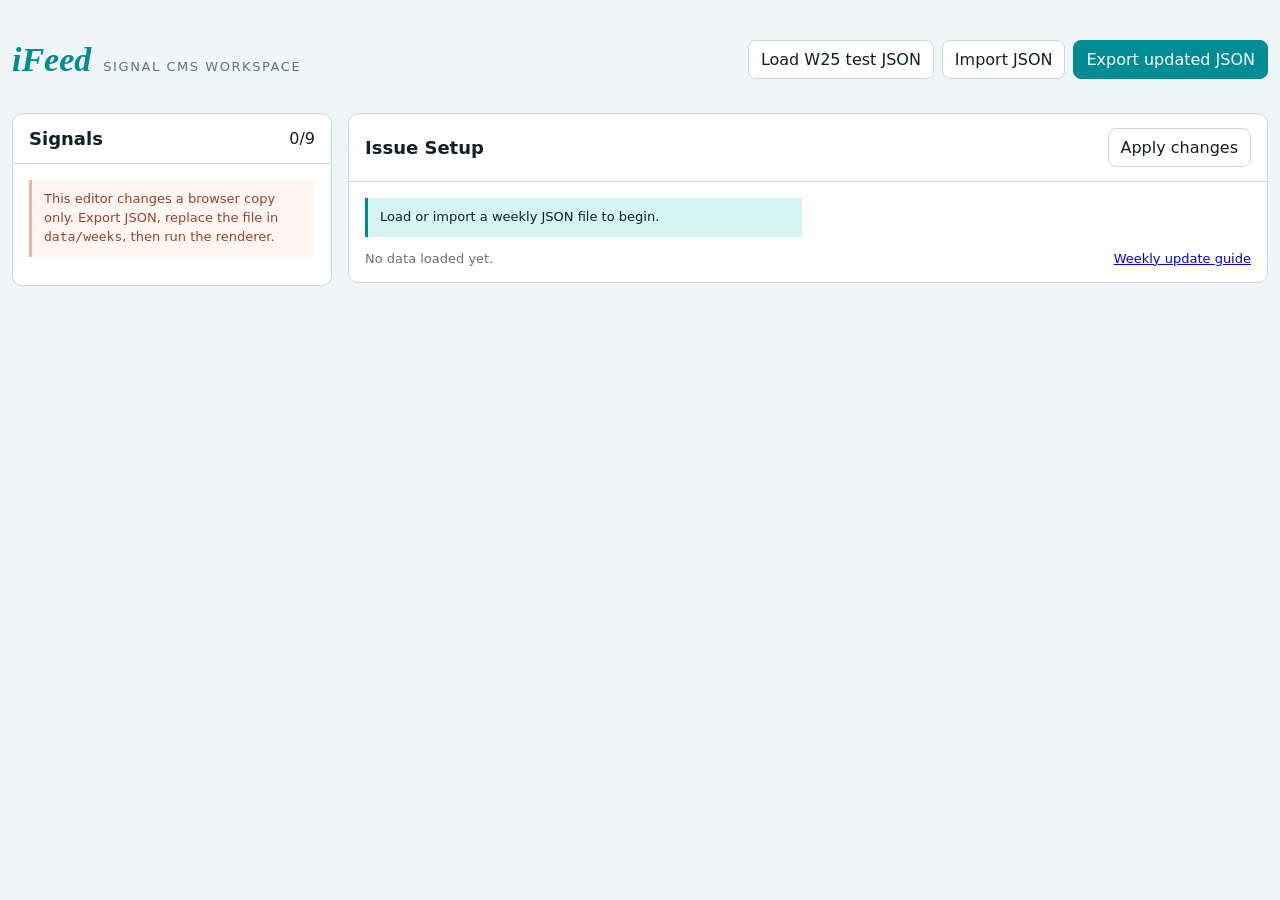
<file: admin/index.html>
<!doctype html>
<html lang="en">
<head>
<meta charset="utf-8">
<meta name="viewport" content="width=device-width, initial-scale=1">
<title>iFeed Signal CMS · W25 Workspace</title>
<style>
:root {
  color-scheme: light;
  --bg: #eef6f7;
  --surface: #ffffff;
  --ink: #10202a;
  --muted: #64727c;
  --rule: #c9d8dd;
  --accent: #008c95;
  --accent-soft: #d6f4f1;
  --warn: #9a432b;
}
* { box-sizing: border-box; }
body {
  margin: 0;
  background: var(--bg);
  color: var(--ink);
  font-family: Inter, ui-sans-serif, system-ui, -apple-system, BlinkMacSystemFont, "Segoe UI", sans-serif;
}
button, input, textarea, select { font: inherit; }
.shell { width: min(1320px, calc(100% - 24px)); margin: 0 auto; padding: 22px 0 40px; }
.topbar {
  display: flex;
  align-items: center;
  justify-content: space-between;
  gap: 16px;
  padding: 18px 0;
}
.brand { display: flex; align-items: baseline; gap: 12px; }
.brand strong { font-family: Georgia, serif; font-style: italic; font-size: 34px; color: var(--accent); }
.brand span { color: var(--muted); font-size: 13px; letter-spacing: .12em; text-transform: uppercase; }
.actions { display: flex; flex-wrap: wrap; gap: 8px; justify-content: flex-end; }
.btn {
  border: 1px solid var(--rule);
  border-radius: 8px;
  background: var(--surface);
  color: var(--ink);
  padding: 9px 12px;
  cursor: pointer;
}
.btn.primary { border-color: var(--accent); background: var(--accent); color: #fff; }
.btn:focus, input:focus, textarea:focus, select:focus { outline: 3px solid #9bc4ff; outline-offset: 2px; }
.grid { display: grid; grid-template-columns: 320px minmax(0, 1fr); gap: 16px; align-items: start; }
.panel {
  border: 1px solid var(--rule);
  border-radius: 10px;
  background: var(--surface);
  overflow: hidden;
}
.panel-head {
  display: flex;
  align-items: center;
  justify-content: space-between;
  gap: 10px;
  border-bottom: 1px solid var(--rule);
  padding: 14px 16px;
}
.panel-head h1, .panel-head h2 { margin: 0; font-size: 18px; }
.panel-body { padding: 16px; }
.status {
  display: grid;
  grid-template-columns: repeat(4, minmax(0, 1fr));
  gap: 10px;
  margin-bottom: 16px;
}
.metric { border: 1px solid var(--rule); border-radius: 8px; padding: 12px; background: #f8fbfc; }
.metric span { display: block; color: var(--muted); font-size: 11px; letter-spacing: .12em; text-transform: uppercase; }
.metric b { display: block; margin-top: 6px; font-size: 18px; }
.signal-list { display: grid; gap: 8px; }
.signal-button {
  width: 100%;
  border: 1px solid var(--rule);
  border-radius: 8px;
  background: #f8fbfc;
  color: var(--ink);
  padding: 10px;
  text-align: left;
  cursor: pointer;
}
.signal-button.active { border-color: var(--accent); background: var(--accent-soft); }
.signal-button small { display: block; color: var(--muted); margin-bottom: 4px; }
.form-grid { display: grid; grid-template-columns: repeat(2, minmax(0, 1fr)); gap: 12px; }
.field { display: grid; gap: 6px; }
.field.full { grid-column: 1 / -1; }
label { color: var(--muted); font-size: 11px; font-weight: 700; letter-spacing: .11em; text-transform: uppercase; }
input, textarea, select {
  width: 100%;
  border: 1px solid var(--rule);
  border-radius: 8px;
  background: #fff;
  color: var(--ink);
  padding: 10px 11px;
}
textarea { min-height: 92px; resize: vertical; line-height: 1.45; }
.note {
  border-left: 3px solid var(--accent);
  background: var(--accent-soft);
  padding: 10px 12px;
  color: var(--ink);
  font-size: 13px;
  line-height: 1.45;
}
.warning { border-color: #e9b9a8; background: #fff5f1; color: var(--warn); }
.footer-row {
  display: flex;
  align-items: center;
  justify-content: space-between;
  gap: 12px;
  margin-top: 14px;
  color: var(--muted);
  font-size: 13px;
}
.hidden-file { display: none; }
@media (max-width: 920px) {
  .grid, .form-grid, .status { grid-template-columns: 1fr; }
  .topbar { align-items: flex-start; flex-direction: column; }
  .actions { justify-content: flex-start; }
}
</style>
</head>
<body>
<main class="shell">
  <header class="topbar">
    <div class="brand"><strong>iFeed</strong><span>Signal CMS Workspace</span></div>
    <div class="actions">
      <button class="btn" id="loadDefault">Load W25 test JSON</button>
      <button class="btn" id="importButton">Import JSON</button>
      <button class="btn primary" id="exportButton">Export updated JSON</button>
      <input class="hidden-file" id="fileInput" type="file" accept="application/json,.json">
    </div>
  </header>

  <section class="status" id="status"></section>

  <section class="grid">
    <aside class="panel">
      <div class="panel-head">
        <h1>Signals</h1>
        <span id="signalCount">0/9</span>
      </div>
      <div class="panel-body">
        <div class="note warning">
          This editor changes a browser copy only. Export JSON, replace the file in <code>data/weeks</code>, then run the renderer.
        </div>
        <div class="signal-list" id="signalList" style="margin-top:12px"></div>
      </div>
    </aside>

    <section class="panel">
      <div class="panel-head">
        <h2 id="editorTitle">Issue Setup</h2>
        <button class="btn" id="applyButton">Apply changes</button>
      </div>
      <div class="panel-body">
        <div class="form-grid" id="form"></div>
        <div class="footer-row">
          <span id="saveState">No data loaded yet.</span>
          <a href="../docs/WEEKLY_UPDATE_GUIDE.md">Weekly update guide</a>
        </div>
      </div>
    </section>
  </section>
</main>

<script>
const DEFAULT_JSON = '../data/weeks/2026-W25.json';
let data = null;
let selectedIndex = -1;

const fieldGroups = {
  issue: [
    ['issue.week', 'Week'],
    ['issue.issueNumber', 'Issue number'],
    ['issue.slug', 'Slug'],
    ['issue.outputFile', 'Output file'],
    ['issue.publishDate', 'Publish date'],
    ['issue.coverage.start', 'Coverage start'],
    ['issue.coverage.end', 'Coverage end'],
    ['issue.coverage.actualEnd', 'Actual end'],
    ['issue.title', 'Title', 'textarea'],
    ['issue.theme', 'Theme'],
    ['issue.dek', 'Meta description', 'textarea'],
    ['issue.lede', 'Lede', 'textarea'],
    ['workflow.status', 'Workflow status'],
    ['workflow.sourceChecked', 'Source checked', 'checkbox'],
    ['workflow.claimChecked', 'Claim checked', 'checkbox'],
    ['workflow.editorApproved', 'Editor approved', 'checkbox'],
    ['workflow.publishApproved', 'Publish approved', 'checkbox']
  ],
  signal: [
    ['number', 'Number'],
    ['id', 'ID'],
    ['lane', 'Domain lane'],
    ['horizon', 'Horizon'],
    ['title', 'Title', 'textarea'],
    ['cardFact', 'Card fact', 'textarea'],
    ['whyItMatters', 'Decision relevance', 'textarea'],
    ['sourceTitle', 'Source title', 'textarea'],
    ['sourceUrl', 'Source URL'],
    ['sourceDate', 'Source date'],
    ['sourceType', 'Source type'],
    ['expandedSummary', 'Expanded summary', 'textarea'],
    ['claimBoundary', 'Claim boundary', 'textarea'],
    ['tiles.0.text', 'Tile 1 text', 'textarea'],
    ['tiles.1.text', 'Tile 2 text', 'textarea'],
    ['tiles.2.text', 'Tile 3 text', 'textarea'],
    ['visual.title', 'Visual title'],
    ['visual.footer', 'Visual footer', 'textarea']
  ]
};

function getPath(obj, path) {
  return path.split('.').reduce((acc, part) => acc == null ? '' : acc[part], obj);
}

function setPath(obj, path, value) {
  const parts = path.split('.');
  let ref = obj;
  parts.slice(0, -1).forEach(part => {
    if (ref[part] == null) ref[part] = {};
    ref = ref[part];
  });
  const key = parts[parts.length - 1];
  const current = ref[key];
  if (typeof current === 'number') ref[key] = Number(value);
  else if (typeof current === 'boolean') ref[key] = Boolean(value);
  else ref[key] = value;
}

function renderStatus() {
  if (!data) {
    document.getElementById('status').innerHTML = '';
    return;
  }
  const signals = data.signals || [];
  const checked = ['sourceChecked', 'claimChecked', 'editorApproved', 'publishApproved']
    .filter(key => data.workflow && data.workflow[key]).length;
  document.getElementById('status').innerHTML = [
    ['Week', data.issue?.week || '-'],
    ['Signals', `${signals.length}/9`],
    ['Workflow', data.workflow?.status || 'draft'],
    ['Checks', `${checked}/4`]
  ].map(([label, value]) => `<div class="metric"><span>${label}</span><b>${value}</b></div>`).join('');
}

function renderList() {
  const list = document.getElementById('signalList');
  const signals = data?.signals || [];
  document.getElementById('signalCount').textContent = `${signals.length}/9`;
  list.innerHTML = signals.map((signal, index) => `
    <button class="signal-button ${index === selectedIndex ? 'active' : ''}" data-index="${index}">
      <small>${String(signal.number).padStart(2, '0')} · ${signal.lane || 'No lane'}</small>
      ${signal.title || 'Untitled signal'}
    </button>
  `).join('');
  list.querySelectorAll('button').forEach(button => {
    button.addEventListener('click', () => {
      applyForm();
      selectedIndex = Number(button.dataset.index);
      renderAll();
    });
  });
}

function renderForm() {
  const form = document.getElementById('form');
  const title = document.getElementById('editorTitle');
  if (!data) {
    form.innerHTML = '<div class="note">Load or import a weekly JSON file to begin.</div>';
    title.textContent = 'Issue Setup';
    return;
  }
  const editingIssue = selectedIndex < 0;
  const source = editingIssue ? data : data.signals[selectedIndex];
  const fields = editingIssue ? fieldGroups.issue : fieldGroups.signal;
  title.textContent = editingIssue ? 'Issue Setup' : `Signal ${String(source.number).padStart(2, '0')}`;
  form.innerHTML = fields.map(([path, label, type]) => {
    const value = editingIssue ? getPath(data, path) : getPath(source, path);
    const id = `field-${path.replace(/[^a-z0-9]/gi, '-')}`;
    if (type === 'checkbox') {
      return `<div class="field"><label for="${id}">${label}</label><select id="${id}" data-path="${path}"><option value="false"${!value ? ' selected' : ''}>No</option><option value="true"${value ? ' selected' : ''}>Yes</option></select></div>`;
    }
    if (type === 'textarea') {
      return `<div class="field full"><label for="${id}">${label}</label><textarea id="${id}" data-path="${path}">${escapeHtml(value)}</textarea></div>`;
    }
    return `<div class="field"><label for="${id}">${label}</label><input id="${id}" data-path="${path}" value="${escapeHtml(value)}"></div>`;
  }).join('');
}

function escapeHtml(value) {
  return String(value ?? '').replace(/[&<>"']/g, char => ({
    '&': '&amp;', '<': '&lt;', '>': '&gt;', '"': '&quot;', "'": '&#039;'
  }[char]));
}

function applyForm() {
  if (!data) return;
  const editingIssue = selectedIndex < 0;
  const source = editingIssue ? data : data.signals[selectedIndex];
  document.querySelectorAll('[data-path]').forEach(input => {
    const path = input.dataset.path;
    const raw = input.tagName === 'SELECT' && ['true', 'false'].includes(input.value) ? input.value === 'true' : input.value;
    setPath(source, path, raw);
  });
  document.getElementById('saveState').textContent = `Applied in browser at ${new Date().toLocaleTimeString()}. Export JSON to save it.`;
  renderStatus();
  renderList();
}

function renderAll() {
  renderStatus();
  renderList();
  renderForm();
}

async function loadDefault() {
  const response = await fetch(DEFAULT_JSON, { cache: 'no-store' });
  if (!response.ok) throw new Error(`Could not load ${DEFAULT_JSON}`);
  data = await response.json();
  selectedIndex = -1;
  document.getElementById('saveState').textContent = 'Loaded W25 test JSON.';
  renderAll();
}

function exportJson() {
  applyForm();
  const blob = new Blob([JSON.stringify(data, null, 2) + '\n'], { type: 'application/json' });
  const url = URL.createObjectURL(blob);
  const link = document.createElement('a');
  link.href = url;
  link.download = data?.issue?.week ? `${data.issue.week}.json` : 'weekly-signals.json';
  link.click();
  URL.revokeObjectURL(url);
}

document.getElementById('loadDefault').addEventListener('click', () => loadDefault().catch(error => {
  document.getElementById('saveState').textContent = error.message;
}));
document.getElementById('importButton').addEventListener('click', () => document.getElementById('fileInput').click());
document.getElementById('fileInput').addEventListener('change', async event => {
  const [file] = event.target.files;
  if (!file) return;
  data = JSON.parse(await file.text());
  selectedIndex = -1;
  document.getElementById('saveState').textContent = `Imported ${file.name}.`;
  renderAll();
});
document.getElementById('exportButton').addEventListener('click', exportJson);
document.getElementById('applyButton').addEventListener('click', () => {
  applyForm();
  renderAll();
});

renderAll();
</script>
</body>
</html>
</file>
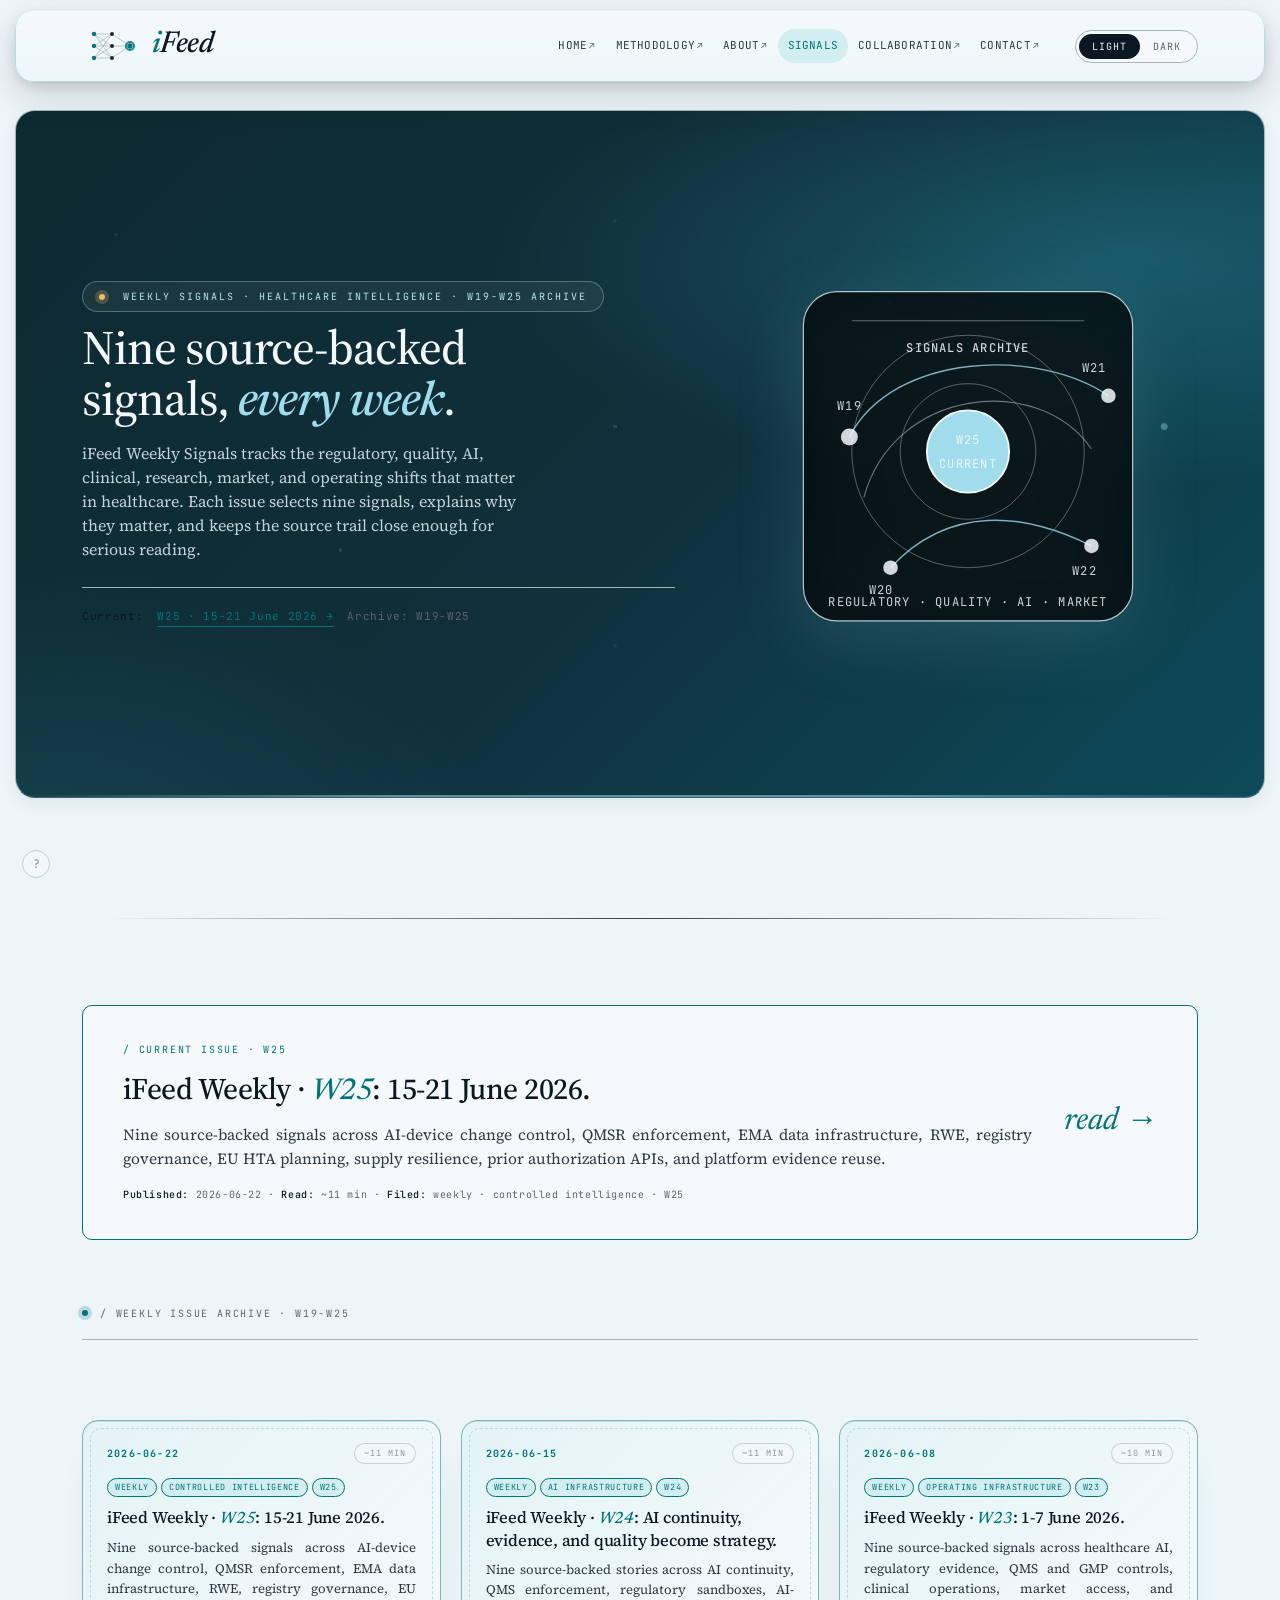
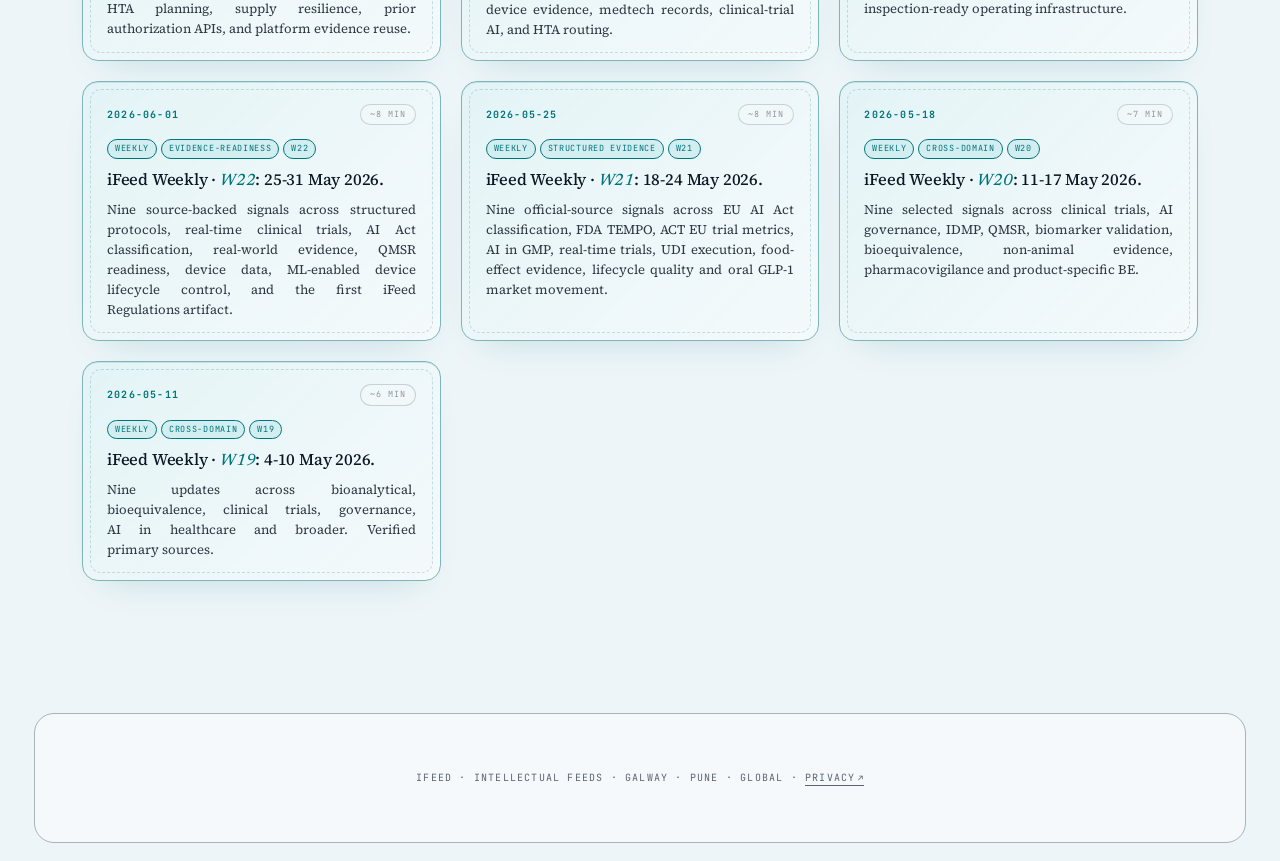
<file: public/index.html>
<!doctype html>
<html lang="en" data-theme="light">
<head>
<meta charset="utf-8" />
<meta name="viewport" content="width=device-width, initial-scale=1" />
<meta http-equiv="Cache-Control" content="no-cache, no-store, must-revalidate" />
<meta http-equiv="Pragma" content="no-cache" />
<meta http-equiv="Expires" content="0" />
<title>iFeed Weekly Signals</title>
<meta name="description" content="iFeed Weekly Signals · source-backed healthcare intelligence across regulation, quality, AI, evidence, markets, and operations." />
<link rel="preconnect" href="https://fonts.googleapis.com" />
<link rel="preconnect" href="https://fonts.gstatic.com" crossorigin />
<link href="https://fonts.googleapis.com/css2?family=Inter:wght@400;500;600;700&family=JetBrains+Mono:wght@400;500&family=Newsreader:ital,opsz,wght@0,6..72,400;0,6..72,500;0,6..72,600;1,6..72,400;1,6..72,500;1,6..72,600&family=Source+Serif+4:opsz,wght@8..60,400;8..60,500;8..60,600&display=swap" rel="stylesheet" />
<link rel="stylesheet" href="theme.css?v=20260504au" />
<link rel="stylesheet" href="mark.css?v=20260504au" />
<script src="site.js?v=20260504au" defer></script>
<style>
  .wrap { max-width: 1180px; margin: 0 auto; padding: 0 32px; }
  .nav { position: sticky; top: 0; z-index: 50; background: color-mix(in srgb, var(--bg) 92%, transparent); backdrop-filter: blur(10px); border-bottom: 1px solid var(--rule); }
  .nav .nav-inner { max-width: 1180px; margin: 0 auto; padding: 22px 32px 22px 32px; display: flex; align-items: center; justify-content: space-between; gap: 14px; }
  .nav .brand { display: inline-flex; align-items: center; gap: 12px; }
  .nav .brand .nn11 { width: 88px; }
  .nav .brand .if-mark { font-size: 42px; }
  .nav .links { display: flex; gap: 2px; font-family: 'JetBrains Mono', monospace; font-size: 11px; letter-spacing: 0.02em; text-transform: uppercase; color: var(--ink-2); }
  .nav .links a { padding: 6px 0; border-bottom: 1px solid transparent; }
  .nav .links a:hover { color: var(--accent); border-bottom-color: var(--accent); }
  .nav .links a.current { color: var(--accent); }

  .hero { padding: 70px 0 48px; border-bottom: 1px solid var(--rule); }
  .hero .eyebrow { font-family: 'JetBrains Mono', monospace; font-size: 11px; letter-spacing: 0.18em; text-transform: uppercase; color: var(--accent); margin-bottom: 16px; }
  .hero h1 { font-family: 'Source Serif 4', serif; font-size: clamp(38px, 4.6vw, 56px); font-weight: 500; letter-spacing: -0.02em; line-height: 1.05; margin: 0 0 20px; max-width: 22ch; }
  .hero h1 em { font-family: 'Newsreader', serif; font-style: italic; color: var(--accent); }
  .hero .lede { font-family: 'Source Serif 4', serif; font-size: 19px; line-height: 1.55; color: var(--ink-2); max-width: 64ch; margin: 0; }
  .hero .lede em { font-family: 'Newsreader', serif; font-style: italic; color: var(--accent); }
  /* Hero 2-column with banner viz on the right (round 2.27 · adds the
     "small artifact in banner" pattern that other top-level pages have) */
  .hero-grid { display: grid; grid-template-columns: 1.3fr 1fr; gap: 56px; align-items: center; }
  @media (max-width: 960px) { .hero-grid { grid-template-columns: 1fr; gap: 28px; } .hero-viz { max-width: 320px; margin: 8px auto 0; justify-self: center; } }
  .hero-viz { width: 100%; max-width: 460px; justify-self: end; }
  .hero-viz svg { width: 100%; height: auto; display: block; overflow: visible; }
  /* Weekly Signals banner artifact · five weekly releases, one current issue */
  .signal-map .sm-panel { fill: color-mix(in srgb, var(--hero-bg) 44%, transparent); stroke: var(--hero-fg); stroke-width: 1; opacity: 0.72; }
  .signal-map .sm-orbit { fill: none; stroke: var(--hero-fg); stroke-width: 0.8; opacity: 0.34; }
  .signal-map .sm-path { fill: none; stroke: var(--hero-em); stroke-width: 1.2; opacity: 0.78; }
  .signal-map .sm-path-soft { fill: none; stroke: var(--hero-fg); stroke-width: 0.9; opacity: 0.42; }
  .signal-map .sm-node { fill: var(--hero-fg); opacity: 0.86; }
  .signal-map .sm-node-current { fill: var(--hero-em); stroke: var(--hero-fg); stroke-width: 1.5; }
  .signal-map .sm-label { font-family: 'JetBrains Mono', monospace; font-size: 8.5px; letter-spacing: 0.16em; text-transform: uppercase; fill: var(--hero-fg); opacity: 0.88; }
  .signal-map .sm-title { font-family: 'Source Serif 4', serif; font-size: 19px; font-weight: 500; fill: var(--hero-fg); }
  .signal-map .sm-current { font-family: 'JetBrains Mono', monospace; font-size: 9.5px; letter-spacing: 0.16em; text-transform: uppercase; fill: var(--hero-em); }
  .signal-map .sm-rule { stroke: var(--hero-fg); stroke-width: 0.7; opacity: 0.44; }

  /* Featured note */
  .feature { padding: 30px 0 16px; }
  .feature-card { padding: 36px 40px; background: var(--surface); border: 1px solid var(--accent); display: grid; grid-template-columns: 1fr auto; gap: 32px; align-items: center; transition: transform 0.18s; color: inherit; }
  .feature-card:hover { }
  @media (max-width: 760px) { .feature-card { grid-template-columns: 1fr; } }
  .feature-card .lab { font-family: 'JetBrains Mono', monospace; font-size: 10px; letter-spacing: 0.18em; text-transform: uppercase; color: var(--accent); margin-bottom: 14px; }
  .feature-card h2 { font-family: 'Source Serif 4', serif; font-size: 30px; font-weight: 500; letter-spacing: -0.018em; line-height: 1.15; margin: 0 0 14px; }
  .feature-card h2 em { font-family: 'Newsreader', serif; font-style: italic; color: var(--accent); }
  .feature-card p { font-family: 'Source Serif 4', serif; font-size: 15.5px; color: var(--ink-2); line-height: 1.55; margin: 0 0 16px; }
  .feature-card .meta { font-family: 'JetBrains Mono', monospace; font-size: 10px; letter-spacing: 0.06em; color: var(--ink-3); }
  .feature-card .meta b { color: var(--ink); font-weight: 500; }
  .feature-arrow { font-family: 'Newsreader', serif; font-style: italic; font-size: 32px; color: var(--accent); white-space: nowrap; }

  /* Notes gallery · iFeed-distinctive card-grid */
  .timeline { padding: 50px 0 80px; }
  .tl-h { font-family: 'JetBrains Mono', monospace; font-size: 10px; letter-spacing: 0.18em; text-transform: uppercase; color: var(--ink-3); margin: 0 0 28px; padding-bottom: 12px; border-bottom: 1px solid var(--rule-2); display: flex; align-items: center; gap: 12px; }
  .tl-h::before { content: ""; display: inline-block; width: 6px; height: 6px; border-radius: 50%; background: var(--accent); box-shadow: 0 0 0 4px color-mix(in srgb, var(--accent) 22%, transparent); }
  /* ───── Notes redesign · GLASS card · all-corner rounded · light folder icon ─────
     Single-piece card: fully rounded 16px, glass gradient + backdrop blur + dashed inner ring.
     Date sits inside as a light folder-icon + label, NOT an overhanging tab. */
  .gallery { display: grid !important; grid-template-columns: repeat(3, 1fr) !important; gap: 20px !important; padding: 24px 0 16px !important; margin: 0 !important; }
  @media (max-width: 1080px) { .gallery { grid-template-columns: repeat(2, 1fr) !important; } }
  @media (max-width: 720px) { .gallery { grid-template-columns: 1fr !important; } }

  /* Card · single glass piece, all corners curved */
  .note-row {
    position: relative;
    display: flex; flex-direction: column !important;
    padding: 22px 24px 20px !important;
    background: linear-gradient(135deg,
      color-mix(in srgb, var(--accent-bg) 50%, var(--surface)) 0%,
      color-mix(in srgb, var(--surface) 92%, transparent) 100%) !important;
    border: 1.5px solid color-mix(in srgb, var(--accent) 30%, var(--rule)) !important;
    border-radius: 16px !important;
    overflow: hidden !important;
    backdrop-filter: blur(8px); -webkit-backdrop-filter: blur(8px);
    box-shadow:
      0 1px 0 color-mix(in srgb, var(--accent) 14%, transparent) inset,
      0 18px 36px -22px color-mix(in srgb, var(--accent) 22%, transparent);
    transition: transform 0.22s, box-shadow 0.22s, border-color 0.18s !important;
    color: inherit; text-decoration: none;
    min-height: 0 !important; gap: 0 !important;
  }
  .note-row::before {
    content: ""; position: absolute; inset: 7px; border-radius: 11px;
    border: 1px dashed color-mix(in srgb, var(--accent) 20%, transparent);
    pointer-events: none; z-index: 0;
  }
  .note-row::after { display: none !important; box-shadow: none !important; }
  .note-row > * { position: relative; z-index: 1; }
  .note-row:hover {
    transform: translateY(-3px) !important;
    border-color: var(--accent) !important;
    box-shadow:
      0 1px 0 color-mix(in srgb, var(--accent) 22%, transparent) inset,
      0 26px 52px -24px color-mix(in srgb, var(--accent) 32%, transparent) !important;
  }

  /* TOP META ROW · light folder icon + date + read-time pill */
  .note-row .visual {
    display: flex !important; flex-direction: row !important;
    align-items: center !important; justify-content: space-between !important;
    aspect-ratio: auto !important;
    background: transparent !important;
    border: 0 !important;
    margin: 0 0 14px 0 !important;
    padding: 0 !important;
    overflow: visible !important;
    isolation: auto !important;
    gap: 10px !important;
    height: auto !important;
  }
  .note-row .visual::before, .note-row .visual::after { display: none !important; }
  .note-row .visual .glyph, .note-row .visual .if-stamp, .note-row .visual .pulse { display: none !important; }
  /* Date label · plain accent text, bold, no icon */
  .note-row .visual .yr {
    position: static !important;
    padding: 0 !important;
    background: transparent !important;
    background-image: none !important;
    color: var(--accent) !important;
    font-family: 'JetBrains Mono', monospace !important;
    font-style: normal !important;
    font-size: 10px !important;
    line-height: 1.4 !important;
    letter-spacing: 0.12em !important;
    text-transform: uppercase !important;
    opacity: 1 !important;
    font-weight: 700 !important;
    backdrop-filter: none !important;
    white-space: nowrap;
  }
  .note-row .visual .yr::after { display: none !important; }
  /* Read-time pill · soft light grey */
  .note-row .visual .right {
    position: static !important;
    padding: 3px 9px !important;
    background: color-mix(in srgb, var(--surface) 50%, transparent) !important;
    backdrop-filter: none !important;
    color: color-mix(in srgb, var(--ink-3) 65%, var(--surface)) !important;
    border: 1px solid color-mix(in srgb, var(--rule-2) 55%, transparent) !important;
    border-radius: 999px !important;
    font-family: 'JetBrains Mono', monospace !important;
    font-size: 8.5px !important;
    letter-spacing: 0.12em !important;
    text-transform: uppercase !important;
    opacity: 1 !important;
  }

  /* BODY · glass content (all sits inside the single card) */
  .note-row .body {
    position: static !important;
    padding: 0 !important;
    background: transparent !important;
    border: 0 !important;
    border-radius: 0 !important;
    backdrop-filter: none !important;
    box-shadow: none !important;
    display: flex !important; flex-direction: column !important;
    gap: 8px !important;
    flex: 1 1 auto;
    min-width: 0;
    overflow: visible !important;
  }
  .note-row .body::before { display: none !important; }

  @media (max-width: 540px) {
    .note-row { padding: 20px 20px 18px !important; }
  }
  .note-row::after { content: ""; position: absolute; inset: 0; border-radius: 14px; pointer-events: none; box-shadow: inset 0 0 0 1px transparent; transition: box-shadow 0.28s; }
  .note-row:hover { transform: translateY(-2px) !important; border-color: var(--accent) !important; box-shadow: 0 18px 36px -22px color-mix(in srgb, var(--accent) 30%, transparent) !important; }
  .note-row:hover::after { box-shadow: none !important; }
  .note-row .visual { position: relative; aspect-ratio: 16 / 10; display: flex; align-items: center; justify-content: center; overflow: hidden; isolation: isolate; }
  .note-row .visual::before { content: ""; position: absolute; inset: 0; opacity: 1; z-index: 1; }
  /* iFeed-distinctive: faint neural-network silhouette in banner */
  .note-row .visual::after { content: ""; position: absolute; inset: 0; z-index: 2; background-image:
    radial-gradient(circle at 18% 32%, var(--banner-pattern-a) 1.6px, transparent 2px),
    radial-gradient(circle at 18% 56%, var(--banner-pattern-a) 1.6px, transparent 2px),
    radial-gradient(circle at 18% 80%, var(--banner-pattern-a) 1.6px, transparent 2px),
    radial-gradient(circle at 50% 32%, var(--banner-pattern-b) 1.6px, transparent 2px),
    radial-gradient(circle at 50% 56%, var(--banner-pattern-b) 1.6px, transparent 2px),
    radial-gradient(circle at 50% 80%, var(--banner-pattern-b) 1.6px, transparent 2px),
    radial-gradient(circle at 82% 56%, var(--banner-pattern-c) 2.6px, transparent 3px),
    linear-gradient(110deg, transparent 35%, var(--banner-pattern-a) 50%, transparent 65%);
    pointer-events: none; mix-blend-mode: screen; }
  .note-row .glyph { position: relative; z-index: 3; font-family: 'Newsreader', serif; font-style: italic; font-size: 60px; color: var(--banner-fg); line-height: 1; text-shadow: 0 2px 18px color-mix(in srgb, var(--ink) 50%, transparent); letter-spacing: -0.02em; transition: transform 0.4s cubic-bezier(0.2, 0.7, 0.3, 1); }
  .note-row:hover .glyph { transform: scale(1.08) translateX(-2px); }
  /* iFeed brand mark · top-right corner */
  .note-row .visual .if-stamp { position: absolute; top: 14px; right: 14px; z-index: 3; width: 22px; height: 22px; border: 1px solid var(--banner-stamp-bd); border-radius: 50%; display: flex; align-items: center; justify-content: center; font-family: 'Newsreader', serif; font-style: italic; font-size: 13px; color: var(--banner-fg); opacity: 0.85; backdrop-filter: blur(6px); background: var(--banner-stamp-bg); }
  .note-row .visual .yr { position: absolute; bottom: 14px; left: 16px; z-index: 3; font-family: 'JetBrains Mono', monospace; font-size: 10px; letter-spacing: 0.14em; color: var(--banner-fg); text-transform: uppercase; opacity: 0.96; padding: 4px 10px; background: var(--banner-overlay); border-radius: 999px; backdrop-filter: blur(6px); }
  .note-row .visual .right { position: absolute; bottom: 14px; right: 16px; z-index: 3; font-family: 'JetBrains Mono', monospace; font-size: 10px; letter-spacing: 0.14em; color: var(--banner-fg); text-transform: uppercase; opacity: 0.96; padding: 4px 10px; background: var(--banner-overlay); border-radius: 999px; backdrop-filter: blur(6px); }
  .note-row .body .topics { order: 1; margin-bottom: 2px; flex-wrap: wrap; gap: 4px !important; }
  .note-row .body .topics .chip { font-size: 8.5px !important; padding: 2px 7px !important; }
  .note-row .body h3 { order: 2 !important; margin: 0 !important; font-size: 16.5px !important; line-height: 1.28 !important; letter-spacing: -0.012em !important; }
  .note-row .body p { order: 3 !important; font-size: 13px !important; line-height: 1.55 !important; }
  /* Newsreader-italic accent stripe at top of body — iFeed-distinctive */
  .note-row .body::before { content: ""; position: absolute; top: 0; left: 24px; right: 24px; height: 1px; background: linear-gradient(90deg, var(--accent), transparent); opacity: 0; transition: opacity 0.28s; }
  .note-row:hover .body::before { opacity: 1; }
  .note-row .body .topics { display: flex; gap: 6px; flex-wrap: wrap; order: 1; }
  .note-row .body .topics .chip { font-family: 'JetBrains Mono', monospace; font-size: 9px; padding: 3px 9px; letter-spacing: 0.08em; text-transform: uppercase; border: 1px solid var(--accent); color: var(--accent); background: var(--accent-bg); border-radius: 999px; transition: background 0.18s; }
  .note-row:hover .body .topics .chip { background: color-mix(in srgb, var(--accent-bg) 80%, var(--accent)); }
  .note-row .body h3 { order: 2; font-family: 'Source Serif 4', serif; font-size: 18px; font-weight: 500; margin: 0; letter-spacing: -0.008em; line-height: 1.3; color: var(--ink); transition: color 0.22s; }
  .note-row .body h3 em { font-family: 'Newsreader', serif; font-style: italic; color: var(--accent); }
  .note-row .body p { display: block !important; font-family: 'Source Serif 4', serif; font-size: 13.5px; color: var(--ink-2); line-height: 1.55; margin: 0 !important; order: 3; }
  .note-row:hover h3 { color: var(--accent); }
  /* Subtle visual band line · pulses on hover */
  .note-row .visual .pulse { position: absolute; bottom: 0; left: 0; right: 0; height: 2px; background: linear-gradient(90deg, transparent, var(--accent), transparent); transform: translateX(-100%); transition: transform 0.6s ease; z-index: 4; }
  .note-row:hover .visual .pulse { transform: translateX(100%); }
  /* Topic-coloured visual banners */
  .note-row[data-topics*="eu-ai-act"] .visual::before { background: linear-gradient(135deg, #3F6D7E 0%, #1F3F4D 100%); }
  .note-row[data-topics*="fda"] .visual::before { background: linear-gradient(135deg, #5A6F8A 0%, #2D3A4B 100%); }
  .note-row[data-topics*="gmp"] .visual::before { background: linear-gradient(135deg, #6B7D5A 0%, #3D4A2D 100%); }
  .note-row[data-topics*="bioanalytical"] .visual::before { background: linear-gradient(135deg, #7A6C4F 0%, #4A3F2D 100%); }
  .note-row[data-topics*="bioequivalence"] .visual::before { background: linear-gradient(135deg, #8A6B6B 0%, #4F3838 100%); }
  .note-row[data-topics*="clinical"] .visual::before { background: linear-gradient(135deg, #6F7C8A 0%, #3D4754 100%); }
  .note-row[data-topics*="governance"] .visual::before { background: linear-gradient(135deg, #5C7470 0%, #2F4441 100%); }
  .note-row[data-topics*="methodology"] .visual::before { background: linear-gradient(135deg, #7A5A75 0%, #422E40 100%); }
  /* Default fallback for any unmatched */
  .note-row .visual::before { background: linear-gradient(135deg, var(--accent) 0%, color-mix(in srgb, var(--accent) 60%, var(--ink)) 100%); }
  .note-row.ph { opacity: 0.55; pointer-events: none; }
  .note-row.ph .visual::before { background: linear-gradient(135deg, var(--ink-3) 0%, var(--rule-2) 100%); }
  .note-row.subscribe-card .visual::before { background: linear-gradient(135deg, var(--ink) 0%, var(--accent) 100%); }
  .note-row.subscribe-card { border-color: var(--accent); }

  footer { padding: 40px 0 80px; }
  footer .credits { font-family: 'JetBrains Mono', monospace; font-size: 10px; color: var(--ink-3); letter-spacing: 0.12em; text-transform: uppercase; text-align: center; }

  /* Responsive · banner + card adjustments for narrow viewports */
  @media (max-width: 540px) {
    .note-row .visual { aspect-ratio: 16 / 9; }
    .note-row .glyph { font-size: 48px; }
    .note-row .body { padding: 18px 18px 22px; }
    .note-row .body h3 { font-size: 17px; }
    .gallery { gap: 16px; grid-template-columns: 1fr; }
  }
  @media (max-width: 760px) {
    .feature-card { padding: 28px 26px; }
    .feature-card h2 { font-size: 24px; }
    .filter-strip .chips { gap: 6px; }
  }

  /* hero · banner · contrast-with-page (light page → dark banner, dark page → light banner) */
  .hero-banner-canvas {
    position: relative; overflow: hidden; isolation: isolate;
    background:
      radial-gradient(ellipse 80% 60% at 80% 30%, var(--hero-glow-a) 0%, transparent 60%),
      radial-gradient(ellipse 60% 80% at 0% 100%, var(--hero-glow-b) 0%, transparent 55%),
      linear-gradient(135deg, var(--hero-base) 0%, var(--hero-mid) 50%, var(--hero-end) 100%);
    border-bottom: 1px solid var(--hero-border);
    color: var(--hero-fg);
  }
  .hero-banner-canvas::before {
    content: ""; position: absolute; inset: 0; z-index: 0; pointer-events: none;
    background-image:
      radial-gradient(circle at 12% 20%, var(--hero-pat-a) 1.4px, transparent 2px),
      radial-gradient(circle at 12% 50%, var(--hero-pat-a) 1.4px, transparent 2px),
      radial-gradient(circle at 12% 80%, var(--hero-pat-a) 1.4px, transparent 2px),
      radial-gradient(circle at 30% 30%, var(--hero-pat-b) 1.6px, transparent 2px),
      radial-gradient(circle at 30% 70%, var(--hero-pat-b) 1.6px, transparent 2px),
      radial-gradient(circle at 50% 50%, var(--hero-pat-b) 1.8px, transparent 2px),
      radial-gradient(circle at 70% 35%, var(--hero-pat-a) 1.4px, transparent 2px),
      radial-gradient(circle at 70% 65%, var(--hero-pat-a) 1.4px, transparent 2px),
      radial-gradient(circle at 90% 50%, var(--hero-pat-c) 3px, transparent 4px);
  }
  .hero-banner-canvas > .wrap, .hero-banner-canvas > * { position: relative; z-index: 1; }
  /* In-banner typography overrides */
  .hero-banner-canvas .eyebrow { color: var(--hero-eyebrow-fg) !important; display: inline-flex; align-items: center; gap: 10px; padding: 6px 14px; border: 1px solid var(--hero-eyebrow-bd); border-radius: 999px; backdrop-filter: blur(6px); background: var(--hero-eyebrow-bg); }
  .hero-banner-canvas .eyebrow .signal-mark { background: var(--hero-signal) !important; box-shadow: 0 0 0 4px var(--hero-signal-halo) !important; }
  .hero-banner-canvas h1 { color: var(--hero-fg) !important; }
  .hero-banner-canvas h1 em { color: var(--hero-em) !important; }
  .hero-banner-canvas .lede { color: var(--hero-fg-soft) !important; }
  .hero-banner-canvas .lede em { color: var(--hero-em) !important; }
  .hero-banner-canvas p { color: var(--hero-fg-soft); }
  .hero-banner-canvas p em { color: var(--hero-em); }
  .hero-banner-canvas .meta, .hero-banner-canvas .meta-strip { color: var(--hero-meta-fg) !important; border-top: 1px solid var(--hero-meta-rule); }
  .hero-banner-canvas .meta b, .hero-banner-canvas .meta-strip b { color: var(--hero-meta-strong) !important; }
  .hero-banner-canvas .meta a, .hero-banner-canvas .meta-strip a { color: var(--hero-em) !important; }
  .hero-banner-canvas a { color: var(--hero-em); }
  .hero-banner-canvas .cta-btn, .hero-banner-canvas .btn { display: inline-flex; align-items: center; gap: 10px; padding: 14px 26px; font-family: 'JetBrains Mono', monospace; font-size: 11px; letter-spacing: 0.14em; text-transform: uppercase; border-radius: 999px; transition: transform 0.2s, background 0.2s, border-color 0.2s, color 0.2s; }
  .hero-banner-canvas .cta-btn.primary, .hero-banner-canvas .btn.primary { background: var(--hero-cta1-bg); color: var(--hero-cta1-fg); border: 1px solid var(--hero-cta1-bg); }
  .hero-banner-canvas .cta-btn.primary:hover, .hero-banner-canvas .btn.primary:hover { transform: translateY(-2px); background: var(--hero-cta1-bg-h); border-color: var(--hero-cta1-bg-h); }
  .hero-banner-canvas .cta-btn.secondary, .hero-banner-canvas .btn.secondary { background: transparent; color: var(--hero-cta2-fg); border: 1px solid var(--hero-cta2-bd); }
  .hero-banner-canvas .cta-btn.secondary:hover, .hero-banner-canvas .btn.secondary:hover { transform: translateY(-2px); background: var(--hero-cta2-bg-h); }
</style>
<link rel="icon" type="image/svg+xml" href="favicon.svg?v=20260504au" />
<!-- Open Graph · share preview metadata (LinkedIn, WhatsApp, Slack, FB) -->
<meta property="og:type" content="website" />
<meta property="og:title" content="iFeed Weekly Signals" />
<meta property="og:description" content="iFeed Weekly Signals · source-backed healthcare intelligence across regulation, quality, AI, evidence, markets, and operations." />
<meta property="og:url" content="https://weeklysignals.ifeed.ie/" />
<meta property="og:image" content="https://iFeed.ie/favicon.svg" />
<meta property="og:site_name" content="iFeed" />
<meta property="og:locale" content="en_IE" />
<!-- Twitter Card · share preview metadata (X / Twitter) -->
<meta name="twitter:card" content="summary" />
<meta name="twitter:title" content="iFeed Weekly Signals" />
<meta name="twitter:description" content="iFeed Weekly Signals · source-backed healthcare intelligence across regulation, quality, AI, evidence, markets, and operations." />
<meta name="twitter:image" content="https://iFeed.ie/favicon.svg" />

<link rel="canonical" href="https://weeklysignals.ifeed.ie/" />
</head>
<body>

<svg width="0" height="0" style="position:absolute" aria-hidden="true">
  <symbol id="nn11" viewBox="0 0 100 80">
    <g class="net-edge"><line x1="20" y1="20" x2="50" y2="20"/><line x1="20" y1="20" x2="50" y2="40"/><line x1="20" y1="20" x2="50" y2="60"/><line x1="20" y1="40" x2="50" y2="20"/><line x1="20" y1="40" x2="50" y2="40"/><line x1="20" y1="40" x2="50" y2="60"/><line x1="20" y1="60" x2="50" y2="20"/><line x1="20" y1="60" x2="50" y2="40"/><line x1="20" y1="60" x2="50" y2="60"/><line x1="50" y1="20" x2="80" y2="40"/><line x1="50" y1="40" x2="80" y2="40"/><line x1="50" y1="60" x2="80" y2="40"/></g>
    <circle class="node-input" cx="20" cy="20" r="3.6"/><circle class="node-input" cx="20" cy="40" r="3.6"/><circle class="node-input" cx="20" cy="60" r="3.6"/>
    <circle class="node-mid" cx="50" cy="20" r="3.2"/><circle class="node-mid" cx="50" cy="40" r="3.2"/><circle class="node-mid" cx="50" cy="60" r="3.2"/>
    <circle class="halo halo-a" cx="80" cy="40" r="6"/><circle class="halo halo-b" cx="80" cy="40" r="7.5"/>
    <circle class="node-out" cx="80" cy="40" r="4.4"/>
  </symbol>
</svg>

<div class="theme-toggle" role="group" aria-label="theme toggle">
  <button type="button" id="t-light" class="active" aria-label="light theme">Light</button>
  <button type="button" id="t-dark" aria-label="dark theme">Dark</button>
</div>

<nav class="nav">
  <div class="nav-inner">
    <a class='brand' href='https://ifeed.ie/'>
      <div class="nn11"><svg viewBox="0 0 100 80" style="width:100%;height:auto;display:block;overflow:visible" aria-label="iFeed neural network mark">
    <g class="nerve">
      <line x1="20" y1="20" x2="50" y2="20"/><line x1="20" y1="20" x2="50" y2="40"/><line x1="20" y1="20" x2="50" y2="60"/>
      <line x1="20" y1="40" x2="50" y2="20"/><line x1="20" y1="40" x2="50" y2="40"/><line x1="20" y1="40" x2="50" y2="60"/>
      <line x1="20" y1="60" x2="50" y2="20"/><line x1="20" y1="60" x2="50" y2="40"/><line x1="20" y1="60" x2="50" y2="60"/>
      <line x1="50" y1="20" x2="80" y2="40"/><line x1="50" y1="40" x2="80" y2="40"/><line x1="50" y1="60" x2="80" y2="40"/>
    </g>
    <circle class="neuron-in" cx="20" cy="20" r="3.6"/><circle class="neuron-in" cx="20" cy="40" r="3.6"/><circle class="neuron-in" cx="20" cy="60" r="3.6"/>
    <circle class="neuron-mid" cx="50" cy="20" r="3.2"/><circle class="neuron-mid" cx="50" cy="40" r="3.2"/><circle class="neuron-mid" cx="50" cy="60" r="3.2"/>
    <circle class="halo-ring halo-a" cx="80" cy="40" r="6"/>
    <circle class="halo-ring halo-b" cx="80" cy="40" r="7.5"/>
    <circle class="neuron-out" cx="80" cy="40" r="4.4"/>
  </svg></div>
      <span class="if-mark sm"><span class="i">i</span>Feed</span>
    </a>
    <button type="button" class="nav-toggle" aria-label="toggle nav" aria-expanded="false"><span class="bar"></span></button>
    <div class="links">
      <a href='https://ifeed.ie/'>Home</a>
      <a href='https://ifeed.ie/methodology/'>Methodology</a>
      <a href='https://ifeed.ie/about/'>About</a>
      <a class='current' href='/'>Signals</a>
      <a href='https://ifeed.ie/collaboration/'>Collaboration</a>
      <a href='https://ifeed.ie/contact/'>Contact</a>
    </div>
  </div>
</nav>
<main>

<header class="hero hero-banner-canvas">
  <div class="wrap">
    <div class="hero-grid">
      <div class="hero-text">
        <div class="eyebrow"><span class="signal-mark"></span>weekly signals &middot; healthcare intelligence &middot; W19-W25 archive</div>
        <h1>Nine source-backed signals, <em>every week</em>.</h1>
        <p class="lede">iFeed Weekly Signals tracks the regulatory, quality, AI, clinical, research, market, and operating shifts that matter in healthcare. Each issue selects nine signals, explains why they matter, and keeps the source trail close enough for serious reading.</p>
        <div style="margin-top: 26px; padding-top: 20px; border-top: 1px solid var(--rule-2); display: flex; gap: 14px; flex-wrap: wrap; font-family: 'JetBrains Mono', monospace; font-size: 11px; letter-spacing: 0.06em; color: var(--ink-3);">
          <span style="color: var(--ink); font-weight: 500;">Current:</span>
          <a href='2026-06-22_weekly-w25 copy.html' style='color: var(--accent); border-bottom: 1px solid var(--accent); padding-bottom: 1px;'>W25 · 15-21 June 2026 &rarr;</a>
          <span>Archive: W19-W25</span>
        </div>
      </div>
      <div class="hero-viz">
        <svg class="banner-art signal-map" viewBox="0 0 380 360" preserveAspectRatio="xMidYMid meet" aria-label="Weekly Signals map showing weekly issues and the current W25 issue">
          <rect class="sm-panel" x="54" y="46" width="272" height="272" rx="28"/>
          <circle class="sm-orbit" cx="190" cy="178" r="96"/>
          <circle class="sm-orbit" cx="190" cy="178" r="56"/>
          <path class="sm-path-soft" d="M104 216 C128 126 248 112 292 176"/>
          <path class="sm-path" d="M92 166 C128 96 248 92 306 132"/>
          <path class="sm-path" d="M126 274 C174 222 236 228 292 256"/>
          <circle class="sm-node" cx="92" cy="166" r="7"/>
          <circle class="sm-node" cx="126" cy="274" r="6"/>
          <circle class="sm-node" cx="306" cy="132" r="6"/>
          <circle class="sm-node" cx="292" cy="256" r="6"/>
          <circle class="sm-node-current" cx="190" cy="178" r="34"/>
          <text class="sm-current" x="190" y="172" text-anchor="middle">W25</text>
          <text class="sm-label" x="190" y="192" text-anchor="middle">current</text>
          <text class="sm-label" x="82" y="144">W19</text>
          <text class="sm-label" x="108" y="296">W20</text>
          <text class="sm-label" x="284" y="112">W21</text>
          <text class="sm-label" x="276" y="280">W22</text>
          <line class="sm-rule" x1="94" y1="70" x2="286" y2="70"/>
          <text class="sm-title" x="190" y="96" text-anchor="middle">Signals archive</text>
          <text class="sm-label" x="190" y="306" text-anchor="middle">regulatory · quality · AI · market</text>
        </svg>
      </div>
    </div>
  </div>
</header>

<div class="wrap">
  <!-- Featured note -->
  <section class="feature">
    <a class='feature-card' href='2026-06-22_weekly-w25 copy.html'>
      <div>
        <div class="lab">/ current issue · W25</div>
        <h2>iFeed Weekly · <em>W25</em>: 15-21 June 2026.</h2>
        <p>Nine source-backed signals across AI-device change control, QMSR enforcement, EMA data infrastructure, RWE, registry governance, EU HTA planning, supply resilience, prior authorization APIs, and platform evidence reuse.</p>
        <div class="meta"><b>Published:</b> 2026-06-22 · <b>Read:</b> ~11 min · <b>Filed:</b> weekly · controlled intelligence · W25</div>
      </div>
      <span class="feature-arrow">read &rarr;</span>
    </a>
  </section>

  <!-- Timeline -->
  <section class="timeline">
    <div class="tl-h">/ Weekly issue archive · W19-W25</div>
    <div class="gallery">
    <a class='note-row' data-domain='cross' data-topics='weekly weekly controlled intelligence w25' href='2026-06-22_weekly-w25 copy.html'>
  <div class="visual"><span class="glyph">W25</span><span class="if-stamp">i</span><span class="pulse"></span><div class="yr">2026-06-22</div><div class="right">~11 min</div></div>
  <div class="body">
    <div class="topics"><span class="chip">weekly</span><span class="chip">controlled intelligence</span><span class="chip">W25</span></div>
    <h3>iFeed Weekly · <em>W25</em>: 15-21 June 2026.</h3>
    <p>Nine source-backed signals across AI-device change control, QMSR enforcement, EMA data infrastructure, RWE, registry governance, EU HTA planning, supply resilience, prior authorization APIs, and platform evidence reuse.<span style="display:none"> generated</span></p>
  </div>
</a>
    <a class='note-row' data-domain='cross' data-topics='weekly weekly ai infrastructure w24' href='2026-06-15_weekly-w24.html'>
  <div class="visual"><span class="glyph">W24</span><span class="if-stamp">i</span><span class="pulse"></span><div class="yr">2026-06-15</div><div class="right">~11 min</div></div>
  <div class="body">
    <div class="topics"><span class="chip">weekly</span><span class="chip">AI infrastructure</span><span class="chip">W24</span></div>
    <h3>iFeed Weekly · <em>W24</em>: AI continuity, evidence, and quality become strategy.</h3>
    <p>Nine source-backed stories across AI continuity, QMS enforcement, regulatory sandboxes, AI-device evidence, medtech records, clinical-trial AI, and HTA routing.<span style="display:none"> locked</span></p>
  </div>
</a>
    <a class='note-row' data-domain='cross' data-topics='weekly weekly operating infrastructure w23' href='2026-06-08_weekly-w23.html'>
  <div class="visual"><span class="glyph">W23</span><span class="if-stamp">i</span><span class="pulse"></span><div class="yr">2026-06-08</div><div class="right">~10 min</div></div>
  <div class="body">
    <div class="topics"><span class="chip">weekly</span><span class="chip">operating infrastructure</span><span class="chip">W23</span></div>
    <h3>iFeed Weekly · <em>W23</em>: 1-7 June 2026.</h3>
    <p>Nine source-backed signals across healthcare AI, regulatory evidence, QMS and GMP controls, clinical operations, market access, and inspection-ready operating infrastructure.<span style="display:none"> locked</span></p>
  </div>
</a>
    <a class='note-row' data-domain='cross' data-topics='weekly weekly evidence-readiness w22' href='2026-06-01_weekly-w22.html'>
  <div class="visual"><span class="glyph">W22</span><span class="if-stamp">i</span><span class="pulse"></span><div class="yr">2026-06-01</div><div class="right">~8 min</div></div>
  <div class="body">
    <div class="topics"><span class="chip">weekly</span><span class="chip">evidence-readiness</span><span class="chip">W22</span></div>
    <h3>iFeed Weekly · <em>W22</em>: 25-31 May 2026.</h3>
    <p>Nine source-backed signals across structured protocols, real-time clinical trials, AI Act classification, real-world evidence, QMSR readiness, device data, ML-enabled device lifecycle control, and the first iFeed Regulations artifact.<span style="display:none"> locked</span></p>
  </div>
</a>
    <a class='note-row' data-domain='cross' data-topics='weekly weekly structured evidence w21' href='2026-05-25_weekly-w21.html'>
  <div class="visual"><span class="glyph">W21</span><span class="if-stamp">i</span><span class="pulse"></span><div class="yr">2026-05-25</div><div class="right">~8 min</div></div>
  <div class="body">
    <div class="topics"><span class="chip">weekly</span><span class="chip">structured evidence</span><span class="chip">W21</span></div>
    <h3>iFeed Weekly · <em>W21</em>: 18-24 May 2026.</h3>
    <p>Nine official-source signals across EU AI Act classification, FDA TEMPO, ACT EU trial metrics, AI in GMP, real-time trials, UDI execution, food-effect evidence, lifecycle quality and oral GLP-1 market movement.<span style="display:none"> locked</span></p>
  </div>
</a>
    <a class='note-row' data-domain='cross' data-topics='weekly weekly cross-domain w20' href='2026-05-18_weekly-w20.html'>
  <div class="visual"><span class="glyph">W20</span><span class="if-stamp">i</span><span class="pulse"></span><div class="yr">2026-05-18</div><div class="right">~7 min</div></div>
  <div class="body">
    <div class="topics"><span class="chip">weekly</span><span class="chip">cross-domain</span><span class="chip">W20</span></div>
    <h3>iFeed Weekly · <em>W20</em>: 11-17 May 2026.</h3>
    <p>Nine selected signals across clinical trials, AI governance, IDMP, QMSR, biomarker validation, bioequivalence, non-animal evidence, pharmacovigilance and product-specific BE.<span style="display:none"> locked</span></p>
  </div>
</a>
    <a class='note-row' data-domain='cross' data-topics='weekly weekly cross-domain w19' href='2026-05-11_weekly-w19.html'>
  <div class="visual"><span class="glyph">W19</span><span class="if-stamp">i</span><span class="pulse"></span><div class="yr">2026-05-11</div><div class="right">~6 min</div></div>
  <div class="body">
    <div class="topics"><span class="chip">weekly</span><span class="chip">cross-domain</span><span class="chip">W19</span></div>
    <h3>iFeed Weekly · <em>W19</em>: 4-10 May 2026.</h3>
    <p>Nine updates across bioanalytical, bioequivalence, clinical trials, governance, AI in healthcare and broader. Verified primary sources.<span style="display:none"> locked</span></p>
  </div>
</a>
    </div>
  </section>
</div>

</main>
<footer>
  <div class="wrap">
    <div class="credits">iFeed &middot; Intellectual Feeds &middot; Galway &middot; Pune &middot; Global &middot; <a href="https://ifeed.ie/privacy.html" style="color: inherit; border-bottom: 1px solid currentColor; padding-bottom: 1px;">privacy</a></div>
  </div>
</footer>

<script>
  const root = document.documentElement;
  const tLight = document.getElementById('t-light');
  const tDark = document.getElementById('t-dark');
  const saved = localStorage.getItem('ifeed-theme');
  if (saved === 'dark') { root.setAttribute('data-theme','dark'); tDark.classList.add('active'); tLight.classList.remove('active'); }
  tLight.addEventListener('click', () => { root.setAttribute('data-theme','light'); tLight.classList.add('active'); tDark.classList.remove('active'); localStorage.setItem('ifeed-theme','light'); });
  tDark.addEventListener('click', () => { root.setAttribute('data-theme','dark'); tDark.classList.add('active'); tLight.classList.remove('active'); localStorage.setItem('ifeed-theme','dark'); });

</script>

</body>
</html>
</file>
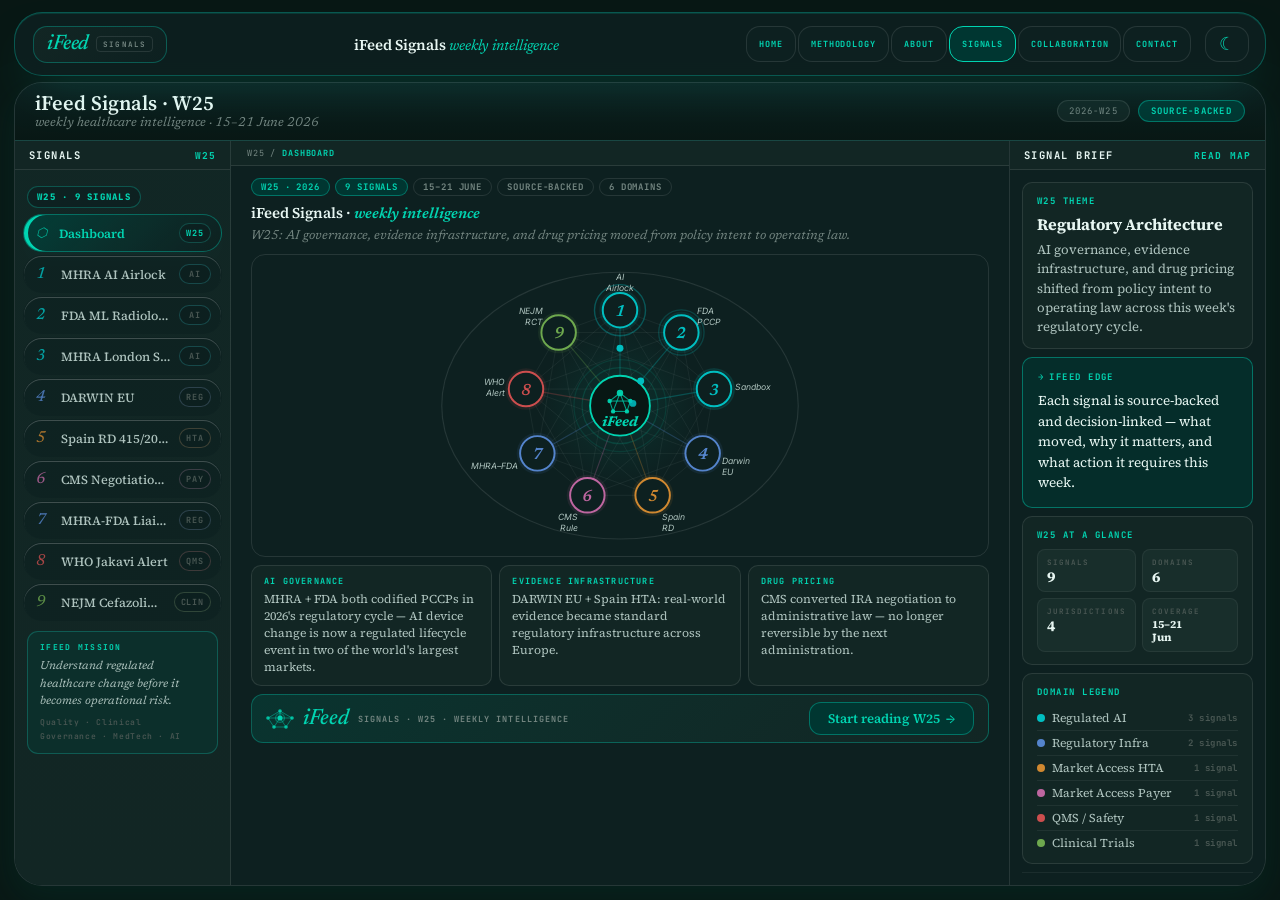
<file: public/2026-06-22_weekly-w25.html>
<!doctype html>
<html lang="en" data-theme="dark">
<head>
<meta charset="utf-8"/>
<meta name="viewport" content="width=device-width,initial-scale=1"/>
<title>iFeed Signals · W25 · Regulatory Architecture</title>
<meta name="description" content="Nine W25 signals: AI governance, regulatory infrastructure, and drug pricing shifted from policy intent to operating law."/>
<link rel="preconnect" href="https://fonts.googleapis.com"/>
<link rel="preconnect" href="https://fonts.gstatic.com" crossorigin/>
<link href="https://fonts.googleapis.com/css2?family=Inter:wght@400;500;600;700&family=JetBrains+Mono:ital,wght@0,400;0,500;0,600;0,700&family=Newsreader:ital,opsz,wght@0,6..72,400;1,6..72,400;1,6..72,500;1,6..72,600&family=Source+Serif+4:opsz,wght@8..60,400;8..60,500;8..60,600;8..60,650&display=swap" rel="stylesheet"/>
<style>
/* ══ RESET ══ */
*,*::before,*::after{box-sizing:border-box;margin:0;padding:0;}
html,body{height:100%;overflow:hidden;}
body{font-family:'Inter',sans-serif;}
a{text-decoration:none;}
button{cursor:pointer;font-family:inherit;border:none;background:none;}

/* ══ TOKENS (Midnight Teal, dark default) ══ */
:root{
  --bg:#081714; --sf:#0d2020; --sf2:#122624; --sf3:#182e2b;
  --ac:oklch(76% 0.18 178); --ac-bg:color-mix(in srgb,oklch(76% 0.18 178) 12%,#0d2020);
  --ink:oklch(96% 0.016 178); --ink2:oklch(80% 0.024 178); --ink3:oklch(60% 0.022 178); --ink4:oklch(44% 0.018 178);
  --rule:rgba(255,255,255,0.10); --rule2:rgba(255,255,255,0.06);
  --amber:#d09840; --amber-bg:color-mix(in srgb,#d09840 10%,#0d2020);
  --ai:oklch(72% 0.14 196);  --ai-bg:color-mix(in srgb,oklch(72% 0.14 196) 9%,#0d2020);
  --reg:#5484cc;              --reg-bg:color-mix(in srgb,#5484cc 9%,#0d2020);
  --mkt:#d08830;              --mkt-bg:color-mix(in srgb,#d08830 9%,#0d2020);
  --pay:#be66a0;              --pay-bg:color-mix(in srgb,#be66a0 9%,#0d2020);
  --qms:#cc4e4e;              --qms-bg:color-mix(in srgb,#cc4e4e 9%,#0d2020);
  --clin:#6ea84e;             --clin-bg:color-mix(in srgb,#6ea84e 9%,#0d2020);
}
[data-theme="light"]{
  --bg:#eef4f2; --sf:#ffffff; --sf2:#f0f5f3; --sf3:#e4eeeb;
  --ac:oklch(52% 0.14 178); --ac-bg:color-mix(in srgb,oklch(52% 0.14 178) 8%,#fff);
  --ink:oklch(12% 0.04 178); --ink2:oklch(32% 0.04 178); --ink3:oklch(50% 0.036 178); --ink4:oklch(64% 0.028 178);
  --rule:rgba(0,0,0,0.08); --rule2:rgba(0,0,0,0.04);
  --amber:#b5852a; --amber-bg:color-mix(in srgb,#b5852a 8%,#fff);
  --ai:oklch(50% 0.12 196);  --ai-bg:color-mix(in srgb,oklch(50% 0.12 196) 8%,#fff);
  --reg:#2856a6;              --reg-bg:color-mix(in srgb,#2856a6 8%,#fff);
  --mkt:#b56a28;              --mkt-bg:color-mix(in srgb,#b56a28 8%,#fff);
  --pay:#9e4278;              --pay-bg:color-mix(in srgb,#9e4278 8%,#fff);
  --qms:#b63838;              --qms-bg:color-mix(in srgb,#b63838 8%,#fff);
  --clin:#4a7638;             --clin-bg:color-mix(in srgb,#4a7638 8%,#fff);
}

/* ══ SHELL ══ */
.lms-shell{display:flex;flex-direction:column;height:100vh;background:var(--bg);color:var(--ink);}

/* ══ PILLBAR ══ */
.if-pillbar{
  flex-shrink:0;display:flex;align-items:center;gap:14px;
  margin:12px 14px 0;padding:10px 16px 10px 18px;
  background:color-mix(in srgb,var(--sf) 96%,transparent);
  border:1.5px solid color-mix(in srgb,var(--ac) 22%,var(--rule));
  border-radius:28px;min-height:64px;
  box-shadow:0 1px 0 color-mix(in srgb,var(--ac) 14%,transparent) inset,0 22px 48px -22px color-mix(in srgb,var(--ac) 28%,transparent),0 1px 2px rgba(0,0,0,0.06);
  backdrop-filter:blur(16px);
}
.pill-logo{
  display:inline-flex;align-items:center;gap:8px;flex-shrink:0;
  padding:7px 13px;min-width:130px;
  border:1px solid color-mix(in srgb,var(--ac) 22%,var(--rule));border-radius:14px;
  background:linear-gradient(135deg,var(--sf2),var(--sf));
  color:var(--ink);transition:border-color .15s;
}
.pill-logo:hover{border-color:var(--ac);background:linear-gradient(135deg,var(--sf3),var(--sf2));}
.pill-wm{font-family:'Newsreader',serif;font-style:italic;font-weight:500;font-size:21px;letter-spacing:-.02em;color:var(--ac);line-height:1;}
.pill-code{
  font-family:'JetBrains Mono',monospace;font-size:7.5px;font-weight:700;letter-spacing:.16em;text-transform:uppercase;
  color:var(--ink3);padding:2px 6px;border:1px solid var(--rule);border-radius:4px;
}
.pill-title{
  flex:1;min-width:0;text-align:center;
  font-family:'Source Serif 4',serif;font-size:15px;font-weight:600;color:var(--ink);
}
.pill-title em{font-family:'Newsreader',serif;font-style:italic;font-weight:400;color:var(--ac);}
.pill-links{display:flex;align-items:center;gap:2px;flex-shrink:0;}
.ql{
  min-height:36px;padding:0 12px;border-radius:14px;
  border:1px solid var(--rule);background:var(--sf);
  display:inline-flex;align-items:center;
  font-family:'JetBrains Mono',monospace;font-size:8.5px;font-weight:700;letter-spacing:.11em;text-transform:uppercase;
  color:var(--ac);transition:background .14s,color .14s,border-color .14s;
}
.ql:hover,.ql.active{background:var(--ac-bg);border-color:var(--ac);color:var(--ac);}
.pill-theme{
  width:44px;min-height:36px;border-radius:14px;border:1px solid var(--rule);
  background:var(--sf);display:flex;align-items:center;justify-content:center;padding:0;
  cursor:pointer;flex-shrink:0;font-size:18px;line-height:1;
  transition:background .14s,border-color .14s;
}
.pill-theme::before{content:"☾";color:var(--ac);}
[data-theme="light"] .pill-theme::before{content:"☀";}
.pill-theme-knob{display:none;}
.pill-theme:hover{background:var(--ac-bg);border-color:var(--ac);}

/* ══ SCREEN WRAP (LMS-matched container) ══ */
.lms-screen-wrap{flex:1;min-height:0;padding:6px 14px 14px;}
.lms-screen{
  min-height:0;height:100%;display:flex;flex-direction:column;overflow:hidden;
  border:1px solid var(--rule);border-radius:28px;background:var(--sf);
  box-shadow:0 12px 32px color-mix(in srgb,var(--ac) 8%,rgba(0,0,0,0.22));
}

/* ══ PAGE HEAD ══ */
.lms-pagehead{
  flex-shrink:0;display:flex;align-items:center;justify-content:space-between;gap:12px;
  padding:10px 20px 11px;
  background:linear-gradient(180deg,color-mix(in srgb,var(--sf) 98%,var(--bg)),color-mix(in srgb,var(--bg) 96%,var(--sf)));
  border-bottom:1px solid color-mix(in srgb,var(--ac) 10%,var(--rule));
  min-height:52px;
  box-shadow:0 8px 16px -16px color-mix(in srgb,var(--ink) 28%,transparent);
}
.ph-title{font-family:'Source Serif 4',serif;font-size:clamp(17px,1.6vw,22px);font-weight:600;color:var(--ink);line-height:1.04;}
.ph-sub{color:var(--ink3);font-family:'Newsreader',serif;font-style:italic;font-size:13px;margin-top:2px;}
.ph-actions{display:flex;align-items:center;gap:8px;}
.ph-week{
  padding:4px 11px;background:var(--sf2);border:1px solid var(--rule);border-radius:999px;
  font-family:'JetBrains Mono',monospace;font-size:9px;letter-spacing:.12em;text-transform:uppercase;color:var(--ink3);
}
.ph-badge{
  padding:4px 12px;border:1px solid color-mix(in srgb,var(--ac) 30%,var(--rule));border-radius:999px;
  background:var(--ac-bg);color:var(--ac);
  font-family:'JetBrains Mono',monospace;font-size:9px;font-weight:700;letter-spacing:.14em;text-transform:uppercase;
}

/* ══ WORKSPACE ══ */
.lms-workspace{
  flex:1;min-height:0;
  display:grid;grid-template-columns:216px 1fr 256px;
  overflow:hidden;background:var(--sf);
}

/* ══ PANEL HEAD ══ */
.pnl-hd{
  flex-shrink:0;display:flex;align-items:center;justify-content:space-between;gap:8px;
  padding:7px 14px;border-bottom:1px solid var(--rule);background:var(--sf2);
}
.pnl-hd-h{font-family:'JetBrains Mono',monospace;font-size:10.5px;font-weight:700;letter-spacing:.14em;text-transform:uppercase;color:var(--ink);}
.pnl-hd-tag{font-family:'JetBrains Mono',monospace;font-size:9.5px;font-weight:700;letter-spacing:.12em;text-transform:uppercase;color:var(--ac);}

/* ══ INDEX PANEL (left) ══ */
.idx-panel{display:flex;flex-direction:column;border-right:1px solid var(--rule);overflow:hidden;background:linear-gradient(180deg,color-mix(in srgb,var(--sf2) 96%,var(--ac-bg)),var(--sf2));}
.idx-scroll{flex:1;overflow-y:auto;padding:8px 8px 10px;scrollbar-width:thin;scrollbar-color:var(--rule) transparent;}
.idx-section{
  display:inline-flex;align-items:center;justify-content:space-between;gap:8px;
  min-height:22px;margin:8px 4px 6px;padding:0 9px;
  border:1px solid color-mix(in srgb,var(--ac) 18%,var(--rule));border-radius:999px;
  background:color-mix(in srgb,var(--sf) 72%,transparent);
  color:var(--ac);font-family:'JetBrains Mono',monospace;font-size:9px;font-weight:800;letter-spacing:.14em;text-transform:uppercase;
}
.idx-item{
  display:flex;align-items:center;justify-content:space-between;gap:8px;
  padding:8px 10px 8px 12px;border-radius:999px;min-height:38px;
  cursor:pointer;border:1px solid transparent;margin-bottom:3px;
  transition:background .13s,border-color .13s,color .13s;
  color:var(--ink2);
  background:color-mix(in srgb,var(--sf) 56%,transparent);
  box-shadow:inset 0 1px 0 color-mix(in srgb,white 20%,transparent);
}
.idx-item:hover{
  color:var(--lc,var(--ac));
  border-color:color-mix(in srgb,var(--lc,var(--ac)) 24%,var(--rule));
  background:color-mix(in srgb,var(--lc,var(--ac)) 10%,var(--sf2));
}
.idx-item.active{
  color:var(--lc,var(--ac));font-weight:700;
  border-color:color-mix(in srgb,var(--lc,var(--ac)) 28%,var(--rule));
  background:linear-gradient(135deg,color-mix(in srgb,var(--lc,var(--ac)) 14%,var(--sf2)),color-mix(in srgb,var(--sf) 86%,transparent));
  box-shadow:inset 4px 0 0 var(--lc,var(--ac)),0 8px 20px -18px color-mix(in srgb,var(--lc,var(--ac)) 60%,transparent);
}
.idx-body{min-width:0;flex:1;display:flex;align-items:center;gap:7px;}
.idx-num{font-family:'Newsreader',serif;font-style:italic;font-size:16px;font-weight:500;color:var(--lc,var(--ac));line-height:1;flex-shrink:0;width:18px;opacity:.8;}
.idx-lbl{font-family:'Source Serif 4',serif;font-size:12.5px;font-weight:500;color:inherit;line-height:1.22;white-space:nowrap;overflow:hidden;text-overflow:ellipsis;}
.idx-pill{
  display:inline-flex;align-items:center;justify-content:center;flex-shrink:0;
  min-width:32px;padding:3px 6px;border-radius:999px;
  border:1px solid color-mix(in srgb,var(--lc,var(--ac)) 14%,var(--rule));
  background:color-mix(in srgb,var(--sf) 80%,transparent);
  font-family:'JetBrains Mono',monospace;font-size:8.5px;font-weight:700;letter-spacing:.10em;text-transform:uppercase;
  color:var(--ink4);transition:color .13s;
}
.idx-item.active .idx-pill,.idx-item:hover .idx-pill{color:var(--lc,var(--ac));}

/* ══ CONTENT PANEL (center) ══ */
.cnt-panel{display:flex;flex-direction:column;overflow:hidden;}
.cnt-hd{
  flex-shrink:0;display:flex;align-items:center;justify-content:space-between;gap:10px;
  padding:6px 16px;border-bottom:1px solid var(--rule);background:var(--sf2);
}
.cnt-bc{font-family:'JetBrains Mono',monospace;font-size:8.5px;letter-spacing:.10em;text-transform:uppercase;color:var(--ink3);}
.cnt-bc b{color:var(--ac);font-weight:700;}
.cnt-actions{display:flex;align-items:center;gap:6px;}
/* sc-btn removed */
.cnt-scroll{flex:1;min-height:0;overflow-y:auto;scrollbar-width:thin;scrollbar-color:var(--rule) transparent;}

/* ══ HERO VIEW ══ */
.hero-view{padding:24px 28px 26px;}
.hero-kicker{display:inline-flex;align-items:center;gap:10px;margin-bottom:14px;font-family:'JetBrains Mono',monospace;font-size:11px;font-weight:700;letter-spacing:.18em;text-transform:uppercase;color:var(--ac);}
.hero-kicker::before{content:"";width:9px;height:9px;border-radius:50%;background:var(--amber);box-shadow:0 0 0 6px var(--amber-bg);}
.hero-h1{margin:0 0 14px;font-family:'Source Serif 4',serif;font-size:clamp(32px,4.2vw,54px);font-weight:700;letter-spacing:-.022em;line-height:.96;color:var(--ink);}
.hero-h1 em{font-family:'Newsreader',serif;font-style:italic;font-weight:500;color:var(--ac);}
.hero-lede{font-family:'Source Serif 4',serif;font-size:clamp(15px,1.4vw,17px);line-height:1.58;color:var(--ink2);max-width:620px;margin-bottom:18px;font-weight:400;}
.hero-metrics{display:grid;grid-template-columns:repeat(3,auto);gap:9px;margin-bottom:20px;max-width:440px;}
.hero-met{padding:10px 14px;border:1px solid var(--rule);border-radius:9px;background:var(--sf2);}
.hero-met .l{font-family:'JetBrains Mono',monospace;font-size:8.5px;letter-spacing:.16em;text-transform:uppercase;color:var(--ink3);margin-bottom:4px;font-weight:700;}
.hero-met .v{font-family:'Source Serif 4',serif;font-size:16px;font-weight:700;color:var(--ink);}
.analyst-frame{padding:16px;border:1px solid var(--rule);border-radius:12px;background:var(--sf2);}
.analyst-frame h3{font-family:'JetBrains Mono',monospace;font-size:10px;letter-spacing:.16em;text-transform:uppercase;color:var(--ac);margin-bottom:10px;font-weight:700;}
.af-grid{display:grid;grid-template-columns:1fr 1fr 1fr;gap:8px;}
.af-card{padding:11px 13px;border:1px solid var(--rule2);border-radius:9px;background:var(--sf3);}
.af-card .k{font-family:'JetBrains Mono',monospace;font-size:8.5px;letter-spacing:.12em;text-transform:uppercase;color:var(--ac);margin-bottom:5px;font-weight:700;}
.af-card p{font-family:'Source Serif 4',serif;font-size:13px;line-height:1.48;color:var(--ink2);}

/* ══ SIGNAL DETAIL ══ */
.sig-detail{padding:13px 26px 16px;}
.sig-kicker{display:inline-flex;align-items:center;gap:10px;margin-bottom:9px;font-family:'JetBrains Mono',monospace;font-size:11px;font-weight:700;letter-spacing:.18em;text-transform:uppercase;color:var(--lc,var(--ac));}
.sig-kicker::before{content:"";width:9px;height:9px;border-radius:50%;background:var(--amber);box-shadow:0 0 0 6px var(--amber-bg);}
.sig-h1{margin:0 0 11px;font-family:'Source Serif 4',serif;font-size:clamp(24px,2.6vw,34px);font-weight:700;letter-spacing:-.020em;line-height:1.06;color:var(--ink);}
.sig-h1 em{font-family:'Newsreader',serif;font-style:italic;font-weight:500;color:var(--lc,var(--ac));}
.sig-fact{padding:10px 18px;margin-bottom:11px;border-left:5px solid var(--lc,var(--ac));border-radius:0 10px 10px 0;background:color-mix(in srgb,var(--lc-bg,var(--ac-bg)) 70%,var(--sf));}
.sig-fact p{font-family:'Source Serif 4',serif;font-size:14.5px;font-weight:500;line-height:1.52;color:var(--ink);}
.sig-sec{font-family:'JetBrains Mono',monospace;font-size:9.5px;font-weight:700;letter-spacing:.18em;text-transform:uppercase;color:var(--ink3);margin-bottom:4px;}
.sig-why{font-family:'Source Serif 4',serif;font-size:14px;line-height:1.55;color:var(--ink2);margin-bottom:10px;}
/* 2-col lower: visual | tiles */
.sig-lower{display:grid;grid-template-columns:minmax(0,36%) minmax(0,64%);gap:12px;align-items:stretch;}
.sig-vis{
  position:relative;border:1px solid color-mix(in srgb,var(--lc,var(--ac)) 22%,var(--rule));
  border-radius:11px;overflow:hidden;
  background:linear-gradient(148deg,color-mix(in srgb,var(--lc,var(--ac)) 12%,var(--sf)),var(--sf) 62%);
  display:flex;flex-direction:column;
}
.sig-vis::before{display:none;}
.sig-vis-inner{position:relative;z-index:2;flex:1;display:flex;align-items:flex-start;justify-content:center;padding:10px 12px 6px;}
.sig-vis-inner svg{width:100%;height:auto;}
.sig-vis-caption{
  position:relative;z-index:3;padding:7px 11px;
  border-top:1px solid color-mix(in srgb,var(--lc,var(--ac)) 14%,var(--rule));
  background:color-mix(in srgb,var(--sf) 88%,var(--lc,var(--ac)) 12%);
  font-family:'Source Serif 4',serif;font-size:11px;font-weight:500;line-height:1.36;color:var(--ink2);font-style:italic;text-align:center;
}
.sig-tiles{display:flex;flex-direction:column;gap:7px;justify-content:space-between;}
.sig-tile{padding:11px 14px;border:1px solid var(--rule);border-radius:9px;background:var(--sf2);}
.sig-tile-l{font-family:'JetBrains Mono',monospace;font-size:9px;letter-spacing:.14em;text-transform:uppercase;color:var(--ink3);margin-bottom:5px;font-weight:700;}
.sig-tile-t{font-family:'Source Serif 4',serif;font-size:13.5px;line-height:1.48;color:var(--ink2);font-weight:400;}

/* ══ SUMMARY PANEL (right) ══ */
.sum-panel{display:flex;flex-direction:column;border-left:1px solid var(--rule);overflow:hidden;}
.sum-scroll{flex:1;overflow-y:auto;padding:12px;scrollbar-width:thin;scrollbar-color:var(--rule) transparent;}
.sum-card{padding:12px 14px;border:1px solid var(--rule);border-radius:10px;background:var(--sf2);margin-bottom:8px;}
.sum-card .sk{font-family:'JetBrains Mono',monospace;font-size:9px;font-weight:700;letter-spacing:.16em;text-transform:uppercase;color:var(--ac);margin-bottom:8px;}
.sum-card h3{font-family:'Source Serif 4',serif;font-size:16px;font-weight:700;color:var(--ink);line-height:1.18;margin-bottom:6px;}
.sum-card p{font-family:'Source Serif 4',serif;font-size:13px;line-height:1.48;color:var(--ink2);}
.sum-weekly{padding:13px 15px;border:1px solid color-mix(in srgb,var(--lc,var(--ac)) 34%,var(--rule));border-radius:10px;background:color-mix(in srgb,var(--lc-bg,var(--ac-bg)) 60%,var(--sf));margin-bottom:8px;}
.sum-weekly .sk{font-family:'JetBrains Mono',monospace;font-size:9px;font-weight:700;letter-spacing:.16em;text-transform:uppercase;color:var(--lc,var(--ac));margin-bottom:8px;display:flex;align-items:center;gap:5px;}
.sum-weekly .sk::before{content:"→";}
.sum-weekly p{font-family:'Source Serif 4',serif;font-size:13.5px;line-height:1.52;color:var(--ink);font-weight:400;}
.sum-src{padding:10px 12px;border:1px solid var(--rule);border-radius:8px;background:var(--sf2);margin-bottom:6px;}
.sum-src .sk{font-family:'JetBrains Mono',monospace;font-size:8.5px;letter-spacing:.14em;text-transform:uppercase;color:var(--ink3);margin-bottom:5px;font-weight:700;}
.sum-src a{font-family:'JetBrains Mono',monospace;font-size:10px;font-weight:700;color:var(--ac);display:inline-flex;align-items:center;gap:4px;}
.sum-src a:hover{text-decoration:underline;}
.sum-src .meta{font-family:'JetBrains Mono',monospace;font-size:9px;color:var(--ink3);margin-top:4px;}
.sum-claim{font-family:'Source Serif 4',serif;font-style:italic;font-size:12px;line-height:1.46;color:var(--ink3);padding:10px 12px;border-top:1px solid var(--rule2);}
.sum-reg{margin-bottom:4px;padding:8px 10px;border-radius:7px;cursor:pointer;border:1px solid transparent;transition:background .13s;}
.sum-reg:hover{background:var(--sf3);}
.sum-reg-n{font-family:'Newsreader',serif;font-style:italic;font-size:14px;color:var(--ac);}
.sum-reg-t{font-family:'Source Serif 4',serif;font-size:12.5px;font-weight:500;color:var(--ink2);line-height:1.3;margin-top:2px;}

/* ══ DASHBOARD ══ */
.dash-view{padding:12px 20px 12px;display:flex;flex-direction:column;gap:8px;}
.dash-bottom-bar{display:flex;align-items:center;justify-content:space-between;gap:12px;padding:7px 14px;border:1px solid color-mix(in srgb,var(--ac) 22%,var(--rule));border-radius:12px;background:linear-gradient(135deg,color-mix(in srgb,var(--ac) 8%,var(--sf2)),var(--sf2));}
.dash-brand-id{display:flex;align-items:center;gap:9px;}
.dash-brand-wm{font-family:'Newsreader',serif;font-style:italic;font-weight:500;font-size:22px;color:var(--ac);line-height:1;}
.dash-brand-tag{font-family:'JetBrains Mono',monospace;font-size:8.5px;font-weight:700;letter-spacing:.12em;text-transform:uppercase;color:var(--ink3);}
.dash-brand{display:flex;align-items:center;gap:16px;padding:16px 20px;border:1px solid color-mix(in srgb,var(--ac) 20%,var(--rule));border-radius:20px;background:linear-gradient(135deg,color-mix(in srgb,var(--ac) 10%,var(--sf2)),var(--sf2));position:relative;overflow:hidden;}
.dash-brand-mark{font-family:'Newsreader',serif;font-style:italic;font-weight:700;font-size:42px;letter-spacing:-.03em;color:var(--ac);line-height:1;flex-shrink:0;}
.dash-brand-mark span{color:var(--ink);}
.dash-brand-copy{flex:1;min-width:0;}
.dash-brand-copy h2{font-family:'Source Serif 4',serif;font-size:clamp(15px,1.5vw,19px);font-weight:600;color:var(--ink);margin-bottom:4px;line-height:1.1;}
.dash-brand-copy p{font-family:'Newsreader',serif;font-style:italic;font-size:14px;color:var(--ink3);line-height:1.44;}
.dash-brand-svg{flex-shrink:0;opacity:.9;}
.dash-metrics{display:grid;grid-template-columns:repeat(3,1fr);gap:8px;}
.dash-met{padding:10px 14px;border:1px solid var(--rule);border-radius:12px;background:var(--sf2);}
.dash-met-l{font-family:'JetBrains Mono',monospace;font-size:8px;letter-spacing:.16em;text-transform:uppercase;color:var(--ink4);margin-bottom:4px;font-weight:700;}
.dash-met-v{font-family:'Source Serif 4',serif;font-size:17px;font-weight:700;color:var(--ink);}
.dash-met-v em{font-family:'Newsreader',serif;font-style:italic;color:var(--ac);}
.dash-grid{display:grid;grid-template-columns:repeat(3,1fr);gap:7px;}
.dash-sig-card{
  padding:11px 13px;border:1px solid var(--rule);border-radius:12px;background:var(--sf2);
  cursor:pointer;transition:border-color .14s,background .14s,transform .12s;
}
.dash-sig-card:hover{border-color:var(--lc,var(--ac));background:color-mix(in srgb,var(--lc,var(--ac)) 8%,var(--sf2));transform:translateY(-1px);}
.dash-sig-n{font-family:'Newsreader',serif;font-style:italic;font-size:22px;font-weight:500;color:var(--lc,var(--ac));line-height:1;margin-bottom:5px;}
.dash-sig-short{font-family:'Source Serif 4',serif;font-size:11.5px;font-weight:600;color:var(--ink);line-height:1.26;margin-bottom:4px;}
.dash-sig-cat{font-family:'JetBrains Mono',monospace;font-size:8px;font-weight:700;letter-spacing:.10em;text-transform:uppercase;color:var(--lc,var(--ac));opacity:.8;}
.dash-cta{display:flex;align-items:center;justify-content:center;padding:11px;border:1px solid color-mix(in srgb,var(--ac) 30%,var(--rule));border-radius:12px;background:var(--ac-bg);cursor:pointer;font-family:'Source Serif 4',serif;font-size:14px;font-weight:600;color:var(--ac);gap:8px;transition:background .14s,border-color .14s;}
.dash-cta:hover{background:color-mix(in srgb,var(--ac) 18%,var(--sf2));border-color:var(--ac);}

/* ══ DASHBOARD NEURAL ══ */
.dash-neural-top{display:flex;flex-direction:column;gap:4px;}
.dash-npills{display:flex;flex-wrap:wrap;gap:5px;margin-bottom:2px;}
.dash-npill{padding:2px 9px;border-radius:999px;font-family:'JetBrains Mono',monospace;font-size:9px;font-weight:700;letter-spacing:.10em;text-transform:uppercase;border:1px solid color-mix(in srgb,var(--ac) 30%,var(--rule));color:var(--ac);background:var(--ac-bg);}
.dash-npill.dim{border-color:var(--rule);color:var(--ink3);background:transparent;}
.dash-ntitle{font-family:'Source Serif 4',serif;font-size:15px;font-weight:600;color:var(--ink);}
.dash-ntitle em{font-family:'Newsreader',serif;font-style:italic;color:var(--ac);}
.dash-nsub{font-family:'Newsreader',serif;font-style:italic;font-size:13px;color:var(--ink3);line-height:1.42;}
.dash-neural-wrap{border-radius:14px;overflow:hidden;border:1px solid var(--rule);}
.dash-neural-wrap svg{display:block;width:100%;height:auto;}
.dash-bot-grid{display:grid;grid-template-columns:1fr 1fr 1fr;gap:7px;}
.dash-bot-card{padding:9px 12px;border:1px solid var(--rule);border-radius:10px;background:var(--sf2);}
.dash-bot-k{font-family:'JetBrains Mono',monospace;font-size:8.5px;font-weight:700;letter-spacing:.14em;text-transform:uppercase;color:var(--ac);margin-bottom:4px;}
.dash-bot-t{font-family:'Source Serif 4',serif;font-size:12px;line-height:1.42;color:var(--ink2);}

/* ══ LEFT NAV MISSION ══ */
.idx-mission{margin:10px 4px 6px;padding:10px 12px;border:1px solid color-mix(in srgb,var(--ac) 16%,var(--rule));border-radius:11px;background:color-mix(in srgb,var(--ac) 5%,var(--sf2));}
.idx-mission-hd{font-family:'JetBrains Mono',monospace;font-size:8px;font-weight:700;letter-spacing:.16em;text-transform:uppercase;color:var(--ac);margin-bottom:6px;}
.idx-mission-t{font-family:'Newsreader',serif;font-style:italic;font-size:11.5px;line-height:1.5;color:var(--ink2);margin-bottom:6px;}
.idx-mission-tags{font-family:'JetBrains Mono',monospace;font-size:8px;font-weight:600;letter-spacing:.08em;color:var(--ink4);line-height:1.7;}

/* ══ RIGHT PANEL — W25 POSITION + RELATED ══ */
.sum-pos-pills{display:flex;flex-wrap:wrap;gap:5px;margin-top:2px;}
.sum-pos-pill{padding:2px 8px;border-radius:999px;font-family:'JetBrains Mono',monospace;font-size:8px;font-weight:700;letter-spacing:.10em;text-transform:uppercase;border:1px solid var(--rule2);color:var(--ink3);}
.sum-pos-pill.hi{border-color:color-mix(in srgb,var(--lc,var(--ac)) 32%,var(--rule));color:var(--lc,var(--ac));background:color-mix(in srgb,var(--lc,var(--ac)) 8%,transparent);}
.sum-related{padding:10px 12px;border:1px solid var(--rule);border-radius:8px;background:var(--sf2);margin-bottom:6px;}
.sum-related .sk{font-family:'JetBrains Mono',monospace;font-size:8.5px;letter-spacing:.14em;text-transform:uppercase;color:var(--ink3);margin-bottom:7px;font-weight:700;}
.sum-rel-item{display:flex;align-items:center;gap:8px;padding:5px 0;border-bottom:1px solid var(--rule2);cursor:pointer;transition:background .1s;}
.sum-rel-item:last-child{border-bottom:none;padding-bottom:0;}
.sum-rel-item:hover{opacity:.8;}
.sum-rel-n{font-family:'Newsreader',serif;font-style:italic;font-size:13px;font-weight:600;color:var(--lc,var(--ac));flex-shrink:0;width:16px;text-align:center;}
.sum-rel-name{font-family:'Source Serif 4',serif;font-size:11.5px;color:var(--ink2);line-height:1.3;flex:1;}
.sum-rel-badge{font-family:'JetBrains Mono',monospace;font-size:7.5px;font-weight:700;letter-spacing:.08em;text-transform:uppercase;color:var(--lc,var(--ac));background:color-mix(in srgb,var(--lc,var(--ac)) 10%,transparent);border:1px solid color-mix(in srgb,var(--lc,var(--ac)) 22%,var(--rule));padding:1px 5px;border-radius:4px;flex-shrink:0;}

/* ══ RIGHT PANEL DOMAIN LEGEND ══ */
.sum-domain-row{display:flex;align-items:center;gap:7px;padding:4px 0;border-bottom:1px solid var(--rule2);font-family:'Source Serif 4',serif;font-size:12px;color:var(--ink2);}
.sum-domain-row:last-child{border-bottom:none;padding-bottom:0;}
.sum-dot{width:8px;height:8px;border-radius:50%;flex-shrink:0;}
.sum-domain-n{margin-left:auto;font-family:'JetBrains Mono',monospace;font-size:9px;font-weight:700;letter-spacing:.06em;color:var(--ink4);}
.sum-stat-grid{display:grid;grid-template-columns:1fr 1fr;gap:6px;margin-top:2px;}
.sum-stat{padding:7px 9px;border:1px solid var(--rule2);border-radius:8px;background:var(--sf3);}
.sum-stat-l{font-family:'JetBrains Mono',monospace;font-size:7.5px;font-weight:700;letter-spacing:.14em;text-transform:uppercase;color:var(--ink4);margin-bottom:2px;}
.sum-stat-v{font-family:'Source Serif 4',serif;font-size:15px;font-weight:700;color:var(--ink);line-height:1;}
/* screenshot removed */
.sc-fact{font-size:13px;font-weight:500;}
.sc-tile-t{font-size:12px;}
.sc-sig-num{font-size:26px;}

/* ══ HAMBURGER ══ */
.pill-hamburger{display:none;width:40px;height:36px;border-radius:14px;border:1.5px solid var(--rule);background:var(--sf);align-items:center;justify-content:center;flex-direction:column;gap:4px;padding:0;cursor:pointer;flex-shrink:0;transition:background .14s,border-color .14s;}
.pill-hamburger span{display:block;width:16px;height:1.5px;background:var(--ac);border-radius:2px;transition:transform .22s,opacity .18s;}
.pill-hamburger:hover{background:var(--ac-bg);border-color:var(--ac);}
.pill-hamburger.open span:nth-child(1){transform:translateY(5.5px) rotate(45deg);}
.pill-hamburger.open span:nth-child(2){opacity:0;transform:scaleX(0);}
.pill-hamburger.open span:nth-child(3){transform:translateY(-5.5px) rotate(-45deg);}
.nav-backdrop{display:none;position:fixed;top:0;left:0;right:0;bottom:0;z-index:199;background:rgba(0,0,0,.52);backdrop-filter:blur(2px);}
.nav-backdrop.show{display:block;}

/* ══ RESPONSIVE — Tablet (≤960px) ══ */
@media(max-width:960px){
  .lms-workspace{grid-template-columns:200px 1fr;}
  .sum-panel{display:none;}
  .dash-bot-grid{grid-template-columns:1fr 1fr;}
  .sum-stat-grid{grid-template-columns:1fr 1fr;}
}

/* ══ RESPONSIVE — Mobile (≤640px) ══ */
@media(max-width:640px){
  /* pillbar: sticky pill, no forced min-height — wraps content tightly */
  .if-pillbar{
    position:sticky;top:0;z-index:150;
    margin:6px 8px 0;
    padding:6px 8px 6px 8px;
    min-height:0;
    gap:8px;
  }
  .pill-logo{min-width:0;padding:5px 10px;}
  .pill-wm{font-size:18px;}
  .pill-code{display:none;}
  /* title stays: fills middle, truncates if needed */
  .pill-title{font-size:11px;flex:1;min-width:0;white-space:nowrap;overflow:hidden;text-overflow:ellipsis;}
  .pill-links{display:none;}
  .pill-hamburger{display:flex;width:36px;height:32px;border-radius:12px;}
  .pill-theme{width:36px;min-height:32px;border-radius:12px;}

  /* workspace: single column */
  .lms-workspace{grid-template-columns:1fr;}
  .sum-panel{display:none;}

  /* Left nav: floating card — wraps content, positioned below pillbar, iFeed DNA border */
  .idx-panel{
    position:fixed;
    top:56px;       /* sits below compact pillbar */
    left:8px;
    bottom:auto;    /* height wraps to content, no full-screen stretch */
    z-index:200;
    width:272px;
    max-height:calc(100dvh - 76px); /* scroll if unusually tall */
    overflow-y:auto;
    padding-top:0;
    border-radius:16px;
    border:1.5px solid color-mix(in srgb,var(--ac) 22%,var(--rule));
    background:var(--sf);
    transform:translateX(-295px);
    transition:transform .26s cubic-bezier(.4,0,.2,1),box-shadow .26s;
    box-shadow:none;
  }
  .idx-panel.nav-open{
    transform:translateX(0);
    box-shadow:0 12px 48px rgba(0,0,0,.44),0 0 0 1px color-mix(in srgb,var(--ac) 10%,transparent);
  }
  /* backdrop: lighter since card doesn't cover full screen */
  .nav-backdrop.show{background:rgba(0,0,0,.38);}

  /* screen wrap: less padding */
  .lms-screen-wrap{padding:6px 8px 10px;}
  .lms-screen{border-radius:18px;}

  /* pagehead */
  .lms-pagehead{padding:10px 14px 8px;}
  .ph-meta{flex-wrap:wrap;gap:6px;}
  .ph-tags{display:none;}

  /* breadcrumb + content */
  .cnt-bc{padding:7px 12px;}
  .cnt-scroll{padding:10px 12px 16px;}

  /* Signal lower: stack */
  .sig-lower{grid-template-columns:1fr;}

  /* Dashboard */
  .dash-view{padding:10px 12px 10px;gap:6px;}
  .dash-bot-grid{grid-template-columns:1fr;}
  .dash-bottom-bar{flex-direction:column;align-items:stretch;gap:8px;}
  .dash-brand-tag{display:none;}
  .dash-ntitle{font-size:13px;}
  .dash-nsub{font-size:11.5px;}

  /* Hero view */
  .hero-view{padding:14px 14px 12px;}
  .hero-h1{font-size:21px;}
  .hero-metrics{grid-template-columns:1fr 1fr;}
  .af-grid{grid-template-columns:1fr;}

  /* Cards */
  .dash-bot-card{padding:8px 10px;}
  .dash-bot-k{font-size:8px;}
  .dash-bot-t{font-size:11px;}

  /* Stats */
  .sum-stat-grid{grid-template-columns:1fr 1fr;}
  .sum-stat-v{font-size:20px;}
}


</style>
</head>
<body>
<div class="lms-shell">

  <!-- ── PILLBAR ── -->
  <nav class="if-pillbar" aria-label="iFeed LMS navigation">
    <a class="pill-logo" href="https://ifeed.ie/">
      <span class="pill-wm">iFeed</span>
      <span class="pill-code">Signals</span>
    </a>
    <div class="pill-title">iFeed Signals <em>weekly intelligence</em></div>
    <div class="pill-links">
      <a class="ql" href="https://ifeed.ie/">Home</a>
      <a class="ql" href="https://ifeed.ie/methodology">Methodology</a>
      <a class="ql" href="https://ifeed.ie/about">About</a>
      <a class="ql active" href="https://ifeed.ie/signals">Signals</a>
      <a class="ql" href="https://ifeed.ie/collaboration">Collaboration</a>
      <a class="ql" href="https://ifeed.ie/contact">Contact</a>
    </div>
    <button class="pill-hamburger" id="navToggle" aria-label="Open navigation" type="button">
      <span></span><span></span><span></span>
    </button>
    <button class="pill-theme" id="themeBtn" aria-label="Toggle theme" type="button"></button>
  </nav>
  <div class="nav-backdrop" id="navBackdrop"></div>

  <!-- ── SCREEN WRAP ── -->
  <div class="lms-screen-wrap">
  <div class="lms-screen">

  <!-- ── PAGE HEAD ── -->
  <div class="lms-pagehead">
    <div>
      <div class="ph-title">iFeed Signals · W25</div>
      <div class="ph-sub">weekly healthcare intelligence · 15–21 June 2026</div>
    </div>
    <div class="ph-actions">
      <span class="ph-week">2026-W25</span>
      <span class="ph-badge">Source-backed</span>
    </div>
  </div>

  <!-- ── WORKSPACE ── -->
  <div class="lms-workspace">

    <!-- LEFT: Signal index -->
    <aside class="idx-panel">
      <div class="pnl-hd">
        <span class="pnl-hd-h">Signals</span>
        <span class="pnl-hd-tag">W25</span>
      </div>
      <div class="idx-scroll">
        <div class="idx-section">W25 · 9 signals</div>
        <nav id="sigIdx" aria-label="Signal index"></nav>
        <div class="idx-mission">
          <div class="idx-mission-hd">iFeed mission</div>
          <p class="idx-mission-t">Understand regulated healthcare change before it becomes operational risk.</p>
          <div class="idx-mission-tags">Quality · Clinical<br>Governance · MedTech · AI</div>
        </div>
      </div>
    </aside>

    <!-- CENTER: Content -->
    <main class="cnt-panel">
      <div class="cnt-hd">
        <span class="cnt-bc" id="cntBc">W25 / <b>Overview</b></span>
      </div>
      <div class="cnt-scroll" id="cntScroll"></div>
    </main>

    <!-- RIGHT: Summary -->
    <aside class="sum-panel">
      <div class="pnl-hd">
        <span class="pnl-hd-h">Signal brief</span>
        <span class="pnl-hd-tag">Read map</span>
      </div>
      <div class="sum-scroll" id="sumScroll"></div>
    </aside>

  </div><!-- /workspace -->
  </div><!-- /lms-screen -->
  </div><!-- /lms-screen-wrap -->
</div>



<script>
'use strict';

var LANE = {
  ai:  {name:'Regulated AI',              css:'var(--ai)',  bg:'var(--ai-bg)',  code:'AI'},
  reg: {name:'Regulatory Infrastructure', css:'var(--reg)', bg:'var(--reg-bg)', code:'REG'},
  mkt: {name:'Market Access / HTA',       css:'var(--mkt)', bg:'var(--mkt-bg)', code:'HTA'},
  pay: {name:'Market Access / Payer',     css:'var(--pay)', bg:'var(--pay-bg)', code:'PAY'},
  qms: {name:'QMS / Safety',              css:'var(--qms)', bg:'var(--qms-bg)', code:'QMS'},
  clin:{name:'Clinical Trials',           css:'var(--clin)',bg:'var(--clin-bg)',code:'CLIN'},
};

var S = [
  {n:1,lk:'ai',hz:'Govern',jur:'UK',short:'MHRA AI Airlock',
   title:'MHRA AI Airlock Phase 2 transforms AI device regulation into a <em>lifecycle operating system</em>',
   fact:'PCCPs, post-market surveillance triggers, and pre-declared change boundaries replace the static point-in-time approval model for AI medical devices.',
   why:"Every AI medical device company needs a pre-specified change management plan before their next UK submission. The 'approved and done' model is over. MHRA now expects ongoing lifecycle governance, real-world performance monitoring, and pre-declared change boundaries. Clinician habituation to AI outputs over time is now a monitored safety risk — not a soft assumption.",
   tiles:[{l:'Change management',t:'Planned updates need PCCPs; performance drift triggers mandatory post-market surveillance.'},{l:'Evidence standard',t:'Clinical relevance must be demonstrated separately from statistical metrics — AUC alone is insufficient.'},{l:'Human oversight',t:'Clinician habituation to AI over time degrades the oversight safeguard — MHRA now requires this to be monitored.'}],
   move:"Map every algorithm version change in your AI device pipeline against MHRA's PCCP framework before your next UK submission.",
   claim:'MHRA Airlock Phase 2 applies to UK market access. The FDA has separately codified PCCPs for ML radiology software (Signal 2). EU MDR/IVDR is developing its own AI lifecycle approach — no cross-jurisdiction equivalence should be assumed.',
   src:'MHRA AI Airlock Phase 2 Report',date:'May 2026',stype:'Official guidance',url:'https://www.gov.uk/government/publications/ai-airlock-sandbox-phase-2-programme-report',
   insight:'Every AI device version change is now a regulated governance event.'},

  {n:2,lk:'ai',hz:'Comply',jur:'US',short:'FDA ML Radiology PCCP',
   title:'FDA codifies ML radiology software as Class II with PCCP as the <em>standard change mechanism</em>',
   fact:'The De Novo classification settles the regulatory category, making PCCPs the codified US standard for AI algorithm updates — no longer optional governance.',
   why:"FDA and MHRA have both codified PCCPs in the same 2026 regulatory cycle — the architecture for AI device change management is settling globally. Any AI device with updatable algorithms now needs a PCCP for both US and UK submissions. ML radiology tools have a clear 510(k) predicate — removing the De Novo ambiguity that has slowed similar submissions for the past three years.",
   tiles:[{l:'Class II settled',t:'ML radiology software has a defined regulatory home — similar tools can now use 510(k) with this as predicate.'},{l:'PCCP codified',t:'Pre-Specified Change Control Plans are the FDA-codified mechanism — required practice, not optional governance.'},{l:'Radiology first',t:'Expect FDA to extend this classification architecture to other imaging AI domains across 2026–2027.'}],
   move:'If you have ML-based diagnostic imaging software, confirm your submission pathway sits within the Class II precedent and your change protocol meets PCCP requirements.',
   claim:'This classification applies to ML-based radiology software specifically. Other AI device categories may follow different pathways pending separate FDA action.',
   src:'FDA De Novo ML Radiology Classification',date:'June 2026',stype:'Regulatory classification',url:'https://www.fda.gov/medical-devices/software-medical-device-samd/artificial-intelligence-software-medical-device',
   insight:'FDA + MHRA both codified PCCPs in 2026 — PCCP is becoming the global standard for AI device change.'},

  {n:3,lk:'ai',hz:'Access',jur:'UK',short:'MHRA London Sandbox',
   title:'MHRA London AI health sandbox resolves the <em>AI validation catch-22</em> for NHS market access',
   fact:'AI health companies need NHS deployment performance data to get MHRA clearance — but need clearance to deploy. The London sandbox breaks this loop.',
   why:"This is the first structured regulatory pathway that lets AI developers generate real-world NHS evidence before seeking full market clearance. MHRA's London Region I clinical sandbox places AI devices in live NHS settings across London under regulator oversight — generating the evidence needed for clearance while deployed. For any company targeting the UK with an AI health product, this is currently the fastest route to a credible evidence dossier.",
   tiles:[{l:'Evidence generation',t:'Supervised NHS deployment produces the clinical performance data MHRA needs for approval — without requiring it upfront.'},{l:'UK pathway',t:'The London Region I sandbox creates a structured route from development to clearance within NHS clinical settings.'},{l:'Now open',t:'London Region I is accepting applications — up to 10 AI device manufacturers will be selected for the initial phase.'}],
   move:"Check whether your AI health product meets the London Region I eligibility criteria — MHRA is selecting up to 10 manufacturers for supervised NHS clinical deployment.",
   claim:"The sandbox is MHRA/UK-specific. EU CE marking under MDR/IVDR requires separate clinical evidence — sandbox outputs do not transfer directly to EU submissions.",
   src:'MHRA London Region I AI Clinical Deployment Sandbox',date:'June 2026',stype:'Official programme',url:'https://www.gov.uk/government/news/mhra-launches-ai-sandbox-to-accelerate-medicines-development-and-improve-safety',
   insight:"The NHS evidence catch-22 is broken: supervised deployment now generates clearance data."},

  {n:4,lk:'reg',hz:'Plan',jur:'EU',short:'DARWIN EU',
   title:'DARWIN EU frames real-world evidence as <em>routine regulatory decision infrastructure</em> across Europe',
   fact:'EMA is building consistent, queryable RWE capability across EU member states — the shift is from case-by-case handling to federated real-world data as a standard regulatory input.',
   why:"Post-market commitments, label updates, and benefit-risk reassessments will increasingly reference DARWIN EU data. Teams managing EU market access strategy need to treat RWE as a primary evidence source — with consistent models and protocol standards that hold at committee level — not as an occasional supportive study.",
   tiles:[{l:'Structural shift',t:'RWE is no longer handled case by case in EMA processes — it is infrastructure. EU submissions need to be built around it.'},{l:'Federated data',t:'DARWIN EU connects national health databases across EU member states for repeatable, comparable regulatory queries.'},{l:'Post-market impact',t:'Post-market commitments and label updates will increasingly be assessed against DARWIN EU data — not just sponsor-submitted studies.'}],
   move:"Review your EU regulatory evidence plans and confirm your RWE strategy aligns with DARWIN EU's federated methodology — not just standalone observational studies.",
   claim:"DARWIN EU operates within EMA's framework. UK MHRA and FDA maintain separate RWE programmes with different data governance models and acceptance criteria.",
   src:'DARWIN EU — EMA Real-World Evidence Network',date:'June 2026',stype:'Regulatory update',url:'https://www.ema.europa.eu/en/news/darwin-eur-continues-expanding-its-capacity-deliver-real-world-data-studies',
   insight:'RWE is now standard regulatory infrastructure across the EU — not an add-on.'},

  {n:5,lk:'mkt',hz:'Access',jur:'Spain/EU',short:"Spain RD 415/2026",
   title:"Spain's Royal Decree 415/2026 creates the EU's <em>first formal national HTA framework</em>",
   fact:"Spain now requires non-clinical assessment — covering ethics, equity, and organisational impact — alongside cost-effectiveness. No EU member state has codified this formally in alignment with the EU HTAR.",
   why:"Spain has been one of Europe's largest pharmaceutical markets without a unified national HTA process. That changes with immediate effect. This is also the first national framework explicitly structured in alignment with the EU HTAR — making Spain the framework other member states are expected to follow. Launch strategies for Spain must include a non-clinical evidence component from now on.",
   tiles:[{l:'Non-clinical track',t:'Ethics, equity, and organisational impact now required alongside cost-effectiveness — first in the EU.'},{l:'EU HTAR aligned',t:"Spain's framework aligns with the EU Health Technology Assessment Regulation — expect other member states to follow."},{l:'Evidence planning',t:'Launch strategies for Spain must include a non-clinical evidence dossier — build it from day one, not at submission.'}],
   move:'Update your Spain market access submission plan to include a non-clinical evidence component covering ethics, equity, and organisational impact as required by Royal Decree 415/2026.',
   claim:'Royal Decree 415/2026 applies to Spain only. Ireland, Germany, and France are in different stages of HTAR national implementation with their own frameworks.',
   src:'Real Decreto 415/2026 — Boletín Oficial del Estado',date:'29 May 2026',stype:'Official legislation',url:'https://www.boe.es/diario_boe/txt.php?id=BOE-A-2026-11587',
   insight:'Spain is the EU replication model: ethics, equity, and organisational impact are now HTA evidence.'},

  {n:6,lk:'pay',hz:'Price',jur:'US',short:'CMS Negotiation Rule',
   title:'CMS converts IRA Medicare drug price negotiation from executive policy to <em>durable administrative law</em>',
   fact:'The proposed rule adds defined appeals processes and structured expansion timelines — translating the IRA\'s drug price negotiation from reversible executive policy into durable administrative law.',
   why:"US drug price negotiation is no longer reversible by the next administration. Global launch sequencing, revenue modelling, and portfolio decisions need to be built around a permanent negotiation mechanism — not structured around its possible reversal. US negotiated prices create reference pricing pressure in EU and Irish access negotiations — teams need to model this as a structural floor, not an isolated US policy event.",
   tiles:[{l:'Legal durability',t:'Administrative law is significantly harder to reverse than executive policy — the programme is now structurally embedded.'},{l:'Global pricing',t:'US negotiated prices create reference pricing pressure in EU markets — global launch sequencing must reflect this.'},{l:'Appeals process',t:'A formal appeals mechanism means companies can plan a legal response, not just an advocacy strategy.'}],
   move:'Update your global pricing models to treat Medicare negotiated prices as a structural floor that informs EU reference pricing — not an isolated US policy event.',
   claim:"This is a proposed rule — it must complete notice-and-comment before final adoption. The IRA negotiation programme remains in force regardless of the rule's finalisation timeline.",
   src:'CMS Medicare Drug Price Negotiation Proposed Rule (CMS-4215-P)',date:'16 June 2026',stype:'Proposed rule',url:'https://www.federalregister.gov/documents/2026/06/16/2026-12059/medicare-drug-price-negotiation-program-and-medicare-prescription-drug-benefit-program',
   insight:'Drug price negotiation is administrative law — no longer reversible by executive action.'},

  {n:7,lk:'reg',hz:'Operate',jur:'UK/US',short:'MHRA-FDA Liaison',
   title:'MHRA and FDA announce embedded staff exchange — the <em>deepest UK-US regulatory alignment since Brexit</em>',
   fact:"Regulators from each agency will work within the other's structure — going beyond information-sharing into operational integration at inspector and reviewer level.",
   why:"Post-Brexit UK regulatory strategy is anchoring to the US, not the EU. Shared inspection intelligence and harmonised technical standards mean less submission duplication for programmes running across both markets. For companies managing cross-market regulatory affairs, start mapping which active submissions and inspections could benefit from aligned timelines in the next 12–18 months.",
   tiles:[{l:'Embedded exchange',t:"People-level integration, not just information protocols — regulators working inside each other's structure."},{l:'UK positioning',t:'UK is building US regulatory alignment more deeply than EU alignment — a strategic choice with direct market access consequences.'},{l:'Reduced duplication',t:'MHRA-FDA alignment is expected to reduce inspection duplication and harmonise technical standards across both markets over time.'}],
   move:'Map which of your active submissions or inspections could benefit from MHRA-FDA aligned timelines in the next 12–18 months.',
   claim:"Announced at DIA Global — implementation timelines and full scope are not yet specified. Material operational effects will take 12–24 months to materialise.",
   src:'MHRA-FDA Unique Liaison Programme — GOV.UK',date:'June 2026',stype:'Joint announcement',url:'https://www.gov.uk/government/news/unique-liaison-programme-set-to-reinforce-close-collaboration-between-mhra-and-fda',
   insight:'UK regulatory strategy is anchoring to the US. Operational integration starts now.'},

  {n:8,lk:'qms',hz:'Act',jur:'Global',short:'WHO Jakavi Alert',
   title:'WHO confirms falsified ruxolitinib circulating in <em>European and Eastern Mediterranean distribution channels</em>',
   fact:'Falsified Jakavi confirmed in pharmacy and online channels across the European and Eastern Mediterranean region — detected in Russia, Turkey, and Iran. This is an active confirmed alert, not a precautionary advisory.',
   why:"Irish, UK, and EU hospitals prescribing ruxolitinib for myelofibrosis, polycythaemia vera, and graft-versus-host disease need to verify current inventory supply chain provenance now. Patients self-sourcing through online channels are at direct risk. The falsified product has been confirmed — not suspected — in both hospital and online channels.",
   tiles:[{l:'Immediate action',t:'Hospital pharmacies must verify batch numbers and supply chain provenance before the next dispensing cycle.'},{l:'Digital risk',t:'Falsified product confirmed in online pharmacy channels — patients self-sourcing are at direct risk.'},{l:'PV reporting',t:'Suspected adverse events in patients on ruxolitinib must be reported immediately with full batch documentation.'}],
   move:'If your organisation supplies or prescribes ruxolitinib, verify supply chain provenance of current stock immediately and communicate the WHO alert to clinical and pharmacy teams.',
   claim:'This alert applies to ruxolitinib branded as Jakavi only. Other JAK inhibitors are not named in this alert. Novartis-authorised supply chains are not implicated. Follow your organisation\'s pharmacovigilance escalation process.',
   src:'WHO Medical Product Alert N°2/2026 — Falsified JAKAVI',date:'16 June 2026',stype:'Official safety alert',url:'https://www.who.int/news/item/16-06-2026-medical-product-alert-n-2-2026--falsified-jakavi-(ruxolitinib)',
   insight:'Falsified Jakavi is confirmed in European distribution — hospital pharmacy action required now.'},

  {n:9,lk:'clin',hz:'Evidence',jur:'Global',short:'NEJM Cefazolin RCT',
   title:'NEJM RCT confirms cefazolin non-inferior to flucloxacillin for MSSA bacteremia with <em>better renal safety</em>',
   fact:'A landmark head-to-head RCT changes the evidence base for standard of care: cefazolin is now trial-backed as non-inferior to flucloxacillin for MSSA bacteremia, with significantly fewer nephrotoxic effects.',
   why:"MSSA bacteremia carries 20–30% 30-day mortality. Flucloxacillin as first-line has been the consensus standard, supported by expert guidance rather than direct head-to-head RCT evidence in this specific comparison. This trial closes that gap. Irish and EU hospital antibiotic stewardship programmes can now support cefazolin with RCT-level evidence. The renal safety advantage is directly relevant for patients with pre-existing kidney disease — common in this patient group.",
   tiles:[{l:'Practice change',t:'Cefazolin is now the RCT-evidenced alternative to flucloxacillin for MSSA bacteremia — stewardship committees have the evidence to act.'},{l:'Renal advantage',t:'Significantly fewer nephrotoxic events — directly relevant for patients with pre-existing renal impairment or those at risk.'},{l:'Act now',t:'Hospitals can update local guidelines and formulary decisions based on this evidence without waiting for society guideline revisions.'}],
   move:"Bring this NEJM trial to your antimicrobial stewardship committee this week if your hospital uses flucloxacillin as first-line for MSSA bacteremia — the evidence now supports a cefazolin protocol.",
   claim:'This trial addresses MSSA bacteremia specifically. Findings do not apply to MRSA, other bacteremia aetiologies, or non-bacteremia Staph aureus infections. Local resistance patterns and patient-specific factors require clinical judgment before any protocol change.',
   src:'SNAP Trial — Cefazolin for MSSA Bacteremia, NEJM (DOI: 10.1056/NEJMoa2506905)',date:'18 June 2026',stype:'Peer-reviewed RCT',url:'https://www.nejm.org/doi/full/10.1056/NEJMoa2506905',
   insight:'Head-to-head RCT evidence now supports cefazolin: non-inferior efficacy, better renal safety profile.'},
];

/* ══════════════════════════════════════════
   UNIQUE SVG VISUALS — 9 different grammars
══════════════════════════════════════════ */
function buildVis(s) {
  var c = 'var(--' + s.lk + ')';
  switch(s.n) {
    case 1: return vis_pccp_ring(c);
    case 2: return vis_decision_tree(c);
    case 3: return vis_catch22_bridge(c);
    case 4: return vis_federated_pipeline(c);
    case 5: return vis_dual_track(c);
    case 6: return vis_price_chart(c);
    case 7: return vis_institution_bridge(c);
    case 8: return vis_supply_chain(c);
    case 9: return vis_bar_comparison(c);
  }
  return '';
}

/* 1 — Circular PCCP ring, 5 arc-segments radiating outward */
function vis_pccp_ring(c) {
  var phases = ['Development','Change Plan','Submission','Approval','Post-Market'];
  var n = phases.length, r = 50, cx = 110, cy = 82;
  var out = '';
  for (var i = 0; i < n; i++) {
    var a0 = (i/n)*2*Math.PI - Math.PI/2;
    var a1 = ((i+1)/n)*2*Math.PI - Math.PI/2;
    var am = (a0+a1)/2;
    var x0 = cx+r*Math.cos(a0), y0 = cy+r*Math.sin(a0);
    var x1 = cx+r*Math.cos(a1), y1 = cy+r*Math.sin(a1);
    var xi = cx+(r+10)*Math.cos(am), yi = cy+(r+10)*Math.sin(am);
    var lx = cx+(r+22)*Math.cos(am), ly = cy+(r+22)*Math.sin(am);
    out += '<path d="M'+cx+' '+cy+' L'+x0+' '+y0+' A'+r+' '+r+' 0 0 1 '+x1+' '+y1+' Z" fill="'+c+'" opacity="'+(0.10+i*0.05)+'" stroke="'+c+'" stroke-width=".8"/>';
    var parts = phases[i].split(' ');
    var lineH = 11, startY = ly - ((parts.length-1)*lineH/2);
    out += parts.map(function(p,j){ return '<text x="'+lx+'" y="'+(startY+j*lineH)+'" text-anchor="middle" font-family="Source Serif 4,serif" font-size="9" fill="'+c+'" font-weight="400" font-style="italic">'+p+'</text>'; }).join('');
    out += '<circle cx="'+xi+'" cy="'+yi+'" r="3" fill="'+c+'" opacity=".85"/>';
  }
  out += '<circle cx="'+cx+'" cy="'+cy+'" r="30" fill="var(--sf2)" stroke="'+c+'" stroke-width="2"/>';
  out += '<text x="'+cx+'" y="'+(cy-3)+'" text-anchor="middle" font-family="Newsreader,serif" font-size="15" fill="'+c+'" font-style="italic" font-weight="600">PCCP</text>';
  out += '<text x="'+cx+'" y="'+(cy+12)+'" text-anchor="middle" font-family="Source Serif 4,serif" font-size="8" fill="'+c+'" letter-spacing=".06em" font-style="italic" opacity=".7">Lifecycle</text>';
  return '<svg viewBox="0 0 220 165" xmlns="http://www.w3.org/2000/svg" style="width:100%">'+out+'</svg>';
}

/* 2 — Vertical decision tree: ML Software → De Novo → Class II → branches */
function vis_decision_tree(c) {
  return '<svg viewBox="0 0 200 155" xmlns="http://www.w3.org/2000/svg" style="width:100%">'
    /* Top node */
    +'<rect x="32" y="4" width="136" height="26" rx="6" fill="var(--sf2)" stroke="'+c+'" stroke-width="1.6"/>'
    +'<text x="100" y="21" text-anchor="middle" font-family="Source Serif 4,serif" font-size="10.5" fill="'+c+'" font-weight="500" font-style="italic">ML Radiology Software</text>'
    +'<line x1="100" y1="30" x2="100" y2="44" stroke="'+c+'" stroke-width="1.4" opacity=".7"/>'
    +'<polygon points="96,42 104,42 100,48" fill="'+c+'" opacity=".7"/>'
    /* De Novo node */
    +'<rect x="46" y="48" width="108" height="26" rx="6" fill="var(--sf3)" stroke="'+c+'" stroke-width="1.4"/>'
    +'<text x="100" y="65" text-anchor="middle" font-family="Source Serif 4,serif" font-size="10.5" fill="'+c+'" font-weight="400">De Novo Request</text>'
    +'<line x1="100" y1="74" x2="100" y2="86" stroke="'+c+'" stroke-width="1.4" opacity=".7"/>'
    +'<polygon points="96,84 104,84 100,90" fill="'+c+'" opacity=".7"/>'
    /* Class II result — highlighted */
    +'<rect x="28" y="90" width="144" height="28" rx="7" fill="'+c+'" opacity=".18" stroke="'+c+'" stroke-width="2.2"/>'
    +'<text x="100" y="108" text-anchor="middle" font-family="Source Serif 4,serif" font-size="11.5" fill="'+c+'" font-weight="600" font-style="italic">Class II · Granted</text>'
    /* Branch lines */
    +'<line x1="54" y1="118" x2="38" y2="130" stroke="'+c+'" stroke-width="1.2" opacity=".6" stroke-dasharray="3 2"/>'
    +'<line x1="146" y1="118" x2="162" y2="130" stroke="'+c+'" stroke-width="1.2" opacity=".6" stroke-dasharray="3 2"/>'
    /* Left branch — 510k */
    +'<rect x="4" y="128" width="68" height="26" rx="5" fill="var(--sf2)" stroke="'+c+'" stroke-width="1.2"/>'
    +'<text x="38" y="138" text-anchor="middle" font-family="Source Serif 4,serif" font-size="9" fill="'+c+'" font-weight="400">510(k)</text>'
    +'<text x="38" y="149" text-anchor="middle" font-family="Source Serif 4,serif" font-size="9" fill="'+c+'" font-weight="400" font-style="italic">Predicate</text>'
    /* Right branch — PCCP */
    +'<rect x="128" y="128" width="68" height="26" rx="5" fill="var(--sf2)" stroke="'+c+'" stroke-width="2"/>'
    +'<text x="162" y="138" text-anchor="middle" font-family="Source Serif 4,serif" font-size="9" fill="'+c+'" font-weight="400">PCCP</text>'
    +'<text x="162" y="149" text-anchor="middle" font-family="Source Serif 4,serif" font-size="9" fill="'+c+'" font-weight="400" font-style="italic">Required</text>'
    +'</svg>';
}

/* 3 — Before/After split: catch-22 loop | linear sandbox path */
function vis_catch22_bridge(c) {
  return '<svg viewBox="0 0 200 155" xmlns="http://www.w3.org/2000/svg" style="width:100%">'
    /* divider */
    +'<line x1="100" y1="6" x2="100" y2="148" stroke="'+c+'" stroke-width=".8" opacity=".25" stroke-dasharray="4 3"/>'
    /* column headers */
    +'<text x="50" y="16" text-anchor="middle" font-family="Source Serif 4,serif" font-size="9.5" fill="'+c+'" opacity=".5" font-style="italic">Before</text>'
    +'<text x="150" y="16" text-anchor="middle" font-family="Source Serif 4,serif" font-size="9.5" fill="'+c+'" font-style="italic">After</text>'
    /* LEFT — catch-22 loop (faded) */
    +'<rect x="8" y="28" width="80" height="22" rx="5" fill="var(--sf2)" stroke="'+c+'" stroke-width="1.2" opacity=".55"/>'
    +'<text x="48" y="43" text-anchor="middle" font-family="Source Serif 4,serif" font-size="9.5" fill="'+c+'" opacity=".6" font-weight="400">Needs Evidence</text>'
    +'<rect x="8" y="84" width="80" height="22" rx="5" fill="var(--sf2)" stroke="'+c+'" stroke-width="1.2" opacity=".55"/>'
    +'<text x="48" y="99" text-anchor="middle" font-family="Source Serif 4,serif" font-size="9.5" fill="'+c+'" opacity=".6" font-weight="400">Needs Clearance</text>'
    /* loop arrows */
    +'<path d="M 8,39 C 0,39 0,95 8,95" fill="none" stroke="'+c+'" stroke-width="1.4" opacity=".45" stroke-dasharray="3 2"/>'
    +'<polygon points="6,91 12,96 14,88" fill="'+c+'" opacity=".45"/>'
    +'<path d="M 88,95 C 96,95 96,39 88,39" fill="none" stroke="'+c+'" stroke-width="1.4" opacity=".45" stroke-dasharray="3 2"/>'
    +'<polygon points="90,43 85,38 83,46" fill="'+c+'" opacity=".45"/>'
    +'<text x="48" y="68" text-anchor="middle" font-family="Newsreader,serif" font-size="12" fill="'+c+'" opacity=".3" font-style="italic">Catch-22</text>'
    /* RIGHT — linear path (fully visible) */
    +'<rect x="110" y="28" width="82" height="24" rx="5" fill="var(--sf2)" stroke="'+c+'" stroke-width="1.6"/>'
    +'<text x="151" y="44" text-anchor="middle" font-family="Source Serif 4,serif" font-size="10.5" fill="'+c+'" font-weight="500" font-style="italic">NHS Sandbox</text>'
    +'<line x1="151" y1="52" x2="151" y2="64" stroke="'+c+'" stroke-width="1.4" opacity=".8"/>'
    +'<polygon points="147,62 155,62 151,68" fill="'+c+'" opacity=".8"/>'
    +'<rect x="110" y="68" width="82" height="24" rx="5" fill="var(--sf2)" stroke="'+c+'" stroke-width="1.6"/>'
    +'<text x="151" y="84" text-anchor="middle" font-family="Source Serif 4,serif" font-size="10.5" fill="'+c+'" font-weight="400">RW Evidence</text>'
    +'<line x1="151" y1="92" x2="151" y2="104" stroke="'+c+'" stroke-width="1.4" opacity=".8"/>'
    +'<polygon points="147,102 155,102 151,108" fill="'+c+'" opacity=".8"/>'
    +'<rect x="106" y="108" width="90" height="26" rx="6" fill="'+c+'" opacity=".2" stroke="'+c+'" stroke-width="2.2"/>'
    +'<text x="151" y="125" text-anchor="middle" font-family="Source Serif 4,serif" font-size="9.5" fill="'+c+'" font-weight="500" font-style="italic">MHRA Clearance ✓</text>'
    +'</svg>';
}

/* 4 — Horizontal federated pipeline: EU nations → DARWIN EU → EMA outputs */
function vis_federated_pipeline(c) {
  var nations = ['DE','FR','ES','NL','IE','SE'];
  var inputs = nations.map(function(n,i){
    var y = 12+i*21;
    return '<rect x="4" y="'+y+'" width="34" height="17" rx="4" fill="var(--sf2)" stroke="'+c+'" stroke-width="1.1"/>'
      +'<text x="21" y="'+(y+11.5)+'" text-anchor="middle" font-family="Source Serif 4,serif" font-size="11" fill="'+c+'" font-weight="600" font-style="italic">'+n+'</text>'
      +'<line x1="38" y1="'+(y+8.5)+'" x2="70" y2="74" stroke="'+c+'" stroke-width=".8" opacity=".3"/>';
  }).join('');
  /* Output boxes — split long labels to two lines */
  var outs = [['Label','Update'],['RWE','Study'],['Benefit-','Risk']];
  var outputs = outs.map(function(lns,i){
    var y = 26+i*34;
    return '<line x1="148" y1="74" x2="156" y2="'+(y+11)+'" stroke="'+c+'" stroke-width=".8" opacity=".3"/>'
      +'<rect x="152" y="'+y+'" width="46" height="24" rx="5" fill="var(--sf2)" stroke="'+c+'" stroke-width="1.2"/>'
      +'<text x="175" y="'+(y+10)+'" text-anchor="middle" font-family="Source Serif 4,serif" font-size="9" fill="'+c+'" font-weight="400" font-style="italic">'+lns[0]+'</text>'
      +'<text x="175" y="'+(y+20)+'" text-anchor="middle" font-family="Source Serif 4,serif" font-size="9" fill="'+c+'" font-weight="400" font-style="italic">'+lns[1]+'</text>';
  }).join('');
  return '<svg viewBox="0 0 208 150" xmlns="http://www.w3.org/2000/svg" style="width:100%">'
    +inputs
    +'<rect x="70" y="46" width="78" height="56" rx="10" fill="'+c+'" opacity=".14" stroke="'+c+'" stroke-width="2"/>'
    +'<text x="109" y="68" text-anchor="middle" font-family="Newsreader,serif" font-size="16" fill="'+c+'" font-style="italic" font-weight="600">DARWIN</text>'
    +'<text x="109" y="82" text-anchor="middle" font-family="Source Serif 4,serif" font-size="11" fill="'+c+'" font-weight="500">EU</text>'
    +'<text x="109" y="93" text-anchor="middle" font-family="Source Serif 4,serif" font-size="8" fill="'+c+'" opacity=".7" font-style="italic">EMA Partner</text>'
    +outputs
    +'<text x="104" y="145" text-anchor="middle" font-family="Source Serif 4,serif" font-size="8" fill="'+c+'" opacity=".5" font-style="italic">Federated real-world data</text>'
    +'</svg>';
}

/* 5 — Dual-track railway: Clinical | Non-Clinical → HTA Decision */
function vis_dual_track(c) {
  /* Two wider boxes per track (66px each) so labels never overflow */
  function mkBox(cx, cy, top, bot) {
    var w=66, h=30, x=cx-33, y=cy-15;
    return '<rect x="'+x+'" y="'+y+'" width="'+w+'" height="'+h+'" rx="5" fill="var(--sf2)" stroke="'+c+'" stroke-width="1.3" opacity=".92"/>'
      +'<text x="'+cx+'" y="'+(cy-4)+'" text-anchor="middle" font-family="Source Serif 4,serif" font-size="8.5" fill="'+c+'" font-weight="400" font-style="italic">'+top+'</text>'
      +(bot?'<text x="'+cx+'" y="'+(cy+8)+'" text-anchor="middle" font-family="Source Serif 4,serif" font-size="8.5" fill="'+c+'" font-weight="400" font-style="italic">'+bot+'</text>':'');
  }
  /* Track rail lines */
  var rails =
    '<line x1="4" y1="36" x2="200" y2="36" stroke="'+c+'" stroke-width=".5" opacity=".12" stroke-dasharray="3,3"/>'
    +'<line x1="4" y1="108" x2="200" y2="108" stroke="'+c+'" stroke-width=".5" opacity=".12" stroke-dasharray="3,3"/>';
  /* Connector arrows between boxes */
  var conn =
    '<line x1="72" y1="36" x2="83" y2="36" stroke="'+c+'" stroke-width="1.2" opacity=".55"/>'
    +'<polygon points="80,33 86,36 80,39" fill="'+c+'" opacity=".55"/>'
    +'<line x1="72" y1="108" x2="83" y2="108" stroke="'+c+'" stroke-width="1.2" opacity=".55"/>'
    +'<polygon points="80,105 86,108 80,111" fill="'+c+'" opacity=".55"/>';
  /* Merge lines to HTA */
  var merge =
    '<line x1="150" y1="36" x2="166" y2="72" stroke="'+c+'" stroke-width="1.3" opacity=".6"/>'
    +'<line x1="150" y1="108" x2="166" y2="72" stroke="'+c+'" stroke-width="1.3" opacity=".6"/>';
  /* HTA terminal */
  var hta =
    '<rect x="165" y="56" width="32" height="32" rx="7" fill="'+c+'" opacity=".22" stroke="'+c+'" stroke-width="2.2"/>'
    +'<text x="181" y="69" text-anchor="middle" font-family="Newsreader,serif" font-size="12" fill="'+c+'" font-weight="600" font-style="italic">HTA</text>'
    +'<text x="181" y="81" text-anchor="middle" font-family="Source Serif 4,serif" font-size="8" fill="'+c+'" font-weight="400" font-style="italic">Decision</text>';
  /* Track labels */
  var labels =
    '<text x="8" y="16" font-family="Source Serif 4,serif" font-size="8.5" fill="'+c+'" opacity=".6" font-style="italic">Clinical Track</text>'
    +'<text x="8" y="90" font-family="Source Serif 4,serif" font-size="8.5" fill="'+c+'" opacity=".6" font-style="italic">Non-Clinical Track</text>';
  var footer =
    '<text x="100" y="140" text-anchor="middle" font-family="Source Serif 4,serif" font-size="8" fill="'+c+'" opacity=".45" font-style="italic">Spain RD 415/2026 · EU HTAR aligned</text>';
  return '<svg viewBox="0 0 200 148" xmlns="http://www.w3.org/2000/svg" style="width:100%">'
    +rails+labels
    +mkBox(39,36,'Clinical','Evidence')
    +mkBox(116,36,'Cost-','Effectiveness')
    +mkBox(39,108,'Ethics','Equity')
    +mkBox(116,108,'Org','Impact')
    +conn+merge+hta+footer
    +'</svg>';
}

/* 6 — Stepped price decline area chart */
function vis_price_chart(c) {
  var pts = [
    {x:24, y:24, label:'List\nPrice',  year:'2025'},
    {x:76, y:54, label:'MFP\nYr 1',   year:'2026'},
    {x:128,y:80, label:'MFP\nYr 2',   year:'2027'},
    {x:178,y:98, label:'IRA\nExp.',    year:'2028+'}
  ];
  var bars = pts.map(function(p){
    var h = 114-p.y;
    var lns = p.label.split('\n');
    return '<rect x="'+(p.x-14)+'" y="'+p.y+'" width="28" height="'+h+'" rx="4" fill="'+c+'" opacity="'+(0.13+h/120*0.30)+'" stroke="'+c+'" stroke-width="1.4"/>'
      /* label above bar — two lines, Source Serif italic */
      +'<text x="'+p.x+'" y="'+(p.y-12)+'" text-anchor="middle" font-family="Source Serif 4,serif" font-size="8.5" fill="'+c+'" font-style="italic">'+lns[0]+'</text>'
      +'<text x="'+p.x+'" y="'+(p.y-2)+'" text-anchor="middle" font-family="Source Serif 4,serif" font-size="8.5" fill="'+c+'" font-style="italic">'+lns[1]+'</text>'
      /* year below baseline */
      +'<text x="'+p.x+'" y="128" text-anchor="middle" font-family="Source Serif 4,serif" font-size="9" fill="var(--ink3)">'+p.year+'</text>';
  }).join('');
  var polyline = pts.map(function(p){ return p.x+','+p.y; }).join(' ');
  return '<svg viewBox="0 0 200 148" xmlns="http://www.w3.org/2000/svg" style="width:100%">'
    +'<text x="100" y="12" text-anchor="middle" font-family="Source Serif 4,serif" font-size="10" fill="'+c+'" font-style="italic" font-weight="500">Medicare Price Trajectory</text>'
    +bars
    +'<polyline points="'+polyline+'" fill="none" stroke="'+c+'" stroke-width="2.2" opacity=".7"/>'
    +'<line x1="6" y1="114" x2="196" y2="114" stroke="var(--rule)" stroke-width="1"/>'
    +'<line x1="6" y1="98" x2="196" y2="98" stroke="'+c+'" stroke-width=".8" opacity=".3" stroke-dasharray="4 3"/>'
    +'<text x="8" y="110" text-anchor="start" font-family="Source Serif 4,serif" font-size="8" fill="'+c+'" opacity=".6" font-style="italic">Admin law floor</text>'
    +'</svg>';
}

/* 7 — Institution bridge: MHRA ↔ Embedded ↔ FDA */
function vis_institution_bridge(c) {
  return '<svg viewBox="0 0 200 148" xmlns="http://www.w3.org/2000/svg" style="width:100%">'
    /* MHRA block */
    +'<rect x="4" y="22" width="68" height="80" rx="9" fill="var(--sf2)" stroke="'+c+'" stroke-width="1.6"/>'
    +'<text x="38" y="48" text-anchor="middle" font-family="Newsreader,serif" font-size="18" fill="'+c+'" font-weight="600" font-style="italic">MHRA</text>'
    +'<text x="38" y="62" text-anchor="middle" font-family="Source Serif 4,serif" font-size="7.5" fill="var(--ink3)" font-style="italic">United Kingdom</text>'
    +'<rect x="12" y="70" width="52" height="14" rx="4" fill="'+c+'" opacity=".14" stroke="'+c+'" stroke-width="1"/>'
    +'<text x="38" y="81" text-anchor="middle" font-family="Source Serif 4,serif" font-size="9" fill="'+c+'" font-weight="400" font-style="italic">Regulators</text>'
    /* FDA block */
    +'<rect x="128" y="22" width="68" height="80" rx="9" fill="var(--sf2)" stroke="'+c+'" stroke-width="1.6"/>'
    +'<text x="162" y="48" text-anchor="middle" font-family="Newsreader,serif" font-size="18" fill="'+c+'" font-weight="600" font-style="italic">FDA</text>'
    +'<text x="162" y="62" text-anchor="middle" font-family="Source Serif 4,serif" font-size="7.5" fill="var(--ink3)" font-style="italic">United States</text>'
    +'<rect x="136" y="70" width="52" height="14" rx="4" fill="'+c+'" opacity=".14" stroke="'+c+'" stroke-width="1"/>'
    +'<text x="162" y="81" text-anchor="middle" font-family="Source Serif 4,serif" font-size="9" fill="'+c+'" font-weight="400" font-style="italic">Regulators</text>'
    /* Exchange bridge */
    +'<rect x="74" y="44" width="52" height="36" rx="8" fill="'+c+'" opacity=".16" stroke="'+c+'" stroke-width="1.8" stroke-dasharray="4 2"/>'
    +'<text x="100" y="59" text-anchor="middle" font-family="Source Serif 4,serif" font-size="10.5" fill="'+c+'" font-weight="500" font-style="italic">Embed</text>'
    +'<text x="100" y="72" text-anchor="middle" font-family="Source Serif 4,serif" font-size="9" fill="'+c+'" font-weight="400">Staff</text>'
    /* bidirectional arrows */
    +'<line x1="72" y1="58" x2="74" y2="58" stroke="'+c+'" stroke-width="1.6"/>'
    +'<polygon points="70,55 76,58 70,61" fill="'+c+'"/>'
    +'<line x1="128" y1="64" x2="126" y2="64" stroke="'+c+'" stroke-width="1.6"/>'
    +'<polygon points="130,61 124,64 130,67" fill="'+c+'"/>'
    /* footer */
    +'<text x="100" y="128" text-anchor="middle" font-family="Source Serif 4,serif" font-size="8.5" fill="var(--ink3)" font-style="italic">Deepest UK–US alignment since Brexit</text>'
    +'</svg>';
}

/* 8 — Corrupted supply chain: vertical flow with red alert */
function vis_supply_chain(c) {
  return '<svg viewBox="0 0 200 155" xmlns="http://www.w3.org/2000/svg" style="width:100%">'
    /* WHO alert badge */
    +'<rect x="2" y="4" width="48" height="22" rx="5" fill="var(--qms)" opacity=".2" stroke="var(--qms)" stroke-width="1.6"/>'
    +'<text x="26" y="19" text-anchor="middle" font-family="Newsreader,serif" font-size="12" fill="var(--qms)" font-weight="600" font-style="italic">WHO !</text>'
    /* Manufacturer node */
    +'<rect x="58" y="4" width="90" height="24" rx="6" fill="var(--sf2)" stroke="'+c+'" stroke-width="1.4"/>'
    +'<text x="103" y="20" text-anchor="middle" font-family="Source Serif 4,serif" font-size="10.5" fill="'+c+'" font-weight="400" font-style="italic">Manufacturer</text>'
    +'<line x1="103" y1="28" x2="103" y2="42" stroke="'+c+'" stroke-width="1.2" opacity=".6"/>'
    +'<polygon points="99,40 107,40 103,46" fill="'+c+'" opacity=".6"/>'
    /* Distributor — contaminated */
    +'<rect x="46" y="46" width="114" height="28" rx="6" fill="var(--qms)" opacity=".15" stroke="var(--qms)" stroke-width="2"/>'
    +'<text x="103" y="57" text-anchor="middle" font-family="Source Serif 4,serif" font-size="10.5" fill="var(--qms)" font-weight="500" font-style="italic">Distributor</text>'
    +'<text x="103" y="68" text-anchor="middle" font-family="Source Serif 4,serif" font-size="8.5" fill="var(--qms)" font-weight="400">Falsified Jakavi · Injected</text>'
    /* X marker */
    +'<text x="100" y="90" text-anchor="middle" font-family="Source Serif 4,serif" font-size="16" fill="var(--qms)" font-weight="500">✕</text>'
    /* Branch lines */
    +'<line x1="72" y1="74" x2="44" y2="104" stroke="var(--qms)" stroke-width="1.4" opacity=".75" stroke-dasharray="3 2"/>'
    +'<line x1="134" y1="74" x2="160" y2="104" stroke="var(--qms)" stroke-width="1.4" opacity=".75" stroke-dasharray="3 2"/>'
    /* Hospital pharmacy box */
    +'<rect x="2" y="104" width="90" height="28" rx="5" fill="var(--sf2)" stroke="var(--qms)" stroke-width="1.4"/>'
    +'<text x="47" y="116" text-anchor="middle" font-family="Source Serif 4,serif" font-size="9.5" fill="var(--qms)" font-weight="400" font-style="italic">Hospital</text>'
    +'<text x="47" y="127" text-anchor="middle" font-family="Source Serif 4,serif" font-size="9.5" fill="var(--qms)" font-weight="400" font-style="italic">Pharmacy</text>'
    /* Online pharmacy box */
    +'<rect x="108" y="104" width="90" height="28" rx="5" fill="var(--sf2)" stroke="var(--qms)" stroke-width="1.4"/>'
    +'<text x="153" y="116" text-anchor="middle" font-family="Source Serif 4,serif" font-size="9.5" fill="var(--qms)" font-weight="400" font-style="italic">Online</text>'
    +'<text x="153" y="127" text-anchor="middle" font-family="Source Serif 4,serif" font-size="9.5" fill="var(--qms)" font-weight="400" font-style="italic">Pharmacy</text>'
    /* Footer */
    +'<text x="100" y="148" text-anchor="middle" font-family="Source Serif 4,serif" font-size="8.5" fill="var(--qms)" font-weight="500" font-style="italic">Confirmed alert — not precautionary</text>'
    +'</svg>';
}

/* 9 — Grouped bar comparison: Efficacy | Nephrotoxicity */
function vis_bar_comparison(c) {
  return '<svg viewBox="0 0 200 152" xmlns="http://www.w3.org/2000/svg" style="width:100%">'
    /* Chart title */
    +'<text x="100" y="12" text-anchor="middle" font-family="Source Serif 4,serif" font-size="10.5" fill="'+c+'" font-style="italic" font-weight="500">Cefazolin vs Flucloxacillin</text>'
    /* Group 1: EFFICACY */
    +'<text x="52" y="26" text-anchor="middle" font-family="Source Serif 4,serif" font-size="10.5" fill="'+c+'" font-weight="500" font-style="italic">Efficacy</text>'
    /* CEF bar — strong */
    +'<rect x="18" y="30" width="30" height="70" rx="4" fill="'+c+'" opacity=".42" stroke="'+c+'" stroke-width="1.8"/>'
    +'<text x="33" y="112" text-anchor="middle" font-family="Source Serif 4,serif" font-size="10" fill="'+c+'" font-weight="600">Cef</text>'
    /* FLUCLOX bar — equal height, dimmed */
    +'<rect x="54" y="30" width="30" height="70" rx="4" fill="'+c+'" opacity=".14" stroke="'+c+'" stroke-width="1"/>'
    +'<text x="69" y="112" text-anchor="middle" font-family="Source Serif 4,serif" font-size="10" fill="var(--ink3)">Fluclox.</text>'
    /* Result badge */
    +'<text x="52" y="126" text-anchor="middle" font-family="Source Serif 4,serif" font-size="10" fill="'+c+'" font-weight="500" font-style="italic">Non-inferior ✓</text>'
    /* Divider */
    +'<line x1="100" y1="18" x2="100" y2="130" stroke="var(--rule)" stroke-width="1.2"/>'
    /* Group 2: NEPHROTOX */
    +'<text x="148" y="26" text-anchor="middle" font-family="Source Serif 4,serif" font-size="10.5" fill="'+c+'" font-weight="500" font-style="italic">Nephrotox.</text>'
    /* CEF bar — short = fewer events */
    +'<rect x="116" y="76" width="30" height="24" rx="4" fill="'+c+'" opacity=".48" stroke="'+c+'" stroke-width="2"/>'
    +'<text x="131" y="112" text-anchor="middle" font-family="Source Serif 4,serif" font-size="10" fill="'+c+'" font-weight="600">Cef</text>'
    /* FLUCLOX bar — tall = more events */
    +'<rect x="152" y="30" width="30" height="70" rx="4" fill="var(--qms)" opacity=".32" stroke="var(--qms)" stroke-width="1.2"/>'
    +'<text x="167" y="112" text-anchor="middle" font-family="Source Serif 4,serif" font-size="10" fill="var(--qms)" font-weight="400">Fluclox.</text>'
    /* Result badge */
    +'<text x="148" y="126" text-anchor="middle" font-family="Source Serif 4,serif" font-size="10" fill="'+c+'" font-weight="500" font-style="italic">Fewer events ✓</text>'
    /* Baseline */
    +'<line x1="6" y1="100" x2="194" y2="100" stroke="var(--rule)" stroke-width="1"/>'
    +'</svg>';
}

/* ══ BUILD DASHBOARD NAV ITEM ══ */
var sigIdx = document.getElementById('sigIdx');
(function(){
  var dash = document.createElement('div');
  dash.className = 'idx-item';
  dash.id = 'dashItem';
  dash.setAttribute('role','button');
  dash.setAttribute('tabindex','0');
  dash.innerHTML =
    '<div class="idx-body">' +
      '<span class="idx-num" style="font-size:13px;width:16px">⬡</span>' +
      '<span class="idx-lbl" style="font-weight:600">Dashboard</span>' +
    '</div>' +
    '<span class="idx-pill">W25</span>';
  dash.addEventListener('click', function(){ showDashboard(); });
  dash.addEventListener('keydown', function(e){ if(e.key==='Enter'||e.key===' '){e.preventDefault();showDashboard();} });
  sigIdx.appendChild(dash);
})();

/* ══ BUILD SIGNAL INDEX ══ */
S.forEach(function(s, i) {
  var l = LANE[s.lk];
  var item = document.createElement('div');
  item.className = 'idx-item';
  item.setAttribute('role','button');
  item.setAttribute('tabindex','0');
  item.style.setProperty('--lc', l.css);
  item.innerHTML =
    '<div class="idx-body">' +
      '<span class="idx-num">' + s.n + '</span>' +
      '<span class="idx-lbl">' + s.short + '</span>' +
    '</div>' +
    '<span class="idx-pill">' + l.code + '</span>';
  item.addEventListener('click', function() { selectSignal(i); });
  item.addEventListener('keydown', function(e){ if(e.key==='Enter'||e.key===' '){e.preventDefault();selectSignal(i);} });
  sigIdx.appendChild(item);
});

/* ══ STATE ══ */
var current = null;

/* ══ SELECT SIGNAL ══ */
function selectSignal(i) {
  if(window._closeNav) window._closeNav();
  current = i;
  var s = S[i], l = LANE[s.lk];

  var dashItem = document.getElementById('dashItem');
  if(dashItem) dashItem.classList.remove('active');
  document.querySelectorAll('#sigIdx .idx-item:not(#dashItem)').forEach(function(el,j){ el.classList.toggle('active',j===i); });
  document.getElementById('cntBc').innerHTML = 'W25 / '+l.code+' / <b>'+s.short+'</b>';

  var tiles = s.tiles.map(function(t){
    return '<div class="sig-tile"><div class="sig-tile-l">'+t.l+'</div><div class="sig-tile-t">'+t.t+'</div></div>';
  }).join('');

  document.getElementById('cntScroll').innerHTML =
    '<div class="sig-detail" style="--lc:'+l.css+';--lc-bg:'+l.bg+'">' +
      '<div class="sig-kicker">'+l.name+' · '+s.hz+'</div>' +
      '<h1 class="sig-h1">'+s.title+'</h1>' +
      '<div class="sig-fact"><p>'+s.fact+'</p></div>' +
      '<div class="sig-sec">Why it matters</div>' +
      '<p class="sig-why">'+s.why+'</p>' +
      '<div class="sig-lower">' +
        '<div class="sig-vis" style="--lc:'+l.css+'">' +
          '<div class="sig-vis-inner">'+buildVis(s)+'</div>' +
          '<div class="sig-vis-caption">'+s.insight+'</div>' +
        '</div>' +
        '<div class="sig-tiles">'+tiles+'</div>' +
      '</div>' +
    '</div>';

  /* Related signals: same domain first, then adjacent if alone */
  var sameDomain = S.filter(function(r){ return r.lk === s.lk && r.n !== s.n; });
  var relSignals = sameDomain.length > 0 ? sameDomain :
    S.filter(function(r){ return r.n === s.n - 1 || r.n === s.n + 1; });
  var relTitle = sameDomain.length > 0 ? ('Also in ' + l.name) : 'Adjacent signals';

  document.getElementById('sumScroll').innerHTML =
    '<div class="sum-card" style="--lc:'+l.css+'">' +
      '<div class="sk">Selected</div>' +
      '<h3>'+s.short+'</h3>' +
      '<p>'+l.name+' · '+s.hz+' · W25</p>' +
    '</div>' +
    '<div class="sum-weekly" style="--lc:'+l.css+';--lc-bg:'+l.bg+'">' +
      '<div class="sk">Weekly move</div>' +
      '<p>'+s.move+'</p>' +
    '</div>' +
    '<div class="sum-src">' +
      '<div class="sk">Source and route</div>' +
      '<a href="'+s.url+'" target="_blank" rel="noopener" style="color:'+l.css+'">↗ '+s.stype+'</a>' +
      '<div class="meta">'+s.src+' · '+s.date+'</div>' +
    '</div>' +
    '<div class="sum-card" style="--lc:'+l.css+'">' +
      '<div class="sk">W25 position</div>' +
      '<div class="sum-pos-pills">' +
        '<span class="sum-pos-pill hi">'+s.n+' of 9</span>' +
        '<span class="sum-pos-pill hi">'+s.hz+'</span>' +
        '<span class="sum-pos-pill">'+s.jur+'</span>' +
        '<span class="sum-pos-pill">W25</span>' +
      '</div>' +
    '</div>' +
    '<div class="sum-related" style="--lc:'+l.css+'">' +
      '<div class="sk">'+relTitle+'</div>' +
      relSignals.map(function(r){
        var rl = LANE[r.lk];
        return '<div class="sum-rel-item" onclick="selectSignal('+(r.n-1)+')" style="--lc:'+rl.css+'">' +
          '<span class="sum-rel-n">'+r.n+'</span>' +
          '<span class="sum-rel-name">'+r.short+'</span>' +
          '<span class="sum-rel-badge">'+r.lk.toUpperCase()+'</span>' +
        '</div>';
      }).join('') +
    '</div>' +
    '<div class="sum-claim">'+s.claim+'</div>';
}

/* ══ DASHBOARD VIEW ══ */
function showDashboard() {
  if(window._closeNav) window._closeNav();
  current = null;
  document.getElementById('cntBc').innerHTML = 'W25 / <b>Dashboard</b>';
  var dashItem = document.getElementById('dashItem');
  if(dashItem) dashItem.classList.add('active');
  document.querySelectorAll('#sigIdx .idx-item:not(#dashItem)').forEach(function(el){ el.classList.remove('active'); });

  document.getElementById('cntScroll').innerHTML =
    '<div class="dash-view">' +
      '<div class="dash-neural-top">' +
        '<div class="dash-npills">' +
          '<span class="dash-npill">W25 · 2026</span>' +
          '<span class="dash-npill">9 signals</span>' +
          '<span class="dash-npill dim">15–21 June</span>' +
          '<span class="dash-npill dim">Source-backed</span>' +
          '<span class="dash-npill dim">6 domains</span>' +
        '</div>' +
        '<div class="dash-ntitle">iFeed Signals · <em>weekly intelligence</em></div>' +
        '<div class="dash-nsub">W25: AI governance, evidence infrastructure, and drug pricing moved from policy intent to operating law.</div>' +
      '</div>' +
      '<div class="dash-neural-wrap">' +
        '<svg id="dashNeural" viewBox="0 0 640 262" xmlns="http://www.w3.org/2000/svg" aria-label="iFeed W25 neural signal network" role="img" style="width:100%;height:auto">' +
          '<title>iFeed W25 — 9 signals in orbit</title>' +
        '</svg>' +
      '</div>' +
      '<div class="dash-bot-grid">' +
        '<div class="dash-bot-card"><div class="dash-bot-k">AI governance</div><div class="dash-bot-t">MHRA + FDA both codified PCCPs in 2026\'s regulatory cycle — AI device change is now a regulated lifecycle event in two of the world\'s largest markets.</div></div>' +
        '<div class="dash-bot-card"><div class="dash-bot-k">Evidence infrastructure</div><div class="dash-bot-t">DARWIN EU + Spain HTA: real-world evidence became standard regulatory infrastructure across Europe.</div></div>' +
        '<div class="dash-bot-card"><div class="dash-bot-k">Drug pricing</div><div class="dash-bot-t">CMS converted IRA negotiation to administrative law — no longer reversible by the next administration.</div></div>' +
      '</div>' +
      '<div class="dash-bottom-bar">' +
        '<div class="dash-brand-id">' +
          '<svg viewBox="0 0 28 20" width="28" height="20" xmlns="http://www.w3.org/2000/svg" style="flex-shrink:0;vertical-align:middle">' +
            '<line x1="14" y1="2" x2="2" y2="9" stroke="var(--ac)" stroke-width=".9" opacity=".5"/>' +
            '<line x1="14" y1="2" x2="14" y2="9" stroke="var(--ac)" stroke-width=".9" opacity=".5"/>' +
            '<line x1="14" y1="2" x2="26" y2="9" stroke="var(--ac)" stroke-width=".9" opacity=".5"/>' +
            '<line x1="2" y1="9" x2="14" y2="9" stroke="var(--ac)" stroke-width=".9" opacity=".5"/>' +
            '<line x1="2" y1="9" x2="8" y2="18" stroke="var(--ac)" stroke-width=".9" opacity=".5"/>' +
            '<line x1="14" y1="9" x2="26" y2="9" stroke="var(--ac)" stroke-width=".9" opacity=".5"/>' +
            '<line x1="14" y1="9" x2="8" y2="18" stroke="var(--ac)" stroke-width=".9" opacity=".5"/>' +
            '<line x1="14" y1="9" x2="20" y2="18" stroke="var(--ac)" stroke-width=".9" opacity=".5"/>' +
            '<line x1="26" y1="9" x2="20" y2="18" stroke="var(--ac)" stroke-width=".9" opacity=".5"/>' +
            '<line x1="8" y1="18" x2="20" y2="18" stroke="var(--ac)" stroke-width=".9" opacity=".5"/>' +
            '<circle cx="14" cy="9" r="4" fill="var(--ac)" opacity=".1"/>' +
            '<circle cx="14" cy="9" r="4.5" fill="none" stroke="var(--ac)" stroke-width="1.2" opacity=".4"/>' +
            '<circle cx="14" cy="2" r="1.8" fill="var(--ac)" opacity=".85"/>' +
            '<circle cx="2" cy="9" r="1.8" fill="var(--ac)" opacity=".85"/>' +
            '<circle cx="14" cy="9" r="2.5" fill="var(--ac)"/>' +
            '<circle cx="26" cy="9" r="1.8" fill="var(--ac)" opacity=".85"/>' +
            '<circle cx="8" cy="18" r="1.8" fill="var(--ac)" opacity=".85"/>' +
            '<circle cx="20" cy="18" r="1.8" fill="var(--ac)" opacity=".85"/>' +
          '</svg>' +
          '<span class="dash-brand-wm">iFeed</span>' +
          '<span class="dash-brand-tag">Signals · W25 · weekly intelligence</span>' +
        '</div>' +
        '<div class="dash-cta" style="padding:7px 18px;font-size:13px" onclick="selectSignal(0)">Start reading W25 &nbsp;→</div>' +
      '</div>' +
    '</div>';

  /* ── Build neural SVG ── */
  (function(){
    var NS = 'http://www.w3.org/2000/svg';
    var svg = document.getElementById('dashNeural');
    if (!svg) return;

    /* Responsive layout: portrait viewBox on mobile for much larger render */
    var mob = window.innerWidth <= 640;
    var svgW  = mob ? 360  : 640;
    var svgH  = mob ? 330  : 262;
    var cx    = mob ? 180  : 320;
    var cy    = mob ? 158  : 131;
    var ringR = mob ? 108  : 83;
    var blobRx= mob ? 148  : 155;
    var blobRy= mob ? 132  : 116;
    var gradR = mob ? 90   : 70;
    svg.setAttribute('viewBox', '0 0 ' + svgW + ' ' + svgH);

    var nodeLabels = ['AI Airlock','FDA PCCP','Sandbox','Darwin EU','Spain RD','CMS Rule','MHRA–FDA','WHO Alert','NEJM RCT'];
    var nodeData = S.map(function(s, i) {
      var a = (i / 9) * 2 * Math.PI - Math.PI / 2;
      return { x: cx + ringR * Math.cos(a), y: cy + ringR * Math.sin(a), a: a,
               col: 'var(--' + s.lk + ')', n: s.n, short: nodeLabels[i], idx: i };
    });

    function mk(tag, attrs, parent) {
      var e = document.createElementNS(NS, tag);
      if (attrs) Object.keys(attrs).forEach(function(k) { e.setAttribute(k, attrs[k]); });
      if (parent) parent.appendChild(e);
      return e;
    }
    function tx(str, attrs, parent) { var e = mk('text', attrs, parent); e.textContent = str; return e; }

    /* blob */
    mk('ellipse', { cx: cx, cy: cy, rx: blobRx, ry: blobRy, fill: 'var(--sf)', stroke: 'var(--rule)', 'stroke-width': '1' }, svg);

    /* radial hub glow */
    var defs = mk('defs', null, svg);
    var rg = mk('radialGradient', { id: 'dashHubGrad', cx: '50%', cy: '50%', r: '50%' }, defs);
    mk('stop', { offset: '0%', 'stop-color': 'var(--ac)', 'stop-opacity': '0.10' }, rg);
    mk('stop', { offset: '100%', 'stop-color': 'var(--ac)', 'stop-opacity': '0' }, rg);
    mk('ellipse', { cx: cx, cy: cy, rx: gradR, ry: gradR, fill: 'url(#dashHubGrad)' }, svg);

    /* full mesh inter-node connections */
    for (var i = 0; i < nodeData.length; i++) {
      for (var j = i + 1; j < nodeData.length; j++) {
        mk('line', { x1: nodeData[i].x, y1: nodeData[i].y, x2: nodeData[j].x, y2: nodeData[j].y,
          stroke: 'var(--ink)', opacity: '0.06', 'stroke-width': '0.8' }, svg);
      }
    }

    /* colored hub spokes */
    nodeData.forEach(function(n) {
      mk('line', { x1: cx, y1: cy, x2: n.x, y2: n.y, stroke: n.col, 'stroke-width': '1', opacity: '0.28' }, svg);
    });

    /* node glow rings (animated) */
    nodeData.forEach(function(n, i) {
      var gc = mk('circle', { cx: n.x, cy: n.y, r: '20', fill: 'none', stroke: n.col, 'stroke-width': '1.2', opacity: '0' }, svg);
      [['opacity','0;0.45;0'],['r','16;24;16']].forEach(function(pair) {
        var a = document.createElementNS(NS, 'animate');
        a.setAttribute('attributeName', pair[0]); a.setAttribute('values', pair[1]);
        a.setAttribute('dur', (2.8 + i * 0.22).toFixed(2) + 's');
        a.setAttribute('begin', (i * 0.38).toFixed(2) + 's');
        a.setAttribute('repeatCount', 'indefinite'); gc.appendChild(a);
      });
    });

    /* hub outer glow rings (animated) */
    [40, 33, 26].forEach(function(rv, i) {
      var ring = mk('circle', { cx: cx, cy: cy, r: rv, fill: 'none', stroke: 'var(--ac)',
        'stroke-width': '1', opacity: (0.05 + i * 0.04).toFixed(2) }, svg);
      var a = document.createElementNS(NS, 'animate');
      a.setAttribute('attributeName', 'opacity');
      a.setAttribute('values', (0.04 + i * 0.03) + ';' + (0.14 + i * 0.08) + ';' + (0.04 + i * 0.03));
      a.setAttribute('dur', (3.2 + i * 0.7).toFixed(1) + 's');
      a.setAttribute('repeatCount', 'indefinite'); ring.appendChild(a);
    });

    /* hub circle */
    mk('circle', { cx: cx, cy: cy, r: '26', fill: 'var(--bg)', stroke: 'var(--ac)', 'stroke-width': '1.6' }, svg);

    /* iFeed logo mark at center hub — pentagon mini-graph */
    var hubG = mk('g', { transform: 'translate(' + cx + ',' + cy + ')' }, svg);
    var mpts = [{ x: 0, y: -11 }, { x: -9, y: -4 }, { x: 9, y: -4 }, { x: -6, y: 5 }, { x: 6, y: 5 }];
    [[0,1],[0,2],[1,2],[1,3],[2,4],[3,4],[0,3],[0,4]].forEach(function(ab) {
      mk('line', { x1: mpts[ab[0]].x, y1: mpts[ab[0]].y, x2: mpts[ab[1]].x, y2: mpts[ab[1]].y,
        stroke: 'var(--ac)', 'stroke-width': '0.9', opacity: '0.75' }, hubG);
    });
    mpts.forEach(function(p, i) {
      mk('circle', { cx: p.x, cy: p.y, r: i === 0 ? '2.8' : '1.9', fill: 'var(--ac)', opacity: '0.95' }, hubG);
    });
    tx('iFeed', { x: 0, y: 18, 'text-anchor': 'middle', 'font-family': 'Newsreader,serif',
      'font-size': '12', 'font-style': 'italic', 'font-weight': '700', fill: 'var(--ac)' }, hubG);

    /* animated firing pulses: hub → nodes */
    nodeData.forEach(function(n, i) {
      var dur = (1.8 + i * 0.28).toFixed(2);
      var begin = (i * 0.38).toFixed(2);
      var pulse = mk('circle', { r: '3', fill: n.col, opacity: '0' }, svg);
      var am = document.createElementNS(NS, 'animateMotion');
      am.setAttribute('dur', dur + 's'); am.setAttribute('begin', begin + 's');
      am.setAttribute('repeatCount', 'indefinite');
      am.setAttribute('path', 'M' + cx + ',' + cy + ' L' + n.x + ',' + n.y);
      pulse.appendChild(am);
      var af = document.createElementNS(NS, 'animate');
      af.setAttribute('attributeName', 'opacity');
      af.setAttribute('values', '0;0;1;1;0'); af.setAttribute('keyTimes', '0;0.05;0.15;0.85;1');
      af.setAttribute('dur', dur + 's'); af.setAttribute('begin', begin + 's');
      af.setAttribute('repeatCount', 'indefinite'); pulse.appendChild(af);
    });

    /* signal node circles + labels (rendered last = on top) */
    nodeData.forEach(function(n) {
      var g = mk('g', { transform: 'translate(' + n.x + ',' + n.y + ')', cursor: 'pointer' }, svg);
      g.addEventListener('click', function() { selectSignal(n.idx); });

      mk('circle', { cx: 0, cy: 0, r: '18', fill: n.col, opacity: '0.10' }, g);
      mk('circle', { cx: 0, cy: 0, r: '15', fill: 'var(--sf)', stroke: n.col, 'stroke-width': '1.7' }, g);
      tx(n.n, { x: 0, y: 5, 'text-anchor': 'middle', 'font-family': 'Newsreader,serif',
        'font-size': '14', 'font-style': 'italic', 'font-weight': '600', fill: n.col }, g);

      /* label: outward from node, variable distance to stay inside blob */
      var lDist = 26 - Math.abs(Math.cos(n.a)) * 8;
      var lx = Math.cos(n.a) * lDist, ly = Math.sin(n.a) * lDist;
      var anchor = Math.cos(n.a) > 0.3 ? 'start' : Math.cos(n.a) < -0.3 ? 'end' : 'middle';
      var words = n.short.split(' ');
      if (words.length === 1) {
        tx(n.short, { x: lx, y: ly + 4, 'text-anchor': anchor, 'font-family': 'Source Serif 4,serif',
          'font-size': '7.5', 'font-style': 'italic', fill: 'var(--ink2)' }, g);
      } else {
        tx(words[0], { x: lx, y: ly, 'text-anchor': anchor, 'font-family': 'Source Serif 4,serif',
          'font-size': '7.5', 'font-style': 'italic', fill: 'var(--ink2)' }, g);
        tx(words[1], { x: lx, y: ly + 9, 'text-anchor': anchor, 'font-family': 'Source Serif 4,serif',
          'font-size': '7.5', 'font-style': 'italic', fill: 'var(--ink2)' }, g);
      }
    });
  })();

  document.getElementById('sumScroll').innerHTML =
    '<div class="sum-card"><div class="sk">W25 theme</div><h3>Regulatory Architecture</h3><p>AI governance, evidence infrastructure, and drug pricing shifted from policy intent to operating law across this week\'s regulatory cycle.</p></div>' +
    '<div class="sum-weekly" style="--lc:var(--ac);--lc-bg:var(--ac-bg)"><div class="sk">iFeed edge</div><p>Each signal is source-backed and decision-linked — what moved, why it matters, and what action it requires this week.</p></div>' +
    '<div class="sum-card">' +
      '<div class="sk">W25 at a glance</div>' +
      '<div class="sum-stat-grid">' +
        '<div class="sum-stat"><div class="sum-stat-l">Signals</div><div class="sum-stat-v">9</div></div>' +
        '<div class="sum-stat"><div class="sum-stat-l">Domains</div><div class="sum-stat-v">6</div></div>' +
        '<div class="sum-stat"><div class="sum-stat-l">Jurisdictions</div><div class="sum-stat-v">4</div></div>' +
        '<div class="sum-stat"><div class="sum-stat-l">Coverage</div><div class="sum-stat-v" style="font-size:11px;line-height:1.2">15–21<br>Jun</div></div>' +
      '</div>' +
    '</div>' +
    '<div class="sum-card">' +
      '<div class="sk">Domain legend</div>' +
      '<div class="sum-domain-row"><span class="sum-dot" style="background:var(--ai)"></span><span>Regulated AI</span><span class="sum-domain-n">3 signals</span></div>' +
      '<div class="sum-domain-row"><span class="sum-dot" style="background:var(--reg)"></span><span>Regulatory Infra</span><span class="sum-domain-n">2 signals</span></div>' +
      '<div class="sum-domain-row"><span class="sum-dot" style="background:var(--mkt)"></span><span>Market Access HTA</span><span class="sum-domain-n">1 signal</span></div>' +
      '<div class="sum-domain-row"><span class="sum-dot" style="background:var(--pay)"></span><span>Market Access Payer</span><span class="sum-domain-n">1 signal</span></div>' +
      '<div class="sum-domain-row"><span class="sum-dot" style="background:var(--qms)"></span><span>QMS / Safety</span><span class="sum-domain-n">1 signal</span></div>' +
      '<div class="sum-domain-row"><span class="sum-dot" style="background:var(--clin)"></span><span>Clinical Trials</span><span class="sum-domain-n">1 signal</span></div>' +
    '</div>' +
    '<div class="sum-claim">Source-backed intelligence. Not regulatory, legal, or medical advice. Verify against primary sources before decisions.</div>';
}

/* ══ HERO VIEW ══ */
function showHero() {
  document.getElementById('cntBc').innerHTML = 'W25 / <b>Overview</b>';
  document.getElementById('cntScroll').innerHTML =
    '<div class="hero-view">' +
      '<div class="hero-kicker">2026-06-22 · Weekly · 2026-W25</div>' +
      '<h1 class="hero-h1">W25: AI governance reached <em>regulatory architecture</em>.</h1>' +
      '<p class="hero-lede">FDA and MHRA both codified AI device change management in 2026\'s regulatory cycle. Spain implemented the first national HTA framework explicitly aligned to the EU HTAR. Three structural shifts moved from policy intent to operating law.</p>' +
      '<div class="hero-metrics">' +
        '<div class="hero-met"><div class="l">Signals</div><div class="v">9 selected</div></div>' +
        '<div class="hero-met"><div class="l">Coverage</div><div class="v">15–21 June</div></div>' +
        '<div class="hero-met"><div class="l">Standard</div><div class="v">Primary-led</div></div>' +
      '</div>' +
      '<div class="analyst-frame">' +
        '<h3>The analyst frame</h3>' +
        '<div class="af-grid">' +
          '<div class="af-card"><div class="k">What changed</div><p>AI governance, regulatory evidence infrastructure, and drug pricing moved from policy intent to law in this week\'s regulatory cycle.</p></div>' +
          '<div class="af-card"><div class="k">What it means</div><p>Change control, lifecycle governance, evidence traceability, and pricing durability are now operating requirements — not options on a strategy roadmap.</p></div>' +
          '<div class="af-card"><div class="k">iFeed edge</div><p>Each signal is source-backed and decision-linked: what moved, why it matters, and what action it requires this week.</p></div>' +
        '</div>' +
      '</div>' +
    '</div>';

  document.getElementById('sumScroll').innerHTML =
    '<div class="sum-card"><div class="sk">W25 decision register</div><h3>Three structural shifts</h3><p>AI governance, evidence infrastructure, and drug pricing shifted from intent to operating law.</p></div>' +
    '<div style="padding:2px 0 6px">' +
    S.map(function(s,i){
      var l=LANE[s.lk];
      return '<div class="sum-reg" onclick="selectSignal('+i+')">' +
        '<div class="sum-reg-n" style="color:'+l.css+'">'+String(s.n).padStart(2,'0')+'</div>' +
        '<div class="sum-reg-t">'+s.short+'</div>' +
      '</div>';
    }).join('') +
    '</div>' +
    '<div class="sum-claim">Source-backed intelligence. Not regulatory, legal, or medical advice. Verify against primary sources before decisions.</div>';
}


/* ══ HAMBURGER NAV ══ */
(function(){
  var btn = document.getElementById('navToggle');
  var panel = document.querySelector('.idx-panel');
  var backdrop = document.getElementById('navBackdrop');
  function closeNav(){
    panel.classList.remove('nav-open');
    btn.classList.remove('open');
    btn.setAttribute('aria-label','Open navigation');
    backdrop.classList.remove('show');
  }
  function openNav(){
    panel.classList.add('nav-open');
    btn.classList.add('open');
    btn.setAttribute('aria-label','Close navigation');
    backdrop.classList.add('show');
  }
  btn.addEventListener('click', function(){
    panel.classList.contains('nav-open') ? closeNav() : openNav();
  });
  backdrop.addEventListener('click', closeNav);
  window._closeNav = closeNav;
})();

/* ══ THEME ══ */
document.getElementById('themeBtn').addEventListener('click', function(){
  var cur = document.documentElement.getAttribute('data-theme');
  var next = cur === 'dark' ? 'light' : 'dark';
  document.documentElement.setAttribute('data-theme', next);
  try{ localStorage.setItem('ifeed-theme', next); }catch(e){}
});
(function(){
  try{ var t=localStorage.getItem('ifeed-theme'); if(t) document.documentElement.setAttribute('data-theme',t); }catch(e){}
})();

/* ══ KEYBOARD NAV ══ */
document.addEventListener('keydown', function(e){
  if (e.key==='ArrowDown' && current!==null && current<S.length-1) selectSignal(current+1);
  if (e.key==='ArrowUp'   && current!==null && current>0)          selectSignal(current-1);
});

/* ══ INIT ══ */
showDashboard();
</script>
</body>
</html>
</file>
<file: public/theme.css>
/* ─────────────────────────────────────────────────
   MONSOON STEEL · paired light + dark
   Every token has a value in BOTH themes.
   No element references raw colors — only tokens.
   Switch via: <html data-theme="light|dark">
   ───────────────────────────────────────────────── */

:root[data-theme="light"] {
  /* canvas */
  --bg:        oklch(96.5% 0.008 230);
  --bg-2:      oklch(94% 0.010 230);
  --bg-3:      oklch(91% 0.014 230);
  --surface:   oklch(98% 0.006 230);
  --surface-2: oklch(95.5% 0.009 230);

  /* rules / borders */
  --rule:        oklch(85% 0.014 230);
  --rule-2:      oklch(76% 0.018 230);
  --rule-strong: oklch(56% 0.024 230);

  /* ink */
  --ink:   oklch(20% 0.030 250);
  --ink-2: oklch(34% 0.024 250);
  --ink-3: oklch(50% 0.020 250);
  --ink-4: oklch(66% 0.016 230);

  /* accent · monsoon teal (PRIMARY) */
  --accent:    oklch(50% 0.10 200);
  --accent-2:  oklch(58% 0.10 200);
  --accent-bg: oklch(93% 0.030 200);

  /* signal · saffron pinpoint (RESERVED — live, new, attention) */
  --signal:    oklch(62% 0.16 65);
  --signal-2:  oklch(68% 0.14 65);
  --signal-bg: oklch(94% 0.04 70);

  /* regulator palette · five distinct hues for cross-region comparison */
  --reg-ich:    #B8923A;  /* ICH M10 · gold/wheat · the harmonised baseline */
  --reg-ich-bg: #FBF3DB;
  --reg-fda:    #B5783E;  /* FDA · warm tan · United States */
  --reg-fda-bg: #FAEAD3;
  --reg-ema:    #4F8051;  /* EMA · forest green · Europe */
  --reg-ema-bg: #DEEBDB;
  --reg-who:    #695E84;  /* WHO · lavender/violet · global PQT */
  --reg-who-bg: #E5DDF1;
  --reg-anv:    #9B5743;  /* ANVISA · terracotta · Brazil */
  --reg-anv-bg: #F4DACE;

  /* converge / diverge tags */
  --converge:    oklch(50% 0.13 145);
  --converge-bg: oklch(94% 0.04 145);
  --diverge:     oklch(58% 0.16 35);
  --diverge-bg:  oklch(94% 0.04 35);

  --shadow-1: 0 1px 2px oklch(20% 0.03 250 / 0.06);
  --shadow-2: 0 4px 16px oklch(20% 0.03 250 / 0.08);
}

/* ─────────────────────────────────────────────────────────────────────
 * WEEKLY SIGNAL CONTRAST CONTRACT · 2026-05-31
 *
 * Weekly digests are focus pages, but their hero and expanded signal
 * cards must still follow the iFeed public-platform banner rule:
 * light page -> dark work surface; dark page -> light work surface.
 * ───────────────────────────────────────────────────────────────────── */
html.w21-signal-room .hero,
html.w21-signal-room .carousel-slide {
  background:
    radial-gradient(circle at 72% 22%, var(--hero-glow-a), transparent 24rem),
    radial-gradient(circle at 14% 72%, var(--hero-glow-b), transparent 22rem),
    linear-gradient(135deg, var(--hero-base), var(--hero-mid) 58%, var(--hero-end)) !important;
  border-color: var(--hero-border) !important;
  color: var(--hero-fg) !important;
}

html.w21-signal-room .hero h1,
html.w21-signal-room .carousel-slide h2,
html.w21-signal-room .hero .metric .value,
html.w21-signal-room .carousel-slide .slide-meta .m-value {
  color: var(--hero-fg) !important;
}

html.w21-signal-room .hero h1 em,
html.w21-signal-room .carousel-slide h2 em,
html.w21-signal-room .hero .eyebrow,
html.w21-signal-room .carousel-slide .slide-kicker,
html.w21-signal-room .carousel-slide .exp-tile strong,
html.w21-signal-room .carousel-slide .slide-source {
  color: var(--hero-em) !important;
}

html.w21-signal-room .hero .lede,
html.w21-signal-room .carousel-slide .slide-summary,
html.w21-signal-room .carousel-slide .exp-tile span,
html.w21-signal-room .carousel-slide .visual-card::after {
  color: var(--hero-fg-soft) !important;
}

html.w21-signal-room .hero .metric,
html.w21-signal-room .carousel-slide .slide-meta,
html.w21-signal-room .carousel-slide .exp-tile,
html.w21-signal-room .carousel-slide .visual-card::after {
  background: color-mix(in srgb, var(--hero-base) 78%, var(--hero-fg) 8%) !important;
  border-color: var(--hero-border) !important;
}

html.w21-signal-room .signal-map,
html.w21-signal-room .carousel-slide .visual-card {
  background:
    linear-gradient(155deg,
      color-mix(in srgb, var(--hero-base) 78%, var(--hero-em) 14%),
      color-mix(in srgb, var(--hero-mid) 82%, var(--hero-em) 8%)) !important;
  border-color: var(--hero-border) !important;
}

html.w21-signal-room .signal-map .node,
html.w21-signal-room .visual-label,
html.w21-signal-room .diagram-stage {
  background: color-mix(in srgb, var(--hero-base) 76%, var(--hero-fg) 12%) !important;
  border-color: var(--hero-border) !important;
  color: var(--hero-fg) !important;
}

html.w21-signal-room .map-core,
html.w21-signal-room .visual-core,
html.w21-signal-room .diagram-core {
  background: color-mix(in srgb, var(--hero-base) 76%, var(--hero-em) 12%) !important;
  border-color: var(--hero-em) !important;
  color: var(--hero-fg) !important;
}

:root[data-theme="dark"] {
  /* Monsoon Steel · D3 Midnight Teal — locked */
  --bg:        oklch(18% 0.040 210);
  --bg-2:      oklch(21% 0.043 210);
  --bg-3:      oklch(25% 0.045 210);
  --surface:   oklch(22% 0.045 210);
  --surface-2: oklch(26% 0.046 210);

  --rule:        oklch(32% 0.045 205);
  --rule-2:      oklch(40% 0.048 205);
  --rule-strong: oklch(56% 0.052 205);

  --ink:   oklch(95% 0.014 200);
  --ink-2: oklch(80% 0.018 200);
  --ink-3: oklch(64% 0.020 200);
  --ink-4: oklch(50% 0.022 200);

  --accent:    oklch(80% 0.14 195);
  --accent-2:  oklch(72% 0.13 195);
  --accent-bg: oklch(30% 0.07 200);

  --signal:    oklch(82% 0.14 60);
  --signal-2:  oklch(74% 0.13 60);
  --signal-bg: oklch(32% 0.06 65);

  /* regulator palette · dark mode · darker hue + low-saturation backplate */
  --reg-ich:    #E8C282;
  --reg-ich-bg: #3A2F1E;
  --reg-fda:    #DBA478;
  --reg-fda-bg: #3D2C1C;
  --reg-ema:    #93B591;
  --reg-ema-bg: #1F3220;
  --reg-who:    #A89BC1;
  --reg-who-bg: #2A2138;
  --reg-anv:    #C99080;
  --reg-anv-bg: #381F18;

  --converge:    oklch(78% 0.13 145);
  --converge-bg: oklch(28% 0.05 145);
  --diverge:     oklch(78% 0.14 40);
  --diverge-bg:  oklch(28% 0.06 40);

  --shadow-1: 0 1px 2px oklch(0% 0 0 / 0.4);
  --shadow-2: 0 6px 28px oklch(0% 0 0 / 0.55);
}

:root { color-scheme: light; }
:root[data-theme="dark"] { color-scheme: dark; }

/* ─────────────────────────────────────────────────
   Banner-stable tokens · used inside dark gradient banners
   regardless of light/dark theme. Banners are ALWAYS dark,
   so their foreground text + overlays must not invert.
   ───────────────────────────────────────────────── */
:root {
  --banner-fg:        rgba(248, 250, 252, 0.96);
  --banner-fg-soft:   rgba(248, 250, 252, 0.85);
  --banner-overlay:   rgba(0, 0, 0, 0.42);
  --banner-stamp-bg:  rgba(255, 255, 255, 0.10);
  --banner-stamp-bd:  rgba(255, 255, 255, 0.55);
  --banner-pattern-a: rgba(255, 255, 255, 0.18);
  --banner-pattern-b: rgba(255, 255, 255, 0.24);
  --banner-pattern-c: rgba(255, 255, 255, 0.32);
}

/* ─────────────────────────────────────────────────
   Hero-canvas tokens · landing banners ALWAYS contrast page body.
   Light theme page → dark banner canvas (deep teal gradient).
   Dark theme page → light banner canvas (cream/teal gradient).
   This gives the "banner that pops" feel on both themes.
   ───────────────────────────────────────────────── */
:root[data-theme="light"] {
  --hero-base:       #0d2a30;
  --hero-mid:        #102f3a;
  --hero-end:        #0d4a5a;
  --hero-glow-a:     rgba(40, 140, 160, 0.42);
  --hero-glow-b:     rgba(40, 140, 160, 0.22);
  --hero-fg:         rgba(248, 252, 254, 0.98);
  --hero-fg-soft:    rgba(220, 235, 240, 0.88);
  --hero-em:         rgba(160, 220, 235, 1);
  --hero-eyebrow-bg: rgba(255, 255, 255, 0.06);
  --hero-eyebrow-bd: rgba(180, 230, 240, 0.32);
  --hero-eyebrow-fg: rgba(190, 235, 245, 0.96);
  --hero-cta1-bg:    rgba(160, 220, 235, 1);
  --hero-cta1-fg:    #0d2a30;
  --hero-cta1-bg-h:  rgba(255, 255, 255, 0.98);
  --hero-cta2-fg:    rgba(220, 235, 240, 0.96);
  --hero-cta2-bd:    rgba(180, 220, 235, 0.55);
  --hero-cta2-bg-h:  rgba(255, 255, 255, 0.08);
  --hero-meta-rule:  rgba(180, 220, 235, 0.20);
  --hero-meta-fg:    rgba(190, 220, 230, 0.80);
  --hero-meta-strong:rgba(220, 240, 245, 0.96);
  --hero-pat-a:      rgba(255, 255, 255, 0.10);
  --hero-pat-b:      rgba(255, 255, 255, 0.16);
  --hero-pat-c:      rgba(160, 220, 235, 0.55);
  --hero-border:     rgba(160, 220, 235, 0.32);
  --hero-signal:     rgba(255, 200, 100, 0.95);
  --hero-signal-halo:rgba(255, 200, 100, 0.22);
}
:root[data-theme="dark"] {
  --hero-base:       #f3f7f9;
  --hero-mid:        #e6eef1;
  --hero-end:        #cfdfe3;
  --hero-glow-a:     rgba(40, 140, 160, 0.18);
  --hero-glow-b:     rgba(40, 140, 160, 0.10);
  --hero-fg:         #0d2a30;
  --hero-fg-soft:    #2a4148;
  --hero-em:         #0e7a8c;
  --hero-eyebrow-bg: rgba(13, 42, 48, 0.04);
  --hero-eyebrow-bd: rgba(14, 122, 140, 0.40);
  --hero-eyebrow-fg: #0e7a8c;
  --hero-cta1-bg:    #0e7a8c;
  --hero-cta1-fg:    #f3f7f9;
  --hero-cta1-bg-h:  #0d2a30;
  --hero-cta2-fg:    #0e7a8c;
  --hero-cta2-bd:    rgba(14, 122, 140, 0.45);
  --hero-cta2-bg-h:  rgba(14, 122, 140, 0.10);
  --hero-meta-rule:  rgba(14, 122, 140, 0.22);
  --hero-meta-fg:    rgba(42, 65, 72, 0.75);
  --hero-meta-strong:#0d2a30;
  --hero-pat-a:      rgba(14, 122, 140, 0.10);
  --hero-pat-b:      rgba(14, 122, 140, 0.16);
  --hero-pat-c:      rgba(14, 122, 140, 0.45);
  --hero-border:     rgba(14, 122, 140, 0.30);
  --hero-signal:     #c97a1f;
  --hero-signal-halo:rgba(201, 122, 31, 0.22);
}

/* ─────────────────────────────────────────────────
   Glass-card tokens · subtle frosted-panel aesthetic for cards.
   Used inside .hero (banner-glass) and across page cards (page-glass).
   ───────────────────────────────────────────────── */
:root[data-theme="light"] {
  --glass-bg:        color-mix(in srgb, #ffffff 62%, transparent);
  --glass-bg-strong: color-mix(in srgb, #ffffff 82%, transparent);
  --glass-bd:        color-mix(in srgb, oklch(50% 0.10 200) 22%, transparent);
  --glass-bd-strong: color-mix(in srgb, oklch(50% 0.10 200) 42%, transparent);
  --glass-blur:      14px;
  --glass-shadow:    0 18px 48px -28px oklch(20% 0.03 250 / 0.32);
  --glass-shadow-h:  0 24px 60px -28px oklch(50% 0.10 200 / 0.40);
  --glass-tint:      linear-gradient(135deg, color-mix(in srgb, oklch(50% 0.10 200) 6%, transparent) 0%, transparent 70%);
  --banner-glass-bg: rgba(255, 255, 255, 0.06);
  --banner-glass-bd: rgba(255, 255, 255, 0.18);
}
:root[data-theme="dark"] {
  --glass-bg:        color-mix(in srgb, oklch(28% 0.05 210) 70%, transparent);
  --glass-bg-strong: color-mix(in srgb, oklch(32% 0.05 210) 84%, transparent);
  --glass-bd:        color-mix(in srgb, oklch(80% 0.14 195) 28%, transparent);
  --glass-bd-strong: color-mix(in srgb, oklch(80% 0.14 195) 50%, transparent);
  --glass-blur:      16px;
  --glass-shadow:    0 18px 48px -22px oklch(0% 0 0 / 0.55);
  --glass-shadow-h:  0 24px 60px -22px oklch(80% 0.14 195 / 0.30);
  --glass-tint:      linear-gradient(135deg, color-mix(in srgb, oklch(80% 0.14 195) 8%, transparent) 0%, transparent 70%);
  --banner-glass-bg: rgba(13, 42, 48, 0.08);
  --banner-glass-bd: rgba(14, 122, 140, 0.22);
}

/* ─────────────────────────────────────────────────
   Uniform banner standard · all .hero.hero-banner-canvas pages.
   Rules A-G:  one fixed height · symmetric padding · viewport-fit ·
   composed elegantly · content quality preserved.
   ───────────────────────────────────────────────── */
/* ─────────────────────────────────────────────────
   Uniform layout heights · top bar + banner + post-banner clean zone.
   ───────────────────────────────────────────────── */
:root { --top-bar-height: 86px; }
/* On phones the 86px breathing space below the hero banner is too much
   (it pushes content way past the fold). Reduce to a tight 12px so the
   subnav sits right under the banner without a yawning gap. */
@media (max-width: 760px) {
  :root { --top-bar-height: 12px; }
}

/* Top bar · reduced padding · ~0.7cm shorter than original */
.nav .nav-inner { padding-top: 8px !important; padding-bottom: 8px !important; }

/* Clean zone immediately below banner · same height as top bar · NO content here.
   Implemented as banner margin-bottom — works regardless of next-element type
   (section, sub-nav, wrap, main). The banner's own gradient ends, then 86px of
   page-background empty space, then the next element starts. */
.hero.hero-banner-canvas {
  margin-bottom: var(--top-bar-height) !important;
}
/* Cancel out the existing top padding on the first sibling so the visible gap
   stays at exactly --top-bar-height (margin alone), not margin + padding. */
.hero.hero-banner-canvas + section,
.hero.hero-banner-canvas + .sec,
.hero.hero-banner-canvas + .pqios-graph-shell,
.hero.hero-banner-canvas + main,
.hero.hero-banner-canvas + .wrap {
  padding-top: 0 !important;
  /* Round 2.26 · uniform banner-separator line directly below the floating
     hero card · contained to match the hero card width · 56px breathing
     space below before the section content starts.
     Per Sunita: 'add this across site all pages below banner'. */
  position: relative;
}
.hero.hero-banner-canvas + section::before,
.hero.hero-banner-canvas + .sec::before,
.hero.hero-banner-canvas + .pqios-graph-shell::before,
.hero.hero-banner-canvas + main::before,
.hero.hero-banner-canvas + .wrap::before {
  content: "";
  display: block;
  width: calc(100% - 48px);
  max-width: 1250px;
  height: 1px;
  /* Round 2.28 · gradient separator · bold ink in center, faded at edges
     (per Sunita: 'bold inside dark at the edge faded') */
  background: linear-gradient(90deg,
    transparent 0%,
    color-mix(in srgb, var(--ink) 35%, transparent) 18%,
    color-mix(in srgb, var(--ink) 80%, transparent) 50%,
    color-mix(in srgb, var(--ink) 35%, transparent) 82%,
    transparent 100%);
  margin: 0 auto 56px auto;
}
/* Sticky sub-nav handling · sub-nav stays sticky but appears AFTER the clean zone.
   Class name is .subnav (no hyphen) on the actual chapter pages — covering both. */
.hero.hero-banner-canvas + .sub-nav,
.hero.hero-banner-canvas + .subnav {
  margin-top: 0 !important;
}
/* Breadcrumb sitting BELOW the banner (library subpages). The cancel rule above
   zeros the wrap's padding-top, so the visible gap = banner margin-bottom (86px) +
   crumb's own padding-top (22px) = 108px. That is the intended breathing space. */
.hero.hero-banner-canvas + .wrap.crumb-after-banner {
  padding-top: 0 !important;
}
.hero.hero-banner-canvas + .wrap.crumb-after-banner .crumb {
  padding-top: 28px;
}

/* ─────────────────────────────────────────────────
   Folder tab · chapter cards on 4 domain pages ONLY.
   Scoped to `a.pl` (anchor tag specifically) so the rule does NOT bleed into
   chapter detail pages where `.pl` is used as a `<div>` for status blocks.
   ───────────────────────────────────────────────── */
a.pl {
  position: relative !important;
  margin-top: 30px !important;
  padding: 26px 28px 24px !important;
  background: var(--surface) !important;
  border: 1.5px solid color-mix(in srgb, var(--accent) 45%, var(--rule)) !important;
  border-radius: 0 10px 10px 10px !important;
  display: flex !important;
  flex-direction: column !important;
  transition: transform 0.22s cubic-bezier(0.2, 0.7, 0.3, 1), border-color 0.18s, box-shadow 0.22s !important;
  box-shadow: 0 4px 18px -16px color-mix(in srgb, var(--accent) 28%, transparent);
}
a.pl:hover {
  border-color: var(--accent) !important;
  transform: translateY(-3px) !important;
  box-shadow: 0 16px 36px -22px color-mix(in srgb, var(--accent) 40%, transparent) !important;
}
a.pl .lab {
  position: absolute !important;
  top: -28px !important;
  left: -1.5px !important;
  background: var(--accent) !important;
  color: var(--bg) !important;
  padding: 7px 18px 6px !important;
  border-radius: 8px 8px 0 0 !important;
  font-family: 'JetBrains Mono', monospace !important;
  font-size: 9.5px !important;
  letter-spacing: 0.16em !important;
  text-transform: uppercase !important;
  font-weight: 500 !important;
  margin: 0 !important;
  height: 28px !important;
  display: inline-flex !important;
  align-items: center !important;
  white-space: nowrap !important;
  max-width: calc(100% - 24px);
  overflow: hidden;
  text-overflow: ellipsis;
}
a.pl:hover .lab {
  background: color-mix(in srgb, var(--accent) 90%, var(--ink)) !important;
}
a.pl h4 { font-family: 'Source Serif 4', serif !important; font-size: 19px !important; font-weight: 500 !important; margin: 0 0 12px !important; letter-spacing: -0.012em !important; line-height: 1.25 !important; }
a.pl h4 em { font-family: 'Newsreader', serif !important; font-style: italic !important; color: var(--accent) !important; }
a.pl p { font-family: 'Source Serif 4', serif !important; font-size: 13.5px !important; color: var(--ink-2) !important; line-height: 1.6 !important; margin: 0 0 10px !important; }

/* ─────────────────────────────────────────────────
   Domain banner · the small rounded "ribbon" that sits below the main banner
   on each of the 4 library subpages, showing "Library / <Domain>" so the
   reader knows this page is dedicated to that domain. Sits before the subnav.
   Pill-shaped · narrower than full width · centered.
   ───────────────────────────────────────────────── */
.domain-banner-wrap {
  width: 100%;
  display: flex;
  justify-content: center;
  padding: 28px 32px 24px;
  position: relative;
  z-index: 1;
  background: var(--bg);
}
/* Subnav domain-tag · pill highlight on chapter pages.
   The chapter subnav (sticky on scroll) already shows the domain name as the
   FIRST element. Style THAT element as a highlighted pill — no extra markup,
   sticks naturally with the subnav. !important needed to override the
   per-chapter-page legacy rules in each file's <style> block. */
.subnav .domain-tag {
  font-family: 'Newsreader', serif !important;
  font-style: italic !important;
  font-size: 15px !important;
  font-weight: 500 !important;
  position: sticky !important;
  left: 0 !important;
  z-index: 3 !important;
  color: var(--accent) !important;
  background: linear-gradient(135deg,
    color-mix(in srgb, var(--accent-bg) 65%, var(--surface)) 0%,
    color-mix(in srgb, var(--accent-bg) 35%, var(--surface)) 100%) !important;
  border: 1.5px solid color-mix(in srgb, var(--accent) 50%, var(--rule)) !important;
  border-radius: 999px !important;
  padding: 6px 16px !important;
  margin-right: 16px !important;
  margin-left: 0 !important;
  border-right: 0 !important;
  letter-spacing: -0.005em !important;
  white-space: nowrap;
  flex-shrink: 0;
  box-shadow:
    0 1px 0 color-mix(in srgb, var(--accent) 14%, transparent) inset,
    0 6px 18px -10px color-mix(in srgb, var(--accent) 35%, transparent),
    -160px 0 0 160px var(--bg-2),
    22px 0 24px -10px var(--bg-2) !important;
  text-transform: none !important;
  display: inline-flex;
  align-items: center;
  gap: 8px;
}
.subnav .domain-tag::before {
  content: "";
  width: 6px; height: 6px; border-radius: 50%;
  background: var(--accent);
  box-shadow: 0 0 0 3px color-mix(in srgb, var(--accent) 22%, transparent);
  flex-shrink: 0;
}
@media (max-width: 760px) {
  .subnav .domain-tag {
    font-size: 13px !important;
    padding: 5px 12px !important;
    margin-right: 10px !important;
  }
}

/* Library/regulations chapter subnav mobile fix · 2026-05-31
   The desktop sticky domain pill uses a wide left-side masking shadow so
   horizontal tab strips feel clean. On phones that mask becomes a large
   pale overlay covering content. Keep the pill; remove only the desktop
   mask behavior and constrain the pill to the available row. */
@media (max-width: 760px) {
  body .subnav .domain-tag {
    position: static !important;
    left: auto !important;
    z-index: 1 !important;
    max-width: calc(100vw - 180px) !important;
    overflow: hidden !important;
    text-overflow: ellipsis !important;
    box-shadow:
      0 1px 0 color-mix(in srgb, var(--accent) 14%, transparent) inset,
      0 6px 18px -12px color-mix(in srgb, var(--accent) 30%, transparent) !important;
  }
  body .subnav-inner {
    min-width: 0 !important;
  }
}
.domain-banner {
  display: inline-flex;
  align-items: center;
  gap: 18px;
  padding: 18px 36px 18px 28px;
  background: linear-gradient(135deg,
    color-mix(in srgb, var(--accent-bg) 40%, var(--surface)) 0%,
    color-mix(in srgb, var(--surface) 92%, transparent) 100%);
  border: 1.5px solid color-mix(in srgb, var(--accent) 32%, var(--rule));
  border-radius: 999px;
  box-shadow:
    0 1px 0 color-mix(in srgb, var(--accent) 14%, transparent) inset,
    0 18px 40px -22px color-mix(in srgb, var(--accent) 26%, transparent);
  backdrop-filter: blur(8px);
  -webkit-backdrop-filter: blur(8px);
  max-width: 92%;
}
.domain-banner .db-parent {
  font-family: 'JetBrains Mono', monospace;
  font-size: 10.5px;
  letter-spacing: 0.18em;
  text-transform: uppercase;
  color: var(--ink-3);
  text-decoration: none;
  border-bottom: 1px solid transparent;
  transition: color 0.18s, border-color 0.18s;
  flex-shrink: 0;
}
.domain-banner .db-parent:hover {
  color: var(--accent);
  border-bottom-color: var(--accent);
}
.domain-banner .db-sep {
  width: 1px; height: 22px;
  background: color-mix(in srgb, var(--accent) 35%, transparent);
  flex-shrink: 0;
}
.domain-banner .db-name {
  font-family: 'Newsreader', serif;
  font-style: italic;
  font-size: 26px;
  font-weight: 500;
  color: var(--accent);
  letter-spacing: -0.012em;
  line-height: 1;
  white-space: nowrap;
}
.domain-banner .db-tag {
  font-family: 'JetBrains Mono', monospace;
  font-size: 9px;
  letter-spacing: 0.14em;
  text-transform: uppercase;
  color: var(--ink-3);
  padding: 4px 10px;
  border: 1px solid var(--rule-2);
  border-radius: 999px;
  flex-shrink: 0;
  margin-left: 6px;
}
@media (max-width: 760px) {
  .domain-banner { padding: 14px 24px 14px 22px; gap: 14px; }
  .domain-banner .db-name { font-size: 20px; }
  .domain-banner .db-tag { display: none; }
  .domain-banner-wrap { padding: 28px 16px 18px; }
}

.hero.hero-banner-canvas {
  position: relative; overflow: hidden; isolation: isolate;
  /* ████ BANNER HEIGHT · LOCKED · 688px DESKTOP ████
     Canonical strict-fit container · do not change without explicit Sunita greenlight.
     Content area = 688 − 128 (padding) = 560px. Flex centering keeps text+artefact
     vertically centred. Mobile (≤880px) overrides to height: auto for proportional flow. */
  height: 688px !important;
  padding: 64px 0 64px !important;
  display: flex; align-items: center;
  background:
    radial-gradient(ellipse 90% 60% at 88% 22%, var(--hero-glow-a) 0%, transparent 55%),
    radial-gradient(ellipse 70% 80% at 0% 110%, var(--hero-glow-b) 0%, transparent 55%),
    linear-gradient(135deg, var(--hero-base) 0%, var(--hero-mid) 50%, var(--hero-end) 100%);
  border-bottom: 1px solid var(--hero-border);
  color: var(--hero-fg);
}
.hero.hero-banner-canvas::before {
  content: ""; position: absolute; inset: 0; z-index: 0; pointer-events: none;
  background-image:
    radial-gradient(circle at 8%  18%, var(--hero-pat-a) 1.4px, transparent 2px),
    radial-gradient(circle at 8%  46%, var(--hero-pat-a) 1.4px, transparent 2px),
    radial-gradient(circle at 8%  74%, var(--hero-pat-a) 1.4px, transparent 2px),
    radial-gradient(circle at 26% 28%, var(--hero-pat-b) 1.6px, transparent 2px),
    radial-gradient(circle at 26% 64%, var(--hero-pat-b) 1.6px, transparent 2px),
    radial-gradient(circle at 48% 16%, var(--hero-pat-a) 1.4px, transparent 2px),
    radial-gradient(circle at 48% 46%, var(--hero-pat-b) 1.8px, transparent 2px),
    radial-gradient(circle at 48% 78%, var(--hero-pat-a) 1.4px, transparent 2px),
    radial-gradient(circle at 70% 28%, var(--hero-pat-a) 1.4px, transparent 2px),
    radial-gradient(circle at 70% 64%, var(--hero-pat-b) 1.6px, transparent 2px),
    radial-gradient(circle at 92% 46%, var(--hero-pat-c) 3px, transparent 4px);
  opacity: 0.7;
}
/* Curved bottom-edge fade for banner-to-page transition */
.hero.hero-banner-canvas::after {
  content: ""; position: absolute; left: 0; right: 0; bottom: 0; height: 2px;
  background: linear-gradient(90deg, transparent 0%, var(--hero-em) 30%, var(--hero-em) 70%, transparent 100%);
  opacity: 0.55; z-index: 2;
}
.hero.hero-banner-canvas > .wrap, .hero.hero-banner-canvas > * { position: relative; z-index: 1; width: 100%; }
/* Hero grid · desktop: 2-column (text left, artefact right both in contrast layer) */
.hero.hero-banner-canvas .hero-grid { display: grid; grid-template-columns: 1.25fr 1fr; gap: 48px; align-items: center; }
.hero.hero-banner-canvas .hero-viz { width: 100%; max-width: 460px; justify-self: end; }

/* MOBILE STRUCTURE · rules H, I, J, K
   Top bar (sticky) → banner content (contrast layer, top half) →
   artefact (theme layer, bottom half) → page sections continue.
   Banner shrinks to fit just the text portion; artefact moves to its own
   theme-coloured section directly below using order/CSS relocation. */
@media (max-width: 880px) {
  .hero.hero-banner-canvas {
    /* RESPONSIVE · drop the strict 688px desktop container, use proportional flow.
       Banner shrinks to fit content (text top-half, artefact bottom-half).
       !important needed to override the locked desktop height. */
    height: auto !important;
    min-height: auto !important;
    padding: 36px 0 36px !important;
  }
  .hero.hero-banner-canvas .hero-grid { grid-template-columns: 1fr; gap: 32px; }
  /* Pull the artefact OUT of the banner gradient · render it in theme layer below */
  .hero.hero-banner-canvas .hero-viz {
    order: 99;
    max-width: 360px;
    margin: 24px auto 0;
    padding: 28px 0 4px;
    /* Break out of banner contrast: position relative + theme-tokened bg overlay */
    position: relative;
    isolation: isolate;
  }
  .hero.hero-banner-canvas .hero-viz::before {
    content: ""; position: absolute; inset: -36px -100vw 0 -100vw; z-index: -1;
    background: var(--bg);
    border-top: 1px solid var(--rule-2);
  }
  /* Inside .hero-viz on mobile, override --hero-* tokens to use page-theme tokens */
  .hero.hero-banner-canvas .hero-viz {
    --hero-fg: var(--ink);
    --hero-fg-soft: var(--ink-2);
    --hero-em: var(--accent);
    --hero-cta1-fg: var(--bg);
    --hero-pat-a: color-mix(in srgb, var(--accent) 14%, transparent);
    --hero-pat-b: color-mix(in srgb, var(--accent) 22%, transparent);
    --hero-pat-c: color-mix(in srgb, var(--accent) 50%, transparent);
  }
  .hero.hero-banner-canvas h1 { font-size: clamp(28px, 6vw, 40px); max-width: 100%; }
  .hero.hero-banner-canvas .lede { font-size: 16px; max-width: 100%; }
  .hero.hero-banner-canvas .cta-btn, .hero.hero-banner-canvas .btn { padding: 12px 20px; font-size: 10.5px; }
  .hero.hero-banner-canvas .meta, .hero.hero-banner-canvas .meta-strip { gap: 14px; font-size: 10px; }
}
@media (max-width: 540px) {
  .hero.hero-banner-canvas { padding: 28px 0 28px; }
  .hero.hero-banner-canvas .hero-viz { max-width: 300px; }
  .hero.hero-banner-canvas h1 { font-size: clamp(26px, 7vw, 34px); }
  /* CTAs stack full-width on phones */
  .hero.hero-banner-canvas .cta-row { flex-direction: column; gap: 10px; }
  .hero.hero-banner-canvas .cta-btn, .hero.hero-banner-canvas .btn { width: 100%; justify-content: center; }
}

/* ─────────────────────────────────────────────────
   AUDIT FIX · Section headers anchor-scroll padding
   so sticky main nav doesn't hide section titles when
   scrolled into view.
   ───────────────────────────────────────────────── */
section h2,
section .sec-h,
section .da-h,
section .pq-h,
section .deep-art-shell .da-h {
  scroll-margin-top: 100px;
}

/* ─────────────────────────────────────────────────
   AUDIT FIX · Deep-art-shell SVG becomes unreadable
   on phones (viewBox 1100×540 scaled to ~340px wide
   makes inner text ~3-4px effective). Hide on phones.
   The banner-art SVG (smaller viewBox) stays.
   ───────────────────────────────────────────────── */
@media (max-width: 540px) {
  .deep-art-shell .deep-art {
    /* Option: hide entirely (cleaner) OR enable horizontal scroll */
    overflow-x: auto;
    -webkit-overflow-scrolling: touch;
  }
  .deep-art-shell .deep-art svg {
    min-width: 760px;  /* let SVG keep readable size · user scrolls horizontally */
  }
  /* Heading + lead stay readable */
  .deep-art-shell .da-h h2 { font-size: 22px; }
  .deep-art-shell .da-lead { font-size: 15px; }
}
/* Eyebrow pill · tightened margin */
.hero.hero-banner-canvas .eyebrow { font-family: 'JetBrains Mono', monospace; font-size: 11px; letter-spacing: 0.20em; text-transform: uppercase; color: var(--hero-eyebrow-fg); margin-bottom: 18px; display: inline-flex; align-items: center; gap: 10px; padding: 7px 16px; border: 1px solid var(--hero-eyebrow-bd); border-radius: 999px; backdrop-filter: blur(var(--glass-blur)); -webkit-backdrop-filter: blur(var(--glass-blur)); background: var(--banner-glass-bg); }
.hero.hero-banner-canvas .eyebrow .signal-mark { background: var(--hero-signal) !important; box-shadow: 0 0 0 4px var(--hero-signal-halo) !important; width: 6px !important; height: 6px !important; border-radius: 50% !important; display: inline-block !important; }
/* Headline · compact margins, comfortable line-height kept */
.hero.hero-banner-canvas h1 { font-family: 'Source Serif 4', serif; font-size: clamp(34px, 4.4vw, 60px); font-weight: 500; letter-spacing: -0.022em; line-height: 1.05; margin: 0 0 18px; max-width: 20ch; color: var(--hero-fg); }
.hero.hero-banner-canvas h1 em { font-family: 'Newsreader', serif; font-style: italic; color: var(--hero-em); font-weight: 500; }
/* Lede · compact bottom margin */
.hero.hero-banner-canvas .lede { font-family: 'Source Serif 4', serif; font-size: 17px; line-height: 1.55; color: var(--hero-fg-soft); max-width: 56ch; margin: 0 0 20px; }
.hero.hero-banner-canvas .lede em { font-family: 'Newsreader', serif; font-style: italic; color: var(--hero-em); }
.hero.hero-banner-canvas p, .hero.hero-banner-canvas p em { color: var(--hero-fg-soft); }
.hero.hero-banner-canvas p em { color: var(--hero-em); }
/* CTA row · tightened gap + bottom margin */
.hero.hero-banner-canvas .cta-row { display: flex; gap: 12px; flex-wrap: wrap; margin-bottom: 18px; }
.hero.hero-banner-canvas .cta-btn, .hero.hero-banner-canvas .btn { display: inline-flex; align-items: center; gap: 10px; padding: 12px 22px; font-family: 'JetBrains Mono', monospace; font-size: 11px; letter-spacing: 0.14em; text-transform: uppercase; border-radius: 999px; transition: transform 0.22s, background 0.22s, border-color 0.22s, color 0.22s, box-shadow 0.22s; }
.hero.hero-banner-canvas .cta-btn.primary, .hero.hero-banner-canvas .btn.primary { background: var(--hero-cta1-bg); color: var(--hero-cta1-fg); border: 1px solid var(--hero-cta1-bg); box-shadow: 0 8px 22px -10px var(--hero-cta1-bg); }
.hero.hero-banner-canvas .cta-btn.primary:hover, .hero.hero-banner-canvas .btn.primary:hover { transform: translateY(-2px); background: var(--hero-cta1-bg-h); border-color: var(--hero-cta1-bg-h); box-shadow: 0 12px 28px -10px var(--hero-cta1-bg-h); }
.hero.hero-banner-canvas .cta-btn.secondary, .hero.hero-banner-canvas .btn.secondary { background: transparent; color: var(--hero-cta2-fg); border: 1px solid var(--hero-cta2-bd); backdrop-filter: blur(var(--glass-blur)); -webkit-backdrop-filter: blur(var(--glass-blur)); }
.hero.hero-banner-canvas .cta-btn.secondary:hover, .hero.hero-banner-canvas .btn.secondary:hover { transform: translateY(-2px); background: var(--hero-cta2-bg-h); }
/* Meta strip · tighter top padding */
.hero.hero-banner-canvas .meta, .hero.hero-banner-canvas .meta-strip { display: flex; gap: 22px; flex-wrap: wrap; padding: 12px 0 0; border-top: 1px solid var(--hero-meta-rule); font-family: 'JetBrains Mono', monospace; font-size: 10.5px; letter-spacing: 0.08em; color: var(--hero-meta-fg); }
.hero.hero-banner-canvas .meta b, .hero.hero-banner-canvas .meta-strip b { color: var(--hero-meta-strong); font-weight: 500; }
.hero.hero-banner-canvas .meta a, .hero.hero-banner-canvas .meta-strip a { color: var(--hero-em); }
.hero.hero-banner-canvas a { color: var(--hero-em); }
/* In-banner SVG defaults · all artefacts inherit banner contrast */
.hero.hero-banner-canvas svg.banner-art { width: 100%; height: auto; display: block; overflow: visible; filter: drop-shadow(0 18px 32px var(--hero-em)); filter: drop-shadow(0 18px 32px color-mix(in srgb, var(--hero-em) 18%, transparent)); }
.hero.hero-banner-canvas svg.banner-art .ba-sub { stroke: var(--hero-fg); opacity: 0.20; fill: none; }
.hero.hero-banner-canvas svg.banner-art .ba-fire { stroke: var(--hero-em); fill: none; stroke-linecap: round; }
.hero.hero-banner-canvas svg.banner-art .ba-node { fill: var(--hero-fg); opacity: 0.85; }
.hero.hero-banner-canvas svg.banner-art .ba-input { fill: var(--hero-em); }
.hero.hero-banner-canvas svg.banner-art .ba-mid { fill: var(--hero-fg); opacity: 0.92; }
.hero.hero-banner-canvas svg.banner-art .ba-focal { fill: var(--hero-em); }
.hero.hero-banner-canvas svg.banner-art .ba-halo { fill: none; stroke: var(--hero-em); }
.hero.hero-banner-canvas svg.banner-art text { fill: var(--hero-fg); font-family: 'JetBrains Mono', monospace; font-size: 10px; letter-spacing: 0.10em; text-transform: uppercase; opacity: 0.85; }
.hero.hero-banner-canvas svg.banner-art text.ba-name { fill: var(--hero-fg); font-family: 'Newsreader', serif; font-style: italic; font-size: 13px; letter-spacing: -0.005em; text-transform: none; opacity: 1; }
.hero.hero-banner-canvas svg.banner-art text.ba-em { fill: var(--hero-em); font-family: 'Newsreader', serif; font-style: italic; font-size: 12px; letter-spacing: -0.005em; text-transform: none; }

/* ─────────────────────────────────────────────────
   Deep-art shell · universal pattern for the BIG version of a banner artefact
   that sits in its own section directly below the banner. Modeled on
   methodology's .pqios-graph-shell. Use across pages to create the
   "small in banner · big below it" two-tier structure.
   ───────────────────────────────────────────────── */
.deep-art-shell { padding: 80px 0; border-bottom: 1px solid var(--rule); background: linear-gradient(180deg, var(--bg) 0%, var(--bg-2) 100%); }
.deep-art-shell .da-h { display: grid; grid-template-columns: 110px 1fr auto; gap: 28px; align-items: baseline; padding-bottom: 18px; border-bottom: 1px solid var(--rule-2); margin-bottom: 32px; }
.deep-art-shell .da-h .num { font-family: 'JetBrains Mono', monospace; font-size: 11px; color: var(--accent); letter-spacing: 0.18em; }
.deep-art-shell .da-h h2 { font-family: 'Source Serif 4', serif; font-size: 30px; font-weight: 500; letter-spacing: -0.018em; margin: 0; line-height: 1.15; }
.deep-art-shell .da-h h2 em { font-family: 'Newsreader', serif; font-style: italic; color: var(--accent); }
.deep-art-shell .da-h .sub { font-family: 'JetBrains Mono', monospace; font-size: 10px; color: var(--ink-3); letter-spacing: 0.14em; text-transform: uppercase; }
.deep-art-shell .da-lead { font-family: 'Source Serif 4', serif; font-size: 17.5px; line-height: 1.7; color: var(--ink-2); max-width: 66ch; margin-bottom: 24px; }
.deep-art-shell .da-lead em { font-family: 'Newsreader', serif; font-style: italic; color: var(--accent); }
.deep-art-shell .deep-art {
  width: 100%; max-width: 1000px; margin: 30px auto 10px;
  overflow: hidden;
  /* Unified translucent container · pronounced pill-shape so it feels like one image */
  background: linear-gradient(180deg,
    color-mix(in srgb, var(--accent-bg) 36%, transparent) 0%,
    color-mix(in srgb, var(--surface) 75%, transparent) 100%);
  border: 1.5px solid color-mix(in srgb, var(--accent) 32%, var(--rule));
  border-radius: 48px;
  padding: 56px 60px 50px;
  position: relative;
  box-shadow:
    0 1px 0 color-mix(in srgb, var(--accent) 14%, transparent) inset,
    0 28px 70px -30px color-mix(in srgb, var(--accent) 26%, transparent);
  backdrop-filter: blur(8px);
  -webkit-backdrop-filter: blur(8px);
}
.deep-art-shell .deep-art::before {
  /* Subtle inner accent border · echoes the pill shape */
  content: ""; position: absolute; inset: 10px; border-radius: 38px;
  border: 1px dashed color-mix(in srgb, var(--accent) 20%, transparent);
  pointer-events: none;
}
.deep-art-shell .deep-art svg { width: 100%; height: auto; display: block; overflow: visible; position: relative; }
@media (max-width: 880px) {
  .deep-art-shell .deep-art { padding: 32px 22px 28px; border-radius: 32px; }
  .deep-art-shell .deep-art::before { inset: 6px; border-radius: 26px; }
}
.deep-art-shell .da-layer-label { font-family: 'JetBrains Mono', monospace; font-size: 10px; letter-spacing: 0.18em; text-transform: uppercase; fill: var(--ink-3); text-anchor: middle; }
.deep-art-shell .da-axis { stroke: var(--ink-3); opacity: 0.4; fill: none; }
.deep-art-shell .da-grid { stroke: var(--ink-3); opacity: 0.18; fill: none; stroke-dasharray: 2 4; }
.deep-art-shell .da-curve { stroke: var(--accent); fill: none; stroke-width: 2; stroke-linecap: round; }
.deep-art-shell .da-curve-faint { stroke: var(--ink-2); fill: none; stroke-width: 1.4; opacity: 0.55; }
.deep-art-shell .da-fill { fill: var(--accent); opacity: 0.10; }
.deep-art-shell .da-bound { stroke: var(--accent); fill: none; stroke-width: 1; opacity: 0.55; stroke-dasharray: 4 4; }
.deep-art-shell .da-target { stroke: var(--accent); fill: none; stroke-width: 1; opacity: 0.7; stroke-dasharray: 6 4; }
.deep-art-shell .da-node-fill { fill: var(--accent); }
.deep-art-shell .da-node-mid { fill: var(--ink-2); }
.deep-art-shell .da-node-faint { fill: var(--ink-3); opacity: 0.7; }
.deep-art-shell .da-halo { fill: none; stroke: var(--accent); stroke-width: 1.2; opacity: 0.7; }
.deep-art-shell .da-chip { fill: var(--surface); stroke: var(--rule); stroke-width: 1; }
.deep-art-shell .da-chip-active { fill: var(--accent-bg); stroke: var(--accent); stroke-width: 1; }
.deep-art-shell .da-text { fill: var(--ink); font-family: 'JetBrains Mono', monospace; font-size: 11px; letter-spacing: 0.06em; }
.deep-art-shell .da-text-em { fill: var(--accent); font-family: 'Newsreader', serif; font-style: italic; font-size: 13px; }
.deep-art-shell .da-text-sub { fill: var(--ink-3); font-family: 'JetBrains Mono', monospace; font-size: 9px; letter-spacing: 0.16em; text-transform: uppercase; }
.deep-art-shell .da-text-num { fill: var(--ink-2); font-family: 'JetBrains Mono', monospace; font-size: 10px; }
.deep-art-shell .da-anchor-band { fill: var(--accent); opacity: 0.06; }
.deep-art-shell .da-divider { stroke: var(--rule); fill: none; stroke-width: 1; opacity: 0.5; }
@media (max-width: 880px) {
  .deep-art-shell { padding: 56px 0; }
  .deep-art-shell .da-h { grid-template-columns: 1fr; gap: 8px; }
  .deep-art-shell .da-h h2 { font-size: 24px; }
}

/* ─────────────────────────────────────────────────
   Glass card · used across pages for richer card design
   (replaces flat-colour cards). Auto-adjusts per theme.
   ───────────────────────────────────────────────── */
.glass-card {
  position: relative; border-radius: 16px; overflow: hidden;
  background: var(--glass-bg);
  border: 1px solid var(--glass-bd);
  backdrop-filter: blur(var(--glass-blur)) saturate(140%);
  -webkit-backdrop-filter: blur(var(--glass-blur)) saturate(140%);
  box-shadow: var(--glass-shadow);
  transition: transform 0.28s cubic-bezier(0.2, 0.7, 0.3, 1), border-color 0.22s, box-shadow 0.28s, background 0.22s;
}
.glass-card::before {
  content: ""; position: absolute; inset: 0; background: var(--glass-tint); pointer-events: none; z-index: 0;
}
.glass-card::after {
  content: ""; position: absolute; inset: 0; pointer-events: none; z-index: 0; opacity: 0.4;
  background-image:
    radial-gradient(circle at 14% 20%, color-mix(in srgb, var(--accent) 18%, transparent) 1px, transparent 2px),
    radial-gradient(circle at 86% 80%, color-mix(in srgb, var(--accent) 22%, transparent) 1.4px, transparent 2px),
    radial-gradient(circle at 50% 50%, color-mix(in srgb, var(--accent) 14%, transparent) 1px, transparent 1.6px);
}
.glass-card > * { position: relative; z-index: 1; }
.glass-card:hover { transform: translateY(-4px); border-color: var(--glass-bd-strong); box-shadow: var(--glass-shadow-h); background: var(--glass-bg-strong); }
/* Tilt-on-hover variant */
.glass-card.tilt:hover { transform: translateY(-4px) perspective(900px) rotateX(2deg) rotateY(-2deg); }

* { box-sizing: border-box; }
html, body { margin: 0; padding: 0; }
body {
  background: var(--bg); color: var(--ink);
  font-family: 'Inter', system-ui, -apple-system, sans-serif;
  font-size: 15px; line-height: 1.55;
  -webkit-font-smoothing: antialiased; text-rendering: optimizeLegibility;
  transition: background 0.25s, color 0.25s;
}

.serif { font-family: 'Source Serif 4', 'Iowan Old Style', Georgia, serif; }
.mono  { font-family: 'JetBrains Mono', ui-monospace, SFMono-Regular, Menlo, monospace; }

a { color: inherit; text-decoration: none; }
a:hover { color: var(--accent); }

.eye {
  font-family: 'JetBrains Mono', monospace;
  font-size: 11px; letter-spacing: 0.16em; text-transform: uppercase;
  color: var(--accent);
}
.muted {
  font-family: 'JetBrains Mono', monospace;
  font-size: 11px; letter-spacing: 0.06em; color: var(--ink-3);
}
.signal-mark {
  display: inline-block; width: 6px; height: 6px;
  background: var(--signal); border-radius: 50%;
  vertical-align: middle; margin-right: 8px;
}

/* theme toggle · positioned inside the nav-inner flex container by JS
   (round 2.19 · was floating fixed-position outside the pill which
   visually overlapped the REGISTER link · now a true flex child).
   The fixed-position rule below is the FALLBACK before JS runs · once
   JS moves it inside .nav-inner, the .nav-inner > .theme-toggle rule
   below resets to static positioning. */
.theme-toggle {
  position: fixed;
  top: 22px;
  right: max(20px, calc((100% - 1250px) / 2 + 16px));
  z-index: 100;
  display: flex; gap: 0; padding: 3px;
  border: 1px solid var(--rule-2); background: var(--surface);
  border-radius: 999px; box-shadow: var(--shadow-1);
}
/* When JS relocates it inside the nav-inner on desktop · sits as a flex
   sibling after .links · static positioning so it's part of the layout
   not an overlay · no overlap with REGISTER or any other nav link */
.nav .nav-inner > .theme-toggle {
  position: static !important;
  top: auto !important;
  right: auto !important;
  box-shadow: none !important;
  flex-shrink: 0;
  margin-left: 12px;
}

/* Focus work header · used by weekly digests, focus articles, and future
   regulatory checkpoint pages. These pages use a centered work title plus
   a compact control cluster on the right, so the theme toggle must be part
   of that cluster rather than the global floating fallback. */
html.w19-page .nav .nav-inner,
html.w20-page .nav .nav-inner,
html.focus-page .nav .nav-inner {
  display: grid;
  grid-template-columns: auto minmax(0, 1fr) auto;
  align-items: center;
}
html.focus-page .nav .links {
  display: none !important;
}
html.focus-page .nav.open .links {
  position: fixed;
  top: 90px;
  right: max(18px, calc((100% - 1250px) / 2 + 18px));
  left: auto;
  bottom: auto;
  width: min(86vw, 320px);
  max-height: calc(100vh - 110px);
  display: flex !important;
  flex-direction: column !important;
  align-items: stretch !important;
  gap: 0 !important;
  padding: 12px 14px !important;
  background: var(--surface) !important;
  border: 1px solid var(--rule);
  border-radius: 14px;
  box-shadow:
    0 20px 56px color-mix(in srgb, var(--ink) 28%, transparent),
    inset 0 0 0 1px color-mix(in srgb, var(--accent) 14%, transparent);
  z-index: 1260;
  overflow-y: auto;
}
html.focus-page .nav.open .links > a {
  display: block;
  width: 100%;
  padding: 11px 12px !important;
  border-bottom: 1px solid color-mix(in srgb, var(--rule) 60%, transparent) !important;
  border-radius: 8px;
}
html.w19-page .nav .nav-title,
html.w20-page .nav .nav-title,
html.focus-page .nav .nav-title {
  min-width: 0;
  text-align: center;
  padding: 0 18px;
}
html.focus-page .nav .nav-title .head {
  font-family: 'Source Serif 4', serif;
  font-size: clamp(14px, 1.5vw, 18px);
  font-weight: 500;
  line-height: 1.2;
  color: var(--ink);
}
html.focus-page .nav .nav-title .head em {
  font-family: 'Newsreader', serif;
  font-style: italic;
  color: var(--accent);
}
html.w19-page .nav .nav-toggle,
html.w20-page .nav .nav-toggle,
html.focus-page .nav .nav-toggle {
  display: inline-flex;
  flex-shrink: 0;
}

html.w19-page .nav .nav-right,
html.w20-page .nav .nav-right,
html.focus-page .nav .nav-right {
  justify-self: end;
  display: inline-flex;
  align-items: center;
  gap: 10px;
  min-width: max-content;
}
html.w19-page .nav .nav-right .theme-toggle,
html.w20-page .nav .nav-right .theme-toggle,
html.focus-page .nav .nav-right .theme-toggle {
  position: static !important;
  top: auto !important;
  right: auto !important;
  z-index: auto !important;
  box-shadow: none !important;
  margin: 0 !important;
  flex-shrink: 0;
}
@media (max-width: 720px) {
  html.w19-page .nav .nav-right,
  html.w20-page .nav .nav-right,
  html.focus-page .nav .nav-right {
    gap: 6px;
  }
  html.w19-page .nav .nav-right .theme-toggle button,
  html.w20-page .nav .nav-right .theme-toggle button,
  html.focus-page .nav .nav-right .theme-toggle button {
    font-size: 9px;
    padding: 4px 7px;
  }
  html.focus-page .nav .nav-title {
    padding: 0 6px;
  }
  html.focus-page .nav .nav-title .head {
    font-size: 11px;
  }
}

@media (max-width: 460px) {
  html.focus-page .nav .nav-inner {
    position: relative;
    display: flex !important;
    justify-content: flex-start;
    min-height: 58px;
    gap: 6px !important;
    padding-left: 10px !important;
    padding-right: 10px !important;
  }
  html.focus-page .nav .brand {
    gap: 6px;
    min-width: 70px;
  }
  html.focus-page .nav .brand .nn11 {
    width: 24px !important;
  }
  html.focus-page .nav .brand .if-mark {
    font-size: 18px !important;
  }
  html.focus-page .nav .nav-title {
    position: absolute;
    left: 86px;
    right: 112px;
    top: 50%;
    transform: translateY(-50%);
    padding: 0;
    overflow: hidden;
    white-space: nowrap;
  }
  html.focus-page .nav .nav-title .head {
    overflow: hidden;
    text-overflow: ellipsis;
  }
  html.focus-page .nav .nav-right {
    position: absolute;
    right: 10px;
    top: 50%;
    transform: translateY(-50%);
    gap: 4px;
  }
  html.focus-page .nav .nav-right .theme-toggle {
    width: 70px;
    min-width: 70px;
  }
  html.focus-page .nav .nav-right .theme-toggle button {
    min-width: 0;
    padding-left: 0;
    padding-right: 0;
  }
  html.focus-page .nav .nav-toggle {
    display: inline-flex !important;
    width: 32px !important;
    height: 32px !important;
    flex: 0 0 32px;
  }
}

/* ─────────────────────────────────────────────────────────────────────
 * SECTION HEADER DIVIDER · uniform across every page (round 2.23)
 *
 * Per Sunita: 'you added nice line before starting new section · can
 * you do it for all pages'. The home + a few pages had .sec-h with a
 * border-bottom that visually separated the header from the section
 * content. Other pages used different class names (.cc-h, .kg-h,
 * .topical-h, .tl-h, .engagement-h, .spectrum-h, .top-five-h,
 * .pg-h, .section-block-h, .pricing-h) and most lacked the divider.
 *
 * Below: every section-header pattern across the site gets the same
 * 1px rule-2 divider underneath, with consistent 18px bottom padding
 * and 32px margin-bottom. Result: 'header → divider line → content'
 * rhythm is now uniform on every page.
 * ───────────────────────────────────────────────────────────────────── */
body .sec-h,
body .cc-h,
body .kg-h,
body .topical-h,
body .tl-h,
body .engagement-h,
body .spectrum-h,
body .top-five-h,
body .pg-h,
body .section-block-h,
body .pricing-h,
body .da-h,
body .conn-h,
body .ct-h,
body .pq-h,
body .summary-h,
body .tier-h {
  border-bottom: 1px solid var(--rule-2) !important;
  padding-bottom: 18px !important;
  margin-bottom: 56px !important;   /* round 2.25 · more breathing space below separator (was 32) */
}

/* ─────────────────────────────────────────────────────────────────────
 * TOP HOOD · covers the breathing gap above the floating pill nav
 * (round 2.19 · per Sunita: 'when i scroll, content goes above the top
 * bar, there is very small thing on top bar · contents look from that
 * space it feels like content leaks').
 *
 * Fixed strip at viewport top, height = pill margin-top, page bg color,
 * z-index 49 (below nav at 50, above content), pointer-events none so
 * it never blocks clicks. Caps the scroll-leak window.
 * ───────────────────────────────────────────────────────────────────── */
html::before {
  content: "";
  position: fixed;
  top: 0;
  left: 0;
  right: 0;
  height: 10px;                /* desktop · matches .nav top: 10px */
  background: var(--bg);
  z-index: 49;
  pointer-events: none;
}
@media (max-width: 640px) {
  html::before { height: 6px; }   /* mobile · matches .nav top: 6px */
}
.theme-toggle button {
  border: 0; background: transparent;
  font-family: 'JetBrains Mono', monospace;
  font-size: 10px; letter-spacing: 0.10em; text-transform: uppercase;
  padding: 6px 13px; border-radius: 999px;
  color: var(--ink-3); cursor: pointer;
  transition: color 0.2s, background 0.2s;
}
.theme-toggle button.active { background: var(--ink); color: var(--bg); }
.theme-toggle button:not(.active):hover { color: var(--ink); }
@media (max-width: 960px) {
  /* On mobile the theme toggle is moved into the hamburger panel by site.js.
     Sits as its own row at the bottom of the panel · clearly labeled as theme. */
  .mobile-theme-wrap {
    margin: 0 0 10px;
    padding: 4px 4px 12px;
    border-bottom: 1px solid color-mix(in srgb, var(--rule) 60%, transparent);
    display: flex;
    align-items: center;
    justify-content: space-between;
    gap: 10px;
  }
  .mobile-theme-wrap::before {
    content: "Theme";
    font-family: 'JetBrains Mono', monospace;
    font-size: 10px;
    letter-spacing: 0.16em;
    text-transform: uppercase;
    color: var(--ink-3);
  }
  .mobile-theme-wrap .theme-toggle {
    position: static !important;
    top: auto !important;
    right: auto !important;
    box-shadow: none !important;
    transform: none !important;
    background: var(--bg-2) !important;
    border: 1px solid var(--rule);
    border-radius: 999px;
    padding: 2px;
    display: inline-flex;
  }
  .mobile-theme-wrap .theme-toggle button {
    font-size: 9.5px !important;
    padding: 5px 12px !important;
  }
}

/* ─────────────────────────────────────────────────────────────────────
 * Global sticky filter pattern — applies to any long page that uses the
 * .filter-strip (topic chips), .filter-bar (status / counter row), or
 * .domain-filter (dropdown) classes. Filter controls remain accessible
 * as the user scrolls the gallery / list below.
 *
 * Per-page top values may override (e.g. notes/index.html stacks two
 * sticky bars and uses top: 152px on the second one). Defaults below
 * cover the single-strip case. Background is solid + blurred so content
 * scrolling underneath doesn't bleed through.
 * ───────────────────────────────────────────────────────────────────── */
.filter-strip,
.filter-bar {
  position: sticky;
  top: 80px;
  z-index: 44;
  background: color-mix(in srgb, var(--bg) 96%, transparent);
  backdrop-filter: blur(10px);
  -webkit-backdrop-filter: blur(10px);
}
@media (max-width: 760px) {
  /* Floating-pill nav (round 2.12) · sits at top:8px with ~58-62px height
     · sticky bars below allow ~12px gap so the pill's shadow has room */
  .filter-strip,
  .filter-bar { top: 78px; }
}
/* Subnav nests under the floating pill nav at the same offset */
@media (max-width: 760px) {
  .subnav { top: 78px !important; }
}

/* generic chip */
.chip {
  display: inline-block; padding: 3px 10px;
  font-family: 'JetBrains Mono', monospace;
  font-size: 10px; letter-spacing: 0.08em; text-transform: uppercase;
  border: 1px solid var(--rule-2); border-radius: 999px;
  color: var(--ink-2); background: var(--surface);
}
.chip.accent { color: var(--accent); border-color: var(--accent); }
.chip.signal { color: var(--signal); border-color: var(--signal); background: var(--signal-bg); }
.chip.solid  { background: var(--ink); color: var(--bg); border-color: var(--ink); }

/* ─────────────────────────────────────────────────
   NAV DROPDOWN · v1 (2026-05-02)
   Hover reveals 4 library spaces · click on the parent
   link goes to the library hub.
   Pure CSS, no JS. Mobile collapses to inline list.
   ───────────────────────────────────────────────── */

.nav .has-dropdown { position: relative; }
.nav .has-dropdown .caret {
  display: inline-block;
  margin-left: 5px;
  font-size: 9px;
  color: var(--ink-3);
  transition: transform 0.18s, color 0.18s;
}
.nav .has-dropdown:hover .caret { transform: rotate(180deg); color: var(--accent); }

.nav .dropdown {
  position: absolute;
  top: 100%; left: 50%;
  transform: translateX(-50%) translateY(8px);
  min-width: 240px;
  width: max-content;
  padding: 10px 8px;
  background: #ffffff;
  border: 1px solid var(--rule);
  border-top: 2px solid var(--accent);
  border-radius: 12px;
  box-shadow:
    0 24px 56px oklch(20% 0.03 250 / 0.32),
    0 4px 12px oklch(20% 0.03 250 / 0.12),
    0 0 0 1px oklch(20% 0.03 250 / 0.04);
  backdrop-filter: blur(8px);
  opacity: 0;
  visibility: hidden;
  transition: opacity 0.18s, transform 0.18s, visibility 0.18s;
  z-index: 60;
}
:root[data-theme="dark"] .nav .dropdown {
  background: oklch(28% 0.045 210);
  box-shadow:
    0 24px 56px oklch(0% 0 0 / 0.6),
    0 4px 12px oklch(0% 0 0 / 0.4);
}
.nav .has-dropdown:hover .dropdown,
.nav .has-dropdown:focus-within .dropdown {
  opacity: 1;
  visibility: visible;
  transform: translateX(-50%) translateY(0);
}
/* Specificity bumped via .has-dropdown ancestor — the inline page rule
   `.nav .links a { padding: 6px 0 }` was tying on specificity (0,2,1) and winning
   on source order. Adding .has-dropdown makes us 0,3,1 and we win cleanly. */
.nav .has-dropdown .dropdown a {
  display: flex;
  flex-direction: column;
  gap: 5px;
  padding: 11px 44px 11px 32px !important;
  position: relative;
  border: 0 !important;
  border-radius: 8px;
  text-decoration: none;
  transition: background 0.18s;
  margin: 2px 4px;
}
.nav .has-dropdown .dropdown a::before {
  content: "";
  position: absolute;
  left: 12px; top: 11px; bottom: 11px;
  width: 3px;
  background: var(--accent);
  border-radius: 2px;
  opacity: 0;
  transform: scaleY(0.4);
  transform-origin: center;
  transition: opacity 0.18s, transform 0.22s;
}
.nav .has-dropdown .dropdown a:hover {
  background: var(--accent-bg);
}
.nav .has-dropdown .dropdown a:hover::before {
  opacity: 1;
  transform: scaleY(1);
}
.nav .dropdown a:hover .d-name {
  color: var(--accent);
}
.nav .dropdown a.d-all::before { display: none; }
.nav .dropdown a .d-name {
  font-family: 'JetBrains Mono', monospace;
  font-size: 10.5px;
  font-weight: 500;
  letter-spacing: 0.16em;
  text-transform: uppercase;
  color: var(--ink);
  transition: color 0.15s;
}
.nav .dropdown a:hover .d-name {
  color: var(--accent);
}
.nav .dropdown a .d-desc {
  font-family: 'Source Serif 4', serif;
  font-size: 12px;
  color: var(--ink-3);
  font-weight: 400;
  letter-spacing: 0.005em;
  line-height: 1.45;
  text-transform: none;
  padding-left: 28px;   /* 1 tab-space shift · text-only, button frame unchanged */
}
.nav .dropdown .d-sep {
  height: 1px;
  background: var(--rule);
  margin: 8px 22px 6px;
}
.nav .dropdown a.d-all { padding: 8px 22px 10px; }
.nav .dropdown a.d-all .d-name {
  font-family: 'Newsreader', serif;
  font-style: italic;
  font-size: 13.5px;
  font-weight: 500;
  text-transform: none;
  letter-spacing: 0.005em;
  color: var(--ink-3);
}
.nav .dropdown a.d-all:hover .d-name {
  color: var(--accent);
}

/* Bridge the gap between parent link and dropdown so hover doesn't drop. */
.nav .has-dropdown::after {
  content: "";
  position: absolute;
  top: 100%; left: 0; right: 0;
  height: 12px;
}

/* ─────────────────────────────────────────────────
   NAV BUTTONS · v2 (2026-05-02)
   Desktop: every link styled as a button-pill on hover · accent fill on active.
   Mobile: hamburger button toggles a full panel · proper interactive states.
   ───────────────────────────────────────────────── */

/* Desktop nav links · button-style hover (full pill)
   Round 2.20 · horizontal padding 14 → 10, gap 2 → 0, links cluster
   gets margin-left: auto so it sits hard against the right (next to
   the theme toggle) leaving more breathing space between logo and
   the start of links. Per Sunita: 'reduce space between nav elements
   without touching size and buttons · move to right toward theme
   switcher · so we have some space between logo and nav bar'. */
.nav .links > a,
.nav .has-dropdown > a {
  display: inline-flex;
  align-items: center;
  padding: 8px 10px !important;
  border-radius: 999px;
  border-bottom: 0 !important;
  transition: background 0.15s, color 0.15s !important;
}
@media (min-width: 961px) {
  .nav .nav-inner > .links {
    gap: 0 !important;
    margin-left: auto !important;  /* push the cluster against the right */
  }
}
.nav .links > a:hover,
.nav .has-dropdown:hover > a,
.nav .has-dropdown > a:focus-visible {
  background: var(--bg-2);
  color: var(--accent);
}
.nav .links > a.current,
.nav .has-dropdown > a.current {
  background: var(--accent-bg);
  color: var(--accent);
}

/* Dropdown items · arrow that slides on hover (button feature) */
.nav .dropdown a::after {
  content: "→";
  position: absolute;
  right: 16px;
  top: 50%;
  transform: translateY(-50%) translateX(-6px);
  font-family: 'Inter', sans-serif;
  font-size: 16px;
  font-weight: 500;
  color: var(--accent);
  opacity: 0;
  transition: opacity 0.18s, transform 0.22s;
  line-height: 1;
}
.nav .dropdown a:hover::after {
  opacity: 1;
  transform: translateY(-50%) translateX(0);
}
.nav .dropdown a.d-all::after { display: none; }

/* Hamburger button · visible only on mobile · rounded */
.nav .nav-toggle {
  display: none;
  background: var(--surface);
  border: 1px solid var(--rule);
  border-radius: 10px;
  width: 42px; height: 42px;
  cursor: pointer;
  align-items: center;
  justify-content: center;
  transition: border-color 0.15s, background 0.15s;
}
.nav .nav-toggle:hover { border-color: var(--accent); background: var(--bg-2); }
.nav .nav-toggle .bar {
  display: block;
  width: 18px; height: 1.8px;
  background: var(--ink);
  border-radius: 2px;
  position: relative;
  transition: transform 0.22s, opacity 0.22s;
}
.nav .nav-toggle .bar::before,
.nav .nav-toggle .bar::after {
  content: "";
  position: absolute;
  left: 0;
  width: 18px; height: 1.8px;
  background: var(--ink);
  border-radius: 2px;
  transition: transform 0.22s, top 0.22s;
}
.nav .nav-toggle .bar::before { top: -6px; }
.nav .nav-toggle .bar::after  { top:  6px; }
.nav.open .nav-toggle .bar { background: transparent; }
.nav.open .nav-toggle .bar::before { top: 0; transform: rotate(45deg); }
.nav.open .nav-toggle .bar::after  { top: 0; transform: rotate(-45deg); }

@media (max-width: 960px) {
  /* Show hamburger, collapse nav-links into a slide-down panel · tablet+mobile. */
  .nav .nav-toggle { display: inline-flex; }
  .nav .nav-inner { padding: 8px 14px !important; gap: 10px; }
  .nav .brand .nn11 { width: 38px !important; }
  .nav .brand .if-mark { font-size: 22px !important; }
  /* Belt-and-braces · sticky must stay sticky on mobile (was being broken
     by the overflow-x: hidden rule earlier · fixed above with clip) */
  .nav {
    position: sticky !important;
    top: 0 !important;
    z-index: 50 !important;
    background: var(--bg) !important;
    transform: none !important;
  }
}

/* Phone nav · floating glass pill with elevation
   Per Sunita's expert-suggestion ask: 'top bar and ifeed logo too small,
   add border slight curve corner, design like its pop up · feels real
   and 3D'. The bar lifts off the page as a rounded card with multi-layer
   shadow, specular top highlight, and brand-toned inner rim. */
@media (max-width: 640px) {
  body .nav {
    margin: 6px 10px 0 !important;
    padding: 0 !important;
    border-radius: 14px !important;
    border: 0 !important;
    background: linear-gradient(180deg,
      color-mix(in srgb, var(--surface) 96%, transparent) 0%,
      color-mix(in srgb, var(--bg) 92%, transparent) 100%) !important;
    backdrop-filter: blur(20px) saturate(160%) !important;
    -webkit-backdrop-filter: blur(20px) saturate(160%) !important;
    box-shadow:
      inset 0 1px 0 rgba(255,255,255,0.55),
      inset 0 0 0 1px color-mix(in srgb, var(--accent) 22%, transparent),
      0 1px 2px oklch(15% 0.02 250 / 0.06),
      0 4px 12px oklch(15% 0.02 250 / 0.10),
      0 12px 30px oklch(15% 0.02 250 / 0.14) !important;
    /* Sticky still works through margin · keep transform: none for iOS Safari */
    position: sticky !important;
    top: 6px !important;
  }
  /* Dark theme · keep the highlight subtle */
  :root[data-theme="dark"] body .nav {
    box-shadow:
      inset 0 1px 0 rgba(255,255,255,0.10),
      inset 0 0 0 1px color-mix(in srgb, var(--accent) 28%, transparent),
      0 1px 2px oklch(8% 0.02 250 / 0.32),
      0 4px 12px oklch(8% 0.02 250 / 0.36),
      0 12px 30px oklch(8% 0.02 250 / 0.40) !important;
  }
  /* Tighten inner padding · enlarge logo for better legibility */
  body .nav .nav-inner { padding: 9px 16px !important; gap: 10px !important; }
  body .nav .brand .nn11 { width: 44px !important; }
  body .nav .brand .if-mark { font-size: 26px !important; }
  body .nav .nav-toggle {
    width: 38px !important;
    height: 38px !important;
    padding: 0 !important;
    border-radius: 10px !important;
  }

  /* Mobile nav · compact rectangular popover · drops from top-right · sized
     to its content (NOT full screen) · rounded corners · solid background
     so page text below doesn't bleed through (no glass-transparency dullness) */
  .nav .links {
    position: fixed;
    top: 80px;             /* below the floating pill nav (round 2.12) */
    right: 12px;
    bottom: auto;
    left: auto;
    width: min(86vw, 300px);
    max-height: calc(100vh - 90px);
    flex-direction: column !important;
    align-items: stretch !important;
    gap: 0 !important;
    padding: 12px 14px !important;
    background: var(--surface) !important;
    border: 1px solid var(--rule);
    border-radius: 14px;
    box-shadow:
      0 20px 56px oklch(15% 0.02 250 / 0.34),
      0 4px 14px oklch(15% 0.02 250 / 0.10),
      inset 0 0 0 1px color-mix(in srgb, var(--accent) 14%, transparent);
    transform: translateY(-8px) scale(0.98);
    transform-origin: top right;
    opacity: 0;
    visibility: hidden;
    transition: transform 0.18s ease, opacity 0.18s ease, visibility 0.18s ease;
    z-index: 60;
    overflow-y: auto;
    overscroll-behavior: contain;
  }
  /* Dark theme · panel uses the dark surface variable for opaque background */
  :root[data-theme="dark"] .nav .links { background: var(--surface) !important; }
  /* Hide the FLOATING theme-toggle while panel is open · but the toggle that
     was relocated INTO the panel (see site.js relocateThemeToggle) remains
     visible. Earlier rule used body:has() which hid the in-panel one too. */
  body:has(.nav.open) > .theme-toggle { display: none; }
  .nav.open .links {
    transform: translateY(0) scale(1);
    opacity: 1;
    visibility: visible;
  }
  /* No body-level backdrop · panel is compact so the page beneath remains
     visible and tappable (tapping outside closes via JS). Page scroll stays
     unlocked too — the panel itself scrolls if its content overflows. */
  .nav .links > a,
  .nav .has-dropdown > a {
    display: block;
    width: 100%;
    padding: 11px 12px !important;
    font-size: 12px !important;
    border-bottom: 1px solid color-mix(in srgb, var(--rule) 60%, transparent) !important;
    border-radius: 8px;
  }
  /* Last item in panel · no divider line under it */
  .nav .links > a:last-child,
  .nav .has-dropdown:last-child > a {
    border-bottom: 0 !important;
  }
  .nav .links > a:hover,
  .nav .has-dropdown > a:hover {
    background: color-mix(in srgb, var(--accent-bg) 60%, transparent);
  }
  .nav .links > a.current,
  .nav .has-dropdown > a.current {
    background: var(--accent-bg);
    border-left: 3px solid var(--accent) !important;
  }
  .nav .has-dropdown { width: 100%; }

  /* Dropdown · collapsed by default on mobile · tap caret to expand inside the panel · accordion-style */
  .nav .has-dropdown > a {
    display: flex !important;
    align-items: center;
    justify-content: space-between;
  }
  .nav .has-dropdown .caret {
    display: inline-flex !important;
    margin-left: auto;
    transition: transform 0.18s ease;
    color: var(--ink-3);
    font-size: 14px;
  }
  .nav .has-dropdown.is-open .caret { transform: rotate(180deg); color: var(--accent); }
  /* Override every desktop dropdown property so the sub-menu nests INSIDE
     the mobile panel instead of bleeding out absolutely-positioned. */
  .nav .dropdown {
    display: none !important;
    position: static !important;
    top: auto !important;
    left: auto !important;
    right: auto !important;
    transform: none !important;
    opacity: 1 !important;
    visibility: visible !important;
    box-shadow: none !important;
    border: 0 !important;
    border-left: 2px solid var(--accent) !important;
    background: color-mix(in srgb, var(--bg-2) 96%, transparent) !important;
    border-radius: 8px !important;
    padding: 6px 0 !important;
    min-width: 0 !important;
    width: auto !important;
    max-width: 100% !important;
    margin: 4px 0 8px !important;
  }
  .nav .has-dropdown.is-open .dropdown { display: block !important; }
  .nav .dropdown a {
    display: block !important;
    width: 100% !important;
    padding: 10px 14px 10px 18px !important;
    font-size: 11px !important;
    border-bottom: 0 !important;
    text-align: left !important;
    box-sizing: border-box !important;
  }
  .nav .dropdown a::before,
  .nav .dropdown a::after { display: none !important; }
  .nav .dropdown a .d-name {
    font-size: 11px !important;
    letter-spacing: 0.12em !important;
    white-space: normal !important;
  }
  .nav .dropdown a .d-desc { display: none !important; }
  .nav .dropdown .d-sep {
    margin: 4px 14px !important;
    width: auto !important;
  }

  /* Theme toggle on mobile · move smaller, lower-right */
  .theme-toggle {
    top: auto !important;
    bottom: 18px;
    right: 14px;
    transform: scale(0.85);
    transform-origin: bottom right;
  }
}

/* ─────────────────────────────────────────────────
   IN-DOMAIN SECONDARY NAV · v1 (2026-05-02)
   Sticky tab strip that sits BELOW the main nav inside
   any domain space (bioanalytical, BE, CT, governance).
   Visually a single coherent shell · NOT a second nav-bar.
   ───────────────────────────────────────────────── */

.subnav {
  position: sticky;
  top: 80px;            /* sits under main nav */
  z-index: 40;
  background: color-mix(in srgb, var(--bg-2) 95%, transparent);
  backdrop-filter: blur(8px);
  border-bottom: 1px solid var(--rule);
  margin: 0 -32px 0;
}
.subnav-inner {
  max-width: 1180px;
  margin: 0 auto;
  padding: 12px 32px;
  display: flex;
  align-items: center;
  gap: 4px;
  overflow-x: auto;
  scrollbar-width: none;
}
.subnav-inner::-webkit-scrollbar { display: none; }
.subnav .domain-tag {
  font-family: 'Newsreader', serif;
  font-style: italic;
  font-size: 14px;
  color: var(--accent);
  margin-right: 18px;
  white-space: nowrap;
  flex-shrink: 0;
  padding-right: 14px;
  border-right: 1px solid var(--rule-2);
}
.subnav-inner a {
  display: inline-block;
  padding: 6px 12px;
  font-family: 'JetBrains Mono', monospace;
  font-size: 10.5px;
  letter-spacing: 0.1em;
  text-transform: uppercase;
  color: var(--ink-3);
  white-space: nowrap;
  border-radius: 3px;
  border-bottom: 2px solid transparent;
  transition: color 0.15s, border-color 0.15s, background 0.15s;
}
.subnav-inner a:hover {
  color: var(--ink);
  background: var(--surface);
}
.subnav-inner a.current {
  color: var(--accent);
  border-bottom-color: var(--accent);
}

@media (max-width: 760px) {
  /* Subnav · sits flush against the main nav (no visible gap), full-bleed
     to screen edges, no border-radius — reads as a continuation of the
     top bar rather than a floating card. Sticky offset matches slim nav. */
  .subnav {
    top: 48px !important;
    margin: 0 !important;
    z-index: 45;
    border-radius: 0;
    border-top: 0;
    border-bottom: 1px solid var(--rule);
  }
  /* Wrap subnav items onto multiple rows · padding matches content rhythm */
  .subnav-inner {
    padding: 10px 14px;
    flex-wrap: wrap;
    overflow-x: visible;
    row-gap: 4px;
    column-gap: 4px;
  }
  .subnav .domain-tag {
    font-size: 11px;
    margin-right: 0;
    padding-right: 0;
    border-right: 0;
    width: 100%;
    margin-bottom: 6px;
    padding-bottom: 6px;
    border-bottom: 1px solid var(--rule-2);
  }
  .subnav-inner a {
    padding: 5px 9px;
    font-size: 9.5px;
    white-space: nowrap;
  }
  /* Mobile content padding · less aggressive than desktop's 32px so cards
     don't feel choked but subnav still has matching breathing room */
  body .wrap { padding-left: 18px !important; padding-right: 18px !important; }
}

/* Chapter footer · prev / next within a domain */
.chapter-foot {
  display: grid;
  grid-template-columns: 1fr 1fr;
  gap: 14px;
  margin: 60px 0 40px;
  padding-top: 28px;
  border-top: 1px solid var(--rule);
}
.chapter-foot a {
  display: block;
  padding: 18px 22px;
  background: var(--surface);
  border: 1px solid var(--rule);
  border-radius: 10px;
  transition: border-color 0.18s, transform 0.18s, box-shadow 0.18s;
}
.chapter-foot a:hover {
  border-color: var(--accent);
  /* transform removed for stability */
  box-shadow: var(--shadow-1);
  color: inherit;
}
.chapter-foot .dir {
  font-family: 'JetBrains Mono', monospace;
  font-size: 10px;
  letter-spacing: 0.16em;
  text-transform: uppercase;
  color: var(--ink-3);
  margin-bottom: 6px;
}
.chapter-foot a.next {
  text-align: right;
}
.chapter-foot .ttl {
  font-family: 'Source Serif 4', serif;
  font-size: 16px;
  font-weight: 500;
  color: var(--ink);
}
.chapter-foot .ttl em {
  font-family: 'Newsreader', serif;
  font-style: italic;
  color: var(--accent);
}
.chapter-foot a.prev .arrow { display: inline-block; margin-right: 6px; color: var(--accent); }
.chapter-foot a.next .arrow { display: inline-block; margin-left: 6px; color: var(--accent); }
@media (max-width: 600px) {
  .chapter-foot { grid-template-columns: 1fr; }
  .chapter-foot a.next { text-align: left; }
}

/* Mini connection diagram · shows how this domain connects to others */
.mini-graph {
  width: 100%;
  max-width: 540px;
  margin: 30px auto;
}
.mini-graph svg { width: 100%; height: auto; display: block; overflow: visible; }

/* Halo rings/pills · default invisible. Animated only on .current node to mark "firing".
   Animation uses SVG attributes (r for circles, x/y/width/height for rects) — NEVER CSS transform —
   so the phantom-at-top-left bug class cannot return. */
.mini-graph .mg-halo { fill: none; stroke: none; pointer-events: none; }

/* Outer-node halos (circles, base r=40) */
.mini-graph .mg-node.current circle.mg-halo {
  stroke: var(--accent);
  stroke-width: 1.2;
  animation: mg-halo-fire 2.6s ease-out infinite;
}
.mini-graph .mg-node.current circle.mg-halo.h2 { animation-delay: 1.3s; }
@keyframes mg-halo-fire {
  0%   { r: 40; opacity: 0.5; }
  100% { r: 64; opacity: 0; }
}

/* Centre-pill halos (rects, base 130×56 → expand to 184×100, x/y shift to keep centred) */
.mini-graph .mg-node.current.centre rect.mg-halo {
  stroke: var(--accent);
  stroke-width: 1.2;
  animation: mg-halo-fire-pill 2.6s ease-out infinite;
}
.mini-graph .mg-node.current.centre rect.mg-halo.h2 { animation-delay: 1.3s; }
@keyframes mg-halo-fire-pill {
  0%   { x: -65; y: -28; width: 130; height: 56; opacity: 0.5; }
  100% { x: -92; y: -50; width: 184; height: 100; opacity: 0; }
}

/* Main node shapes (visible disc / pill — paint on top of halos) */
.mini-graph .mg-node > circle:not(.mg-halo),
.mini-graph .mg-node > rect:not(.mg-halo) {
  fill: var(--surface);
  stroke: var(--accent);
  stroke-width: 1.5;
  transition: fill 0.18s, stroke 0.18s;
}
.mini-graph .mg-node.current > circle:not(.mg-halo),
.mini-graph .mg-node.current > rect:not(.mg-halo) {
  fill: var(--accent);
}
.mini-graph .mg-node text {
  font-family: 'JetBrains Mono', monospace;
  font-size: 8.5px;
  letter-spacing: 0.04em;
  text-transform: uppercase;
  fill: var(--ink-2);
  text-anchor: middle;
  dominant-baseline: middle;
  pointer-events: none;
}
.mini-graph .mg-node.current text { fill: var(--bg); font-weight: 600; }   /* light text on accent-filled current node */
.mini-graph .mg-edge { stroke: var(--rule-strong); stroke-width: 1; opacity: 0.45; fill: none; }
.mini-graph .mg-edge.active { stroke: var(--accent); opacity: 1; stroke-width: 1.5; }
.mini-graph a:hover .mg-node circle { fill: var(--accent-bg); stroke: var(--accent-2); }

/* ─────────────────────────────────────────────────
   TACTILE CARD SYSTEM · v1 (2026-05-02)
   Editorial restraint preserved. Warmth added through
   four micro-treatments applied to every card surface:
     1. 4px corner radius — architectural-soft, not pillow-soft
     2. Top accent bar growing left → right on hover
     3. Soft shadow lift on hover
     4. Eyebrow label colour shift to accent on hover
   No glow. No gradient. No noise. Monsoon Steel intact.
   ───────────────────────────────────────────────── */

/* the card cohort — every container that carries content · rounded corners site-wide */
.phase, .note-card, .tri-card, .pil, .pl, .reg-row, .reg-row-mini,
.pcard, .feature-card, .col-card, .rel-card, .matrix, .course, .tl-item,
.article-head, .editors-note, .footnote, .standfirst, .triple,
.connect-cta, .write-cta, .form-shell, .form, .card,
.aud, .ch, .dom, .frm, .quad, .ac, .ip, .rs, .ai-card, .fm, .stake,
.pq-cap, .summary-card, .flow-step, .era, .stack-layer, .pcard, .pl,
.flow, .reg-table, .insp, .topo, .alcoa, .stack {
  border-radius: 10px;
}
.phase, .note-card, .tri-card, .pil, .pl, .reg-row, .reg-row-mini,
.pcard, .feature-card, .col-card, .rel-card, .matrix, .course, .tl-item,
.article-head, .editors-note, .footnote, .standfirst, .triple,
.connect-cta, .write-cta, .form-shell, .form, .card {
  position: relative;
}

/* top accent bar — grows on hover */
.phase, .note-card, .tri-card, .pil, .pl,
.pcard, .feature-card, .col-card, .rel-card, .matrix, .course, .tl-item {
  isolation: isolate;
}
.phase::before, .note-card::before, .tri-card::before, .pil::before, .pl::before,
.pcard::before, .feature-card::before, .col-card::before, .rel-card::before,
.matrix::before, .course::before, .tl-item::before {
  content: "";
  position: absolute;
  top: 0; left: 0; right: 0;
  height: 2px;
  background: var(--accent);
  border-top-left-radius: 4px;
  border-top-right-radius: 4px;
  transform: scaleX(0);
  transform-origin: left center;
  transition: transform 0.32s cubic-bezier(0.4, 0, 0.2, 1);
  pointer-events: none;
  z-index: 1;
}
.phase:hover::before, .note-card:hover::before, .tri-card:hover::before,
.pil:hover::before, .pl:hover::before,
.pcard:hover::before, .feature-card:hover::before, .col-card:hover::before,
.rel-card:hover::before, .matrix:hover::before, .course:hover::before,
.tl-item:hover::before {
  transform: scaleX(1);
}

/* shadow lift on hover (anchored on body for specificity over inline page styles) */
body .phase:hover, body .note-card:hover, body .tri-card:hover,
body .pil:hover, body .pl:hover,
body .pcard:hover, body .feature-card:hover, body .col-card:hover,
body .rel-card:hover, body .matrix:hover, body .course:hover,
body .tl-item:hover, body .reg-row:hover {
  box-shadow: var(--shadow-2);
}

/* ─────────────────────────────────────────────────
   STABILITY OVERRIDE · platform-wide
   No element should JUMP on hover — only stroke/colour/shadow change.
   Body-anchored selectors win over inline page-CSS that uses translateY/scale.
   ───────────────────────────────────────────────── */
body .phase:hover, body .note-card:hover, body .tri-card:hover,
body .pil:hover, body .pl:hover, body .reg-row:hover, body .reg-row-mini:hover,
body .pcard:hover, body .feature-card:hover, body .col-card:hover,
body .rel-card:hover, body .matrix:hover, body .course:hover, body .tl-item:hover,
body .article-head:hover, body .editors-note:hover, body .footnote:hover,
body .standfirst:hover, body .triple:hover, body .connect-cta:hover,
body .write-cta:hover, body .form-shell:hover, body .form:hover, body .card:hover,
body .aud:hover, body .ch:hover, body .dom:hover, body .frm:hover, body .quad:hover,
body .ac:hover, body .ip:hover, body .rs:hover, body .ai-card:hover, body .fm:hover,
body .stake:hover, body .pq-cap:hover, body .summary-card:hover, body .flow-step:hover,
body .era:hover, body .stack-layer:hover,
body .read:hover, body .read.draft:hover,
body .summary-tab:hover,
body .pq-hint:hover, body .sh-hint:hover, body .back-to-top:hover {
  transform: none !important;
}

/* IMPORTANT: do NOT add transform:none overrides for SVG <g> nodes (.pq-node, .pq-focal, .cg-node, .mg-node).
   Per CSS spec, a CSS transform property on an SVG element OVERRIDES the SVG transform="translate(x y)" attribute.
   Setting "transform: none !important" on hover would teleport hovered nodes to SVG (0,0) = top-left of viewBox.
   That was the root cause of the phantom-node-at-top-left bug. Graph CSS must NEVER set transform on these elements. */

/* Dropdown items · no transform jitter even when hovering quickly */
body .nav .dropdown a:hover { transform: none !important; }

/* eyebrow / number label shifts to accent on card hover */
.phase:hover .ph-num,
.note-card:hover .meta-r,
.tri-card:hover .tag,
.pil:hover .pn,
.pl:hover .lab,
.pcard:hover .lab,
.feature-card:hover .lab,
.col-card:hover .lab,
.rel-card:hover .lab,
.matrix:hover .lab,
.course:hover .lab,
.tl-item:hover .yr,
.reg-row:hover .cd {
  color: var(--accent);
  transition: color 0.18s ease;
}

/* form inputs · buttons · rounded */
input, textarea, select, button {
  border-radius: 8px;
}
input:focus, textarea:focus, select:focus {
  outline: 2px solid var(--accent);
  outline-offset: -1px;
}

/* ─────────────────────────────────────────────────
   SCROLL REVEAL · v1 (2026-05-02)
   Pure CSS via animation-timeline: view().
   Sections, leads, and grids fade-rise as they enter the viewport.
   Fallback: instant visible (Firefox stable doesn't support yet).
   ───────────────────────────────────────────────── */

@keyframes reveal-rise {
  from { opacity: 0; transform: translateY(14px); }
  to   { opacity: 1; transform: translateY(0); }
}

@supports (animation-timeline: view()) {
  .sec-h,
  .lead,
  .phases,
  .notes-grid,
  .triangle,
  .pillars,
  .reg-table,
  .grid-3,
  .matrices,
  .courses,
  .articles,
  .foundation,
  .filter-strip {
    animation: reveal-rise 0.6s cubic-bezier(0.22, 0.61, 0.36, 1) both;
    animation-timeline: view();
    animation-range: entry 5% entry 55%;
  }
}

@media (prefers-reduced-motion: reduce) {
  .phase::before, .note-card::before, .tri-card::before, .pil::before,
  .pl::before, .pcard::before, .feature-card::before, .col-card::before,
  .rel-card::before, .matrix::before, .course::before, .tl-item::before {
    display: none;
  }
  .sec-h, .lead, .phases, .notes-grid, .triangle, .pillars,
  .reg-table, .grid-3, .matrices, .courses, .articles,
  .foundation, .filter-strip {
    animation: none;
  }
}

/* ─────────────────────────────────────────────────
   SITE-WIDE INTERACTIVE LAYER · v1 (2026-05-02)
   Reading progress · back-to-top · keyboard help ·
   external link affordance · in-page section rail.
   All driven by site.js.
   ───────────────────────────────────────────────── */

/* reading progress bar — top-pinned, scaleX'd by JS */
.reading-progress {
  position: fixed;
  top: 0; left: 0; right: 0;
  height: 2px;
  background: var(--accent);
  transform: scaleX(0);
  transform-origin: left center;
  z-index: 200;
  pointer-events: none;
  transition: transform 0.08s linear;
}

/* back-to-top button */
.back-to-top {
  position: fixed;
  bottom: 22px; right: 22px;
  width: 42px; height: 42px;
  display: inline-flex; align-items: center; justify-content: center;
  background: var(--surface);
  border: 1px solid var(--rule-2);
  border-radius: 999px;
  color: var(--ink-2);
  cursor: pointer;
  opacity: 0; transform: translateY(8px);
  transition: opacity 0.2s, transform 0.2s, color 0.18s, border-color 0.18s, box-shadow 0.18s;
  z-index: 90;
  box-shadow: var(--shadow-1);
}
.back-to-top.visible { opacity: 0.92; transform: translateY(0); pointer-events: auto; }
.back-to-top:hover {
  color: var(--accent);
  border-color: var(--accent);
  opacity: 1;
  box-shadow: var(--shadow-2);
}

/* keyboard hint chip · bottom-left */
.sh-hint {
  position: fixed;
  bottom: 22px; left: 22px;
  width: 28px; height: 28px;
  display: inline-flex; align-items: center; justify-content: center;
  background: var(--surface);
  border: 1px solid var(--rule-2);
  border-radius: 999px;
  color: var(--ink-3);
  font-family: 'JetBrains Mono', monospace;
  font-size: 12px;
  font-weight: 500;
  cursor: pointer;
  opacity: 0.6;
  transition: opacity 0.18s, color 0.18s, border-color 0.18s, transform 0.18s;
  z-index: 89;
}
.sh-hint:hover {
  opacity: 1;
  color: var(--accent);
  border-color: var(--accent);
  transform: scale(1.08);
}

/* shortcut help overlay */
.shortcut-help {
  position: fixed;
  inset: 0;
  background: color-mix(in srgb, var(--bg) 70%, transparent);
  backdrop-filter: blur(8px);
  display: none;
  align-items: center; justify-content: center;
  z-index: 250;
  opacity: 0;
  transition: opacity 0.18s;
}
.shortcut-help.visible {
  display: flex;
  opacity: 1;
}
.shortcut-help .sh-card {
  background: var(--surface);
  border: 1px solid var(--rule);
  border-radius: 6px;
  padding: 32px 36px;
  min-width: 440px;
  max-width: 560px;
  box-shadow: var(--shadow-2);
}
.shortcut-help .sh-head {
  display: flex; justify-content: space-between; align-items: baseline;
  padding-bottom: 16px; margin-bottom: 18px;
  border-bottom: 1px solid var(--rule);
}
.shortcut-help .sh-title {
  font-family: 'Source Serif 4', serif;
  font-size: 17px; font-weight: 500;
  letter-spacing: -0.01em;
  color: var(--ink);
}
.shortcut-help .sh-close {
  font-family: 'JetBrains Mono', monospace;
  font-size: 10px; letter-spacing: 0.16em; text-transform: uppercase;
  color: var(--ink-3);
  cursor: pointer;
  padding: 4px 10px;
  border: 1px solid var(--rule-2);
  border-radius: 10px;
  transition: color 0.15s, border-color 0.15s;
}
.shortcut-help .sh-close:hover { color: var(--accent); border-color: var(--accent); }
.shortcut-help .sh-grid {
  display: grid;
  grid-template-columns: 1fr 1fr;
  gap: 10px 28px;
}
.shortcut-help .sh-row {
  display: flex; align-items: center; gap: 8px;
  font-family: 'Source Serif 4', serif;
  font-size: 13.5px;
  color: var(--ink-2);
}
.shortcut-help .sh-row span { margin-left: 4px; }
.shortcut-help kbd {
  display: inline-flex; align-items: center; justify-content: center;
  min-width: 22px; height: 22px;
  padding: 0 6px;
  background: var(--bg-2);
  border: 1px solid var(--rule-2);
  border-radius: 3px;
  font-family: 'JetBrains Mono', monospace;
  font-size: 11px;
  color: var(--ink);
  box-shadow: 0 1px 0 var(--rule);
}

/* external link affordance · the ↗ */
.ext-mark {
  display: inline-block;
  margin-left: 2px;
  font-size: 0.85em;
  color: var(--ink-3);
  transition: color 0.15s;
}
a:hover .ext-mark { color: var(--accent); }

/* in-page section rail (auto on long pages, ≥3 sections) */
.sec-rail {
  position: fixed;
  top: 50%; right: 18px;
  transform: translateY(-50%);
  z-index: 80;
  max-width: 200px;
  pointer-events: auto;
}
.sec-rail ul {
  list-style: none; padding: 0; margin: 0;
  display: flex; flex-direction: column; gap: 2px;
}
.sec-rail li { line-height: 1; }
.sec-rail a {
  display: block;
  padding: 6px 0 6px 18px;
  position: relative;
  font-family: 'JetBrains Mono', monospace;
  font-size: 9.5px;
  letter-spacing: 0.14em;
  text-transform: uppercase;
  color: var(--ink-4);
  transition: color 0.18s;
}
.sec-rail a::before {
  content: "";
  position: absolute;
  left: 0; top: 50%;
  width: 8px; height: 1px;
  background: var(--rule-2);
  transform: translateY(-50%);
  transition: width 0.22s, background 0.22s;
}
.sec-rail a:hover { color: var(--accent); }
.sec-rail a:hover::before { background: var(--accent); width: 12px; }
.sec-rail a.current {
  color: var(--accent);
}
.sec-rail a.current::before {
  background: var(--accent);
  width: 14px;
  height: 2px;
}
@media (max-width: 1280px) {
  .sec-rail { display: none; }
}

/* mobile · pull back-to-top + sh-hint corner padding */
@media (max-width: 600px) {
  .back-to-top { bottom: 14px; right: 14px; width: 38px; height: 38px; }
  .sh-hint { bottom: 14px; left: 14px; }
  .shortcut-help .sh-card { min-width: auto; width: calc(100vw - 32px); padding: 24px 22px; }
  .shortcut-help .sh-grid { grid-template-columns: 1fr; }
}

/* ─────────────────────────────────────────────────────────────────────
 * Global responsive safety nets — applied as a final-source-order layer
 * so they win over per-page inline `<style>` rules without per-page edits.
 *
 * The pattern these address: any page-level CSS that uses fixed track
 * widths (e.g. 200px / 110px / 60px columns + 1fr) starts to squeeze the
 * 1fr column at viewports below desktop, causing text to break per-word
 * vertically. Below: at the common tablet/handheld breakpoints, force
 * those grids to stack so text columns get full width.
 * ───────────────────────────────────────────────────────────────────── */
@media (max-width: 1024px) {
  /* Any grid that has a literal pixel-fixed first column should drop to
     a single stacked column at tablet width. The classes below cover the
     known patterns across pages. Add to this list as new ones surface. */
  body .reg-row,
  body .lifecycle,
  body .matrices,
  body .pillars,
  body .era-grid {
    /* These already have their own breakpoint rules — leaving them; the
       safety net below targets less-defended grids. */
  }
  /* Ensure any content inside grid cells doesn't overflow horizontally */
  body .sec [class*="grid"] > * { min-width: 0; max-width: 100%; }
}

/* Prevent ANY element from causing horizontal page scroll at small widths
   (a single overflowing element shifts the whole layout).
   Use `overflow-x: clip` instead of `hidden` so position: sticky still
   works (overflow: hidden on html/body breaks sticky in many browsers). */
@media (max-width: 760px) {
  html, body { overflow-x: clip; max-width: 100%; }
  /* Catch-all · images and SVGs scale to container */
  img, svg { max-width: 100%; height: auto; }
  /* Tables inside content panels scroll inside their own wrapper */
  table { display: block; overflow-x: auto; max-width: 100%; }
  /* Pre/code blocks scroll inside their own box, never break page */
  pre, code { max-width: 100%; overflow-x: auto; }
}

/* Hero band · keep the headline readable at every width.
   Many pages have hero h1 at 50-72px which kills tablet readability. */
@media (max-width: 900px) {
  body .hero h1 { font-size: clamp(28px, 5.5vw, 56px) !important; line-height: 1.05 !important; }
  body .hero h2 { font-size: clamp(24px, 4.5vw, 40px) !important; line-height: 1.1 !important; }
  body .hero p,
  body .hero .lead { font-size: clamp(15px, 2.2vw, 18px) !important; }
}

/* ─────────────────────────────────────────────────────────────────────
 * GLOBAL RESPONSIVE SWEEP · pattern-level fixes for every page
 *
 * These catch the class-name patterns used across the platform without
 * needing per-page edits. Source order at the END of theme.css means
 * we win cleanly over inline-style-block rules for equal specificity.
 * ───────────────────────────────────────────────────────────────────── */

/* CTA bands · text+button stacks vertically on phone so the heading
   isn't squeezed into a half-width column. Covers every banded CTA on
   the platform: .cta-band (home), .waitlist (community), .register-cta
   (academy), .connect-cta (founder), .foundation (12+ chapter pages),
   .method-cta (governance), .accept (BE pages), .bridge (BE substrate).
   Add new CTA class names here as they're introduced. */
@media (max-width: 760px) {
  body .cta-band,
  body .waitlist,
  body .register-cta,
  body .connect-cta,
  body .foundation,
  body .method-cta,
  body .accept,
  body .bridge {
    grid-template-columns: 1fr !important;
    gap: 18px !important;
    padding: 26px 22px !important;
    text-align: left !important;
    border-radius: 12px !important;
  }
  /* The CTA button (last child <a>) gets full panel width with centered
     label so the call-to-action is unmissable. */
  body .cta-band > a:last-child,
  body .waitlist > a:last-child,
  body .register-cta > a:last-child,
  body .connect-cta > a:last-child,
  body .foundation > a:last-child,
  body .method-cta > a:last-child,
  body .accept > a:last-child,
  body .bridge > a:last-child {
    justify-self: stretch;
    justify-content: center;
    width: 100%;
    padding: 14px 22px !important;
    white-space: normal !important;
  }
}

/* Multi-column row patterns · stack on mobile so the leading fixed-px
   column (date / icon / pill) sits above its description instead of
   stealing 30-50% of the width and squeezing the body text into a slim
   right column. Covers .reg-row, .read (article rows), .tl-item
   (timeline rows), .layer-row, .flow-step, .faculty, .rc-pillar summary,
   .matrices items. Some pages already define their own breakpoint for
   these — this is a belt-and-braces backstop using !important. */
@media (max-width: 760px) {
  body .reg-row,
  body .read,
  body .tl-item,
  body .layer-row,
  body .flow-step,
  body .faculty,
  body .rc-pillar > summary {
    grid-template-columns: 1fr !important;
    gap: 8px !important;
    align-items: start !important;
  }
  body .read .right { text-align: left !important; }
  body .read,
  body .reg-row { padding: 16px 18px !important; }
}

/* Horizontal-scroll containers that aren't sensible on mobile · convert
   .summary-tabs (library hub) to wrap onto multiple rows like the
   subnav fix. Don't touch .subnav-inner (already wrapping at ≤760px),
   .table, pre, code (those legitimately need horizontal scroll). */
@media (max-width: 760px) {
  body .summary-tabs {
    flex-wrap: wrap !important;
    overflow-x: visible !important;
    row-gap: 4px !important;
  }
}

/* Fixed-px hero/banner element heights that overflow narrow viewports —
   most use grid or flex correctly, but some embed mini-graph SVGs that
   keep their authored dimensions. Constrain to 100% width. */
@media (max-width: 760px) {
  body .mini-graph,
  body .mini-graph svg,
  body .hero-viz,
  body .hero-viz svg,
  body .deep-art,
  body .deep-art svg { max-width: 100% !important; height: auto !important; }
}

/* Tap target minimums on mobile · Apple HIG and Google Material both
   recommend ≥44px tap targets. Chips and small buttons are often 16-22px
   tall on desktop which is fine for cursor but cramped for thumbs.
   Bump touch padding ONLY on touch-capable + small-screen devices. */
@media (max-width: 760px) {
  body .chip,
  body .filter-strip .chip,
  body .topics .chip,
  body button,
  body select,
  body .subnav-inner a {
    min-height: 36px;
    display: inline-flex;
    align-items: center;
    /* Chips remain compact visually but get vertical breathing room for fingers */
  }
  body .chip,
  body .topics .chip,
  body .filter-strip .chip { padding: 6px 12px !important; }
  body .subnav-inner a { padding: 8px 12px !important; }
  /* Ensure clickable links inside dense rows are easy to tap too */
  body a[href] {
    /* No global change · per-component touch targets above handle the
       common cases; bare text links inherit body line-height */
  }
}

/* Form element mobile polish · prevents iOS zoom on focus (font-size <16px
   triggers automatic page zoom on iPhone Safari which is jarring). */
@media (max-width: 760px) {
  body input[type="text"],
  body input[type="email"],
  body input[type="tel"],
  body input[type="search"],
  body input[type="url"],
  body input[type="number"],
  body input[type="password"],
  body select,
  body textarea {
    font-size: 16px !important;
  }
}

/* ─────────────────────────────────────────────────────────────────────
 * TYPOGRAPHY POLISH · long-form readability across the platform
 *
 * Justified paragraphs with proper hyphenation make article-length text
 * read like a printed publication instead of a ragged-right blog post.
 * Applied selectively to long-form content (lead paragraphs, articles,
 * note bodies, methodology prose) — NOT to short UI labels, card meta,
 * or display text where justified would create ugly word spacing.
 *
 * Font rendering tweaks at the body level apply globally for crisp text
 * across browsers without affecting layout.
 * ───────────────────────────────────────────────────────────────────── */

/* Site-wide font rendering polish · cleaner glyphs on Retina + non-Retina */
body {
  text-rendering: optimizeLegibility;
  -webkit-font-smoothing: antialiased;
  -moz-osx-font-smoothing: grayscale;
  font-feature-settings: "kern" 1, "liga" 1, "calt" 1;
}

/* Long-form paragraph justification · only on viewports wide enough to
   support clean justified spacing without big white-river gaps. Below
   ~620px we revert to left-aligned (ragged right) for readability. */
@media (min-width: 620px) {
  body .lead p,
  body article p,
  body .feature-card p,
  body .note-row p,
  body .pl p,
  body section .body p,
  body .article-body p,
  body .article-content p,
  body .post-body p,
  body .da-lead,
  body .ph-body,
  body .tri-body,
  body .summary-card p,
  body .ch p,
  body .write-cta ul li,
  body .cad p {
    text-align: justify;
    text-justify: inter-word;
    hyphens: auto;
    -webkit-hyphens: auto;
    -ms-hyphens: auto;
    /* Avoid orphaned single words on the last line · helps justify look
       balanced rather than awkward at line-end. */
    text-wrap: pretty;
    /* Hyphenation tuning for English · 5-char min before/after hyphen
       so "the" doesn't get hyphenated awkwardly. */
    hyphenate-limit-chars: 9 5 3;
  }
  /* But the page-lead opening paragraph reads better LEFT-aligned
     (it's a positioning statement, not body copy) */
  body .hero p,
  body .hero .lead,
  body .hero .lede {
    text-align: left;
    hyphens: manual;
  }
}

/* Always-left text · short labels and metadata never get justified */
body .lab,
body .meta,
body .eyebrow,
body .num,
body .sub,
body .tag,
body .chip,
body footer p,
body .credits,
body .entity-line,
body .feature-card .lab,
body .feature-card .meta {
  text-align: left;
  hyphens: manual;
}

/* Reading measure · constrain very wide text columns to ~70 characters
   so eyes don't lose place at end of long lines. Already set on .lead
   in some pages (max-width: 60-64ch) · this is a backstop. */
body article p,
body .article-body p,
body .post-body p {
  max-width: 70ch;
}

/* Heading rhythm · ensure H1-H4 don't sit too tight against following
   paragraphs and that they themselves never get justified. */
body h1, body h2, body h3, body h4 {
  text-align: left;
  hyphens: manual;
}
body h1 + p, body h2 + p, body h3 + p, body h4 + p {
  margin-top: 0.6em;
}

/* Punctuation hanging · subtle but iFeed-distinctive · pulls quotes and
   dashes slightly into the margin so the optical edge stays clean. */
body .lead p,
body article p,
body .feature-card p {
  hanging-punctuation: first last;
}

/* ─────────────────────────────────────────────────────────────────────
 * NAV · BRANDED TOP BAR (round 2.11)
 *
 * Per Sunita: "top bar simple rectangle with sharp corner with no
 * background looks so dull · add visuals best across because this is
 * domain identity". The inline-style .nav rule on every page produced
 * a flat dull bar. Replaced here with a centralized brand treatment:
 *
 * - Soft accent-tinted gradient (surface → bg) instead of flat 92% bg
 * - 16px backdrop-blur + 140% saturation = glass effect over content
 * - 2px accent-tinted bottom border (was 1px rule grey)
 * - Inset 1px accent highlight at top edge = subtle brand glow
 * - 4px 18px soft shadow downward = lifts bar above content
 * - Slim heights on every viewport: ~52px desktop, ~48px mobile, ~44px
 *   phone — was 92px desktop / 92px mobile before
 *
 * Specificity: `body .nav` (0,1,1) cleanly wins over inline-style block
 * `.nav` (0,1,0) so we override 100 pages without editing each one.
 * ───────────────────────────────────────────────────────────────────── */
body .nav {
  position: sticky !important;
  top: 0 !important;
  z-index: 50 !important;
  background:
    linear-gradient(180deg,
      color-mix(in srgb, var(--surface) 92%, transparent) 0%,
      color-mix(in srgb, var(--bg) 94%, transparent) 100%) !important;
  backdrop-filter: blur(16px) saturate(140%) !important;
  -webkit-backdrop-filter: blur(16px) saturate(140%) !important;
  border-bottom: 2px solid color-mix(in srgb, var(--accent) 32%, var(--rule)) !important;
  box-shadow:
    inset 0 1px 0 color-mix(in srgb, var(--accent) 18%, transparent),
    0 4px 18px oklch(15% 0.02 250 / 0.06) !important;
  transform: none !important;
}

/* Dark theme · use deeper surface gradient + softer accent border so it
   doesn't glare on a dark page */
:root[data-theme="dark"] body .nav {
  background:
    linear-gradient(180deg,
      color-mix(in srgb, var(--surface) 88%, transparent) 0%,
      color-mix(in srgb, var(--bg) 92%, transparent) 100%) !important;
  border-bottom-color: color-mix(in srgb, var(--accent) 26%, var(--rule)) !important;
}

/* Slim heights at every breakpoint */
body .nav .nav-inner {
  padding: 12px 32px !important;
  gap: 14px !important;
}
body .nav .brand {
  display: inline-flex !important;
  align-items: center !important;
  gap: 10px !important;
  line-height: 1 !important;
}
body .nav .brand .nn11 {
  display: block !important;
  flex: 0 0 auto !important;
  line-height: 0 !important;
}
body .nav .brand .nn11 svg {
  display: block !important;
}
body .nav .brand .if-mark {
  display: block !important;
  line-height: 0.95 !important;
  transform: translateY(-1px);
}
body .nav .brand .nn11 { width: 60px !important; }
body .nav .brand .if-mark { font-size: 30px !important; }
@media (max-width: 960px) {
  body .nav .nav-inner { padding: 8px 16px !important; gap: 10px !important; }
  body .nav .brand .nn11 { width: 38px !important; }
  body .nav .brand .if-mark { font-size: 22px !important; }
}
@media (max-width: 640px) {
  body .nav .nav-inner { padding: 6px 14px !important; gap: 8px !important; }
  body .nav .brand .nn11 { width: 32px !important; }
  body .nav .brand .if-mark { font-size: 20px !important; }
  body .nav .nav-toggle { width: 36px !important; height: 36px !important; padding: 0 !important; }
}

/* Desktop nav-bar height now ~52px so update the breathing-space variable
   to match (was sized for 92px nav). The hero margin-bottom uses this. */
:root { --top-bar-height: 64px; }
@media (max-width: 760px) { :root { --top-bar-height: 12px; } }

/* ─────────────────────────────────────────────────────────────────────
 * MOBILE COLLAPSE PATTERN · for chapter subnav and filter chips.
 *
 * On desktop (>760px) the layout is unchanged · the toggle button is
 * hidden and chapter tabs / topic chips display inline as before.
 * On mobile the wrapped tabs/chips ate 2-4 rows of vertical space; now
 * they collapse into a single-row pill+button strip with a dropdown
 * that opens on tap. Stays sticky on scroll (parent .subnav rule).
 * ───────────────────────────────────────────────────────────────────── */

/* Desktop · keep toggle hidden, menu transparent (links flow inline) */
.subnav-toggle,
.filter-toggle,
.summary-tabs-toggle { display: none; }
.subnav-menu { display: contents; }
.filter-head { display: contents; }

@media (max-width: 760px) {
  /* SUBNAV · pill + toggle button on right · chapter links collapse to dropdown */
  /* CRITICAL · subnav-inner has overflow-x:auto on desktop for horizontal scroll
     of long chapter strips. On mobile the dropdown menu is absolutely-positioned
     BELOW the subnav and was being clipped by this overflow. Force visible so
     the dropdown panel can render outside the inner box. */
  .subnav,
  .subnav-inner {
    overflow: visible !important;
  }
  .subnav-inner {
    flex-wrap: nowrap !important;
    align-items: center !important;
    column-gap: 8px !important;
    position: relative;
  }
  .subnav .domain-tag {
    width: auto !important;
    margin-bottom: 0 !important;
    padding-bottom: 0 !important;
    padding-right: 0 !important;
    border-right: 0 !important;
    border-bottom: 0 !important;
    flex-shrink: 0;
  }
  /* Hide the originally-inline chapter links · they move into .subnav-menu via JS */
  .subnav-inner > a { display: none !important; }

  /* Toggle button · sits right side of the pill */
  .subnav-toggle {
    display: inline-flex;
    align-items: center;
    gap: 6px;
    margin-left: auto;
    background: var(--surface);
    border: 1px solid var(--rule);
    border-radius: 999px;
    padding: 6px 12px;
    font-family: 'JetBrains Mono', monospace;
    font-size: 10px;
    letter-spacing: 0.12em;
    text-transform: uppercase;
    color: var(--ink-2);
    cursor: pointer;
    transition: background 0.15s, border-color 0.15s, color 0.15s;
    min-height: 32px;
    flex-shrink: 0;
  }
  .subnav-toggle:hover { border-color: var(--accent); color: var(--accent); }
  .subnav-toggle .st-icon {
    transition: transform 0.18s ease;
    font-size: 11px;
    color: var(--ink-3);
  }
  .subnav.is-open .subnav-toggle {
    background: var(--accent-bg);
    border-color: var(--accent);
    color: var(--accent);
  }
  .subnav.is-open .subnav-toggle .st-icon {
    transform: rotate(180deg);
    color: var(--accent);
  }

  /* Dropdown menu · positioned absolutely beneath the subnav · panel-style */
  .subnav-menu {
    display: none !important;
    position: absolute;
    top: calc(100% - 1px);
    right: 12px;
    left: 12px;
    background: var(--surface);
    border: 1px solid var(--rule);
    border-radius: 12px;
    padding: 8px 6px;
    margin-top: 8px;
    box-shadow: 0 18px 48px oklch(15% 0.02 250 / 0.22);
    z-index: 60;
    flex-direction: column;
    max-height: calc(100vh - 200px);
    overflow-y: auto;
  }
  .subnav.is-open .subnav-menu { display: flex !important; }
  .subnav-menu a {
    display: block !important;
    width: 100% !important;
    padding: 11px 14px !important;
    font-size: 11px !important;
    letter-spacing: 0.12em !important;
    border-bottom: 0 !important;
    border-radius: 8px;
    text-align: left !important;
    background: transparent !important;
    white-space: normal !important;
  }
  .subnav-menu a:hover {
    background: color-mix(in srgb, var(--accent-bg) 60%, transparent) !important;
  }
  .subnav-menu a.current {
    background: var(--accent-bg) !important;
    color: var(--accent) !important;
    border-left: 3px solid var(--accent) !important;
    padding-left: 11px !important;
  }

  /* FILTER STRIP · compact pill-only row on mobile · label hidden,
     just the Topics pill flush right · ~36px tall */
  .filter-strip {
    padding: 6px 0 !important;
    border-bottom: 0 !important;
  }
  .filter-head {
    display: flex !important;
    align-items: center;
    justify-content: flex-end;
    gap: 10px;
    width: 100%;
  }
  .filter-strip .fl-label {
    display: none !important;
  }
  .filter-toggle {
    display: inline-flex;
    align-items: center;
    gap: 6px;
    background: var(--surface);
    border: 1px solid var(--rule);
    border-radius: 999px;
    padding: 6px 12px;
    font-family: 'JetBrains Mono', monospace;
    font-size: 10px;
    letter-spacing: 0.12em;
    text-transform: uppercase;
    color: var(--ink-2);
    cursor: pointer;
    transition: all 0.15s;
    min-height: 32px;
    flex-shrink: 0;
  }
  .filter-toggle:hover { border-color: var(--accent); color: var(--accent); }
  .filter-toggle .ft-icon { transition: transform 0.18s ease; font-size: 11px; color: var(--ink-3); }
  .filter-strip.is-open .filter-toggle {
    background: var(--accent-bg);
    border-color: var(--accent);
    color: var(--accent);
  }
  .filter-strip.is-open .filter-toggle .ft-icon { transform: rotate(180deg); color: var(--accent); }
  /* Chips collapsed by default on mobile · expanded when .is-open */
  .filter-strip .chips {
    display: none !important;
    padding-top: 10px;
  }
  .filter-strip.is-open .chips {
    display: flex !important;
    flex-wrap: wrap;
    gap: 6px;
  }

  /* SUMMARY-TABS · library hub cross-domain lens · button + dropdown
     Same visual language as filter-toggle and subnav-toggle. The button
     sits ABOVE the tabs row; the tabs row collapses to flex-column when
     .is-open so each tab spans full width as a tappable list item. */
  .summary-tabs-toggle {
    display: inline-flex;
    align-items: center;
    gap: 8px;
    background: var(--surface);
    border: 1px solid var(--rule);
    border-radius: 999px;
    padding: 8px 16px;
    font-family: 'JetBrains Mono', monospace;
    font-size: 10.5px;
    letter-spacing: 0.12em;
    text-transform: uppercase;
    color: var(--ink-2);
    cursor: pointer;
    transition: all 0.15s;
    min-height: 36px;
    margin: 0 0 14px;
  }
  .summary-tabs-toggle .stt-pre { color: var(--ink-3); }
  .summary-tabs-toggle .stt-label { color: var(--accent); font-weight: 500; }
  .summary-tabs-toggle .stt-icon { transition: transform 0.18s ease; font-size: 11px; color: var(--ink-3); margin-left: auto; }
  .summary-tabs-toggle:hover { border-color: var(--accent); color: var(--accent); }
  .summary-tabs-toggle.is-open {
    background: var(--accent-bg);
    border-color: var(--accent);
    color: var(--accent);
  }
  .summary-tabs-toggle.is-open .stt-icon { transform: rotate(180deg); color: var(--accent); }

  body .summary-tabs {
    display: none !important;
    flex-direction: column !important;
    overflow-x: visible !important;
    border-bottom: 0 !important;
    background: var(--surface);
    border: 1px solid var(--rule);
    border-radius: 12px;
    padding: 6px;
    margin-bottom: 18px;
  }
  body .summary-tabs.is-open { display: flex !important; }
  body .summary-tabs .summary-tab {
    width: 100%;
    text-align: left;
    border-bottom: 0 !important;
    border-radius: 8px;
    padding: 12px 14px !important;
    font-size: 11px !important;
  }
  body .summary-tabs .summary-tab.active {
    background: var(--accent-bg);
    color: var(--accent) !important;
    border-bottom: 0 !important;
  }
}

/* ─────────────────────────────────────────────────────────────────────
 * Generic responsive 4-column grid for "At a glance" headline blocks.
 * Desktop = 4 columns · tablet = 2 · mobile = 1.
 * Used in place of inline grid-template-columns overrides.
 * ───────────────────────────────────────────────────────────────────── */
.grid-4 { display: grid; grid-template-columns: repeat(4, 1fr); gap: 14px; margin-top: 28px; }
@media (max-width: 1100px) { .grid-4 { grid-template-columns: repeat(2, 1fr); } }
@media (max-width: 600px)  { .grid-4 { grid-template-columns: 1fr; } }

/* ─────────────────────────────────────────────────────────────────────
 * .cta-band (newsletter / register CTA) · stacks text-then-button on
 * narrow screens so the heading isn't squeezed into a 50% column.
 * Mobile order: text block first, button below at full width.
 * ───────────────────────────────────────────────────────────────────── */
@media (max-width: 760px) {
  body .cta-band {
    grid-template-columns: 1fr !important;
    gap: 18px !important;
    padding: 26px 22px !important;
    text-align: left;
  }
  body .cta-band > a {
    justify-self: stretch;
    justify-content: center;
    width: 100%;
    padding: 14px 22px !important;
  }
}

/* ─────────────────────────────────────────────────────────────────────
 * Section header (.sec-h) cross-page responsiveness
 * Inline rules in each page declare a 3-column grid (110px 1fr auto) which
 * starts squeezing the H2 column at ~900px causing words to break vertical.
 * Below: ensure children can shrink, and stack into a single column
 * (left-aligned, uniform) on narrow screens so the heading reads cleanly.
 * Specificity bumped via `body` so the page-level rules don't override us.
 * ───────────────────────────────────────────────────────────────────── */
/* Global grid-child safety · prevents content from being squeezed below
   its intrinsic min-content (which is what causes H2s to break per-word) */
.sec-h,
.sec-h > * { min-width: 0; max-width: 100%; }

/* Global word-wrap safety nets · headings and lead paragraphs break at
   normal word boundaries, never per-letter-vertical, with hyphenation as
   a last resort. Scopes to the elements that actually had overflow issues. */
.sec-h h2,
.sec-h h3,
.sec-h .num,
.sec-h .sub,
.lead,
.lead p,
.hero h1,
.hero h2,
.hero p,
.pl h4,
.read h4,
.rc-card,
h1, h2, h3, h4 {
  overflow-wrap: break-word;
  word-break: normal;
  hyphens: auto;
}
/* But never let a single long token (e.g. a URL) break the layout */
.lead, .lead p, .hero p { overflow-wrap: anywhere; }

/* .sec-h responsive · stacks to single column at ≤1100px (was 900px) so
   the H2 doesn't get squeezed into a narrow middle column at tablet widths.
   Smooth font-size with clamp so it scales between 22px and 30px instead
   of an abrupt drop. */
@media (max-width: 1100px) {
  body .sec-h {
    grid-template-columns: 1fr !important;
    gap: 8px !important;
    align-items: start !important;
    text-align: left !important;
  }
  body .sec-h h2 {
    font-size: clamp(22px, 3.4vw, 30px) !important;
    text-align: left !important;
    line-height: 1.2 !important;
  }
  body .sec-h h3 {
    font-size: clamp(20px, 3vw, 26px) !important;
    text-align: left !important;
  }
  body .sec-h .num,
  body .sec-h .sub {
    text-align: left !important;
  }
}

/* ─────────────────────────────────────────────────────────────────────
 * Mobile artifact discipline · keep the home banner artifact, hide the
 * second large below-banner artifact on every page EXCEPT methodology
 * (where both are conceptually load-bearing). The banner artifact stays.
 *
 * .deep-art-shell is the secondary "deep-art" wrapper that prev sessions
 * named for the 11 below-banner artefacts. On methodology page we add
 * `body.page-methodology` so the rule below can opt out.
 * ───────────────────────────────────────────────────────────────────── */
@media (max-width: 760px) {
  /* Hide the second/below-banner artefact on every page EXCEPT the
     methodology page (which needs both) AND the home page (where the
     hero artefact stacks below the banner per Sunita's directive). */
  body:not(.page-methodology):not(.page-home) .deep-art-shell,
  body:not(.page-methodology):not(.page-home) .below-banner-art {
    display: none !important;
  }
}

/* ─────────────────────────────────────────────────────────────────────
 * DESKTOP BLEND · ROUNDED-CARD VISUAL SYSTEM (round 2.14)
 *
 * Per Sunita: 'also apply same for desktop site'. The mobile rounded-
 * pill rhythm extends to desktop with scaled-up values: floating nav,
 * rounded hero, rounded subnav, rounded footer. Centered max-width
 * matches the .wrap content rhythm (1180px) so cards align cleanly.
 * ───────────────────────────────────────────────────────────────────── */
@media (min-width: 961px) {
  /* DESKTOP NAV · centered floating pill · gap 10px (round 2.19) */
  body .nav {
    margin: 10px auto 0 !important;
    max-width: 1250px !important;
    width: calc(100% - 24px) !important;
    border-radius: 18px !important;
    border: 0 !important;
    background: linear-gradient(180deg,
      color-mix(in srgb, var(--surface) 96%, transparent) 0%,
      color-mix(in srgb, var(--bg) 92%, transparent) 100%) !important;
    backdrop-filter: blur(20px) saturate(160%) !important;
    -webkit-backdrop-filter: blur(20px) saturate(160%) !important;
    box-shadow:
      inset 0 1px 0 rgba(255,255,255,0.60),
      inset 0 0 0 1px color-mix(in srgb, var(--accent) 22%, transparent),
      0 1px 2px oklch(15% 0.02 250 / 0.06),
      0 4px 14px oklch(15% 0.02 250 / 0.10),
      0 14px 36px oklch(15% 0.02 250 / 0.14) !important;
    position: sticky !important;
    top: 10px !important;
  }
  :root[data-theme="dark"] body .nav {
    box-shadow:
      inset 0 1px 0 rgba(255,255,255,0.10),
      inset 0 0 0 1px color-mix(in srgb, var(--accent) 28%, transparent),
      0 2px 4px oklch(8% 0.02 250 / 0.32),
      0 8px 18px oklch(8% 0.02 250 / 0.36),
      0 18px 44px oklch(8% 0.02 250 / 0.40) !important;
  }
  /* HERO · global on desktop (round 2.21 · was scoped to body.page-home,
     now applied to every page per Sunita's approval). Card occupies
     most of the first viewport · width matches nav · top hood + theme
     toggle relocation already global from round 2.19. */
  body .hero {
    margin: 28px auto 120px !important;         /* round 2.22 · larger gap below banner (was 80) */
    max-width: 1250px !important;               /* matches nav width */
    width: calc(100% - 24px) !important;
    border-radius: 20px !important;
    overflow: hidden;
    border: 1px solid var(--rule-2);
    box-shadow: 0 6px 18px oklch(15% 0.02 250 / 0.06);
    padding-top: 24px !important;
    padding-bottom: 20px !important;
    /* Card occupies most of first viewport · clean landing (no contamination) */
    min-height: clamp(440px, 76vh, 720px) !important;
    display: flex !important;
    align-items: center !important;
    box-sizing: border-box !important;
  }
  body .hero h1 {
    font-size: clamp(34px, 4vw, 48px) !important;
    line-height: 1.05 !important;
    margin-bottom: 12px !important;
  }
  body .hero .lede,
  body .hero .lead,
  body .hero p {
    font-size: 16px !important;
    line-height: 1.5 !important;
  }
  body .hero .eyebrow {
    margin-bottom: 10px !important;
    font-size: 10px !important;
  }
  /* Same gap on banner-canvas heroes · was previously overriding to 32px
     which was the cause of the cramped feel. Now matches the base .hero. */
  body .hero.hero-banner-canvas { margin-bottom: 120px !important; }

  /* DEEP-ART-SHELL · big artifact section · aligned to banner symmetry
     (round 2.27 · per Sunita: 'in all big artifacts we were having size
     and designed which doesn't aligned with banner symmetry'). Now a
     contained rounded card matching the floating hero card exactly:
     same max-width, same lateral inset, same border-radius, same
     border + shadow treatment. Reads as a continuation of the card
     system rather than a full-width band. */
  body section.deep-art-shell {
    margin: 0 auto 80px !important;
    max-width: 1250px !important;
    width: calc(100% - 24px) !important;
    border-radius: 20px !important;
    border: 1px solid var(--rule-2) !important;
    box-shadow: 0 6px 18px oklch(15% 0.02 250 / 0.05) !important;
    padding: 48px 0 !important;
    background: linear-gradient(180deg, var(--bg) 0%, var(--bg-2) 100%) !important;
    overflow: hidden;
  }
  /* Tighten internal wrap padding so content uses the card width */
  body section.deep-art-shell .wrap {
    padding-left: 36px !important;
    padding-right: 36px !important;
  }
  /* SUBNAV · matching card */
  body .subnav {
    margin: 12px auto 0 !important;
    max-width: 1212px !important;
    width: calc(100% - 32px) !important;
    border-radius: 16px !important;
    border: 1px solid var(--rule-2) !important;
    overflow: hidden;
    box-shadow: 0 2px 10px oklch(15% 0.02 250 / 0.04);
  }
  /* Subnav inner padding stays · just the wrapper card rounds */
  /* FOOTER · rounded card to bookend desktop too */
  body footer {
    margin: 36px auto 18px !important;
    max-width: 1212px !important;
    width: calc(100% - 32px) !important;
    border-radius: 20px !important;
    background: var(--surface) !important;
    border: 1px solid var(--rule-2);
    overflow: hidden;
    padding: 56px 40px !important;
  }
  /* Sticky offsets rebalanced · subnav/filter sit below the floating nav */
  body .filter-strip,
  body .filter-bar { top: 92px !important; }
  body .subnav[style*="position: sticky"], body .subnav { top: 92px !important; }
}

/* ─────────────────────────────────────────────────────────────────────
 * MOBILE BLEND · ROUNDED-CARD VISUAL SYSTEM (round 2.13)
 *
 * Per Sunita: 'banner is still plane square with sharp corners · blend
 * every visual well'. The floating pill nav (round 2.12) introduced
 * rounded geometry that needs to extend to the rest of the page so the
 * mobile UI reads as one cohesive system.
 *
 * Strategy: lateral 10px inset + 14px corners on hero, subnav, footer ·
 * matches the pill nav exactly. Background sections (.sec) keep flowing
 * but content cards inside already have their own rounded treatments.
 * ───────────────────────────────────────────────────────────────────── */
@media (max-width: 640px) {
  *,
  *::before,
  *::after { box-sizing: border-box; }

  html,
  body {
    width: 100%;
    max-width: 100%;
    overflow-x: hidden !important;
  }

  body main,
  body .wrap,
  body .hero,
  body .hero.hero-banner-canvas,
  body .hero-grid,
  body .signal-diagram,
  body .hero-viz {
    max-width: 100% !important;
    min-width: 0 !important;
    box-sizing: border-box !important;
  }

  body .hero,
  body .hero.hero-banner-canvas {
    width: calc(100vw - 20px) !important;
    margin-left: auto !important;
    margin-right: auto !important;
    overflow: hidden !important;
  }

  body .hero-grid,
  body .hero.hero-banner-canvas .hero-grid {
    grid-template-columns: minmax(0, 1fr) !important;
  }

  body .hero.hero-banner-canvas {
    display: block !important;
  }

  body .hero h1,
  body .hero.hero-banner-canvas h1 {
    font-size: clamp(28px, 8.4vw, 36px) !important;
    max-width: 100% !important;
    overflow-wrap: break-word !important;
  }

  body .signal-diagram svg,
  body .hero-viz svg {
    max-width: 100% !important;
    height: auto !important;
  }

  /* HERO BANNER · rounded card with lateral inset matching the pill nav
     Round 2.22 · larger gap below banner on mobile too (proportional) */
  body .hero {
    margin-left: 10px !important;
    margin-right: 10px !important;
    margin-top: 10px !important;
    margin-bottom: 48px !important;             /* round 2.22 · was implicit */
    border-radius: 16px !important;
    overflow: hidden;
    border: 1px solid var(--rule-2);
    box-shadow: 0 4px 14px oklch(15% 0.02 250 / 0.05);
  }
  body .hero.hero-banner-canvas { margin-bottom: 48px !important; }
  /* SUBNAV · rounded card immediately below hero · same inset rhythm */
  body .subnav {
    margin: 8px 10px 0 !important;
    border-radius: 14px !important;
    border: 1px solid var(--rule-2) !important;
    background: color-mix(in srgb, var(--bg-2) 96%, transparent) !important;
    overflow: hidden;
    box-shadow: 0 2px 8px oklch(15% 0.02 250 / 0.04);
  }
  /* FILTER strips · same inset card style */
  body .filter-strip,
  body .filter-bar,
  body .domain-filter {
    margin-left: 10px !important;
    margin-right: 10px !important;
    border-radius: 14px !important;
    border: 1px solid var(--rule-2) !important;
    overflow: hidden;
    padding-left: 14px !important;
    padding-right: 14px !important;
  }
  /* Stacked filter pairs · second one nests close to the first with tiny gap */
  body .filter-strip + .domain-filter {
    margin-top: 6px !important;
  }
  /* FOOTER · rounded card to bookend the page */
  body footer {
    margin: 16px 10px 12px !important;
    border-radius: 16px !important;
    background: var(--surface) !important;
    border: 1px solid var(--rule-2);
    overflow: hidden;
    padding: 28px 18px 24px !important;
  }
  /* Sections · keep flowing (no inset) so content reads as one column;
     but ensure they have soft top spacing from preceding rounded card */
  body .sec { padding-left: 10px !important; padding-right: 10px !important; }
  /* Cards inside .sec already round, but ensure cta-band and feature-card
     sit cleanly with the inset rhythm */
  body .cta-band,
  body .feature-card,
  body .waitlist,
  body .register-cta,
  body .connect-cta,
  body .foundation,
  body .method-cta,
  body .accept,
  body .bridge {
    border-radius: 14px !important;
  }
  /* Nav margin already at 8 10 0 from round 2.12 · hero margin-top: 10
     leaves a small 2px breathing gap below the nav's drop shadow */
}

/* ─────────────────────────────────────────────────────────────────────
 * MOBILE STICKY NAV CONTRACT · platform-wide · 2026-05-31
 *
 * Applies to Library and all pages using the shared iFeed shell.
 * Use overflow-x: clip, not hidden: hidden creates a body scroll container
 * on mobile browsers and breaks sticky nav/subnav during page scroll.
 * Pages with a .subnav keep both bars fixed; pages without .subnav keep
 * only the main nav fixed.
 * ───────────────────────────────────────────────────────────────────── */
@media (max-width: 960px) {
  html,
  body {
    overflow-x: clip !important;
    overflow-y: visible !important;
    max-width: 100% !important;
  }

  body .nav,
  html.focus-page body .nav {
    position: sticky !important;
    top: 6px !important;
    z-index: 900 !important;
    transform: none !important;
    will-change: auto !important;
  }

  body .subnav {
    position: sticky !important;
    top: 66px !important;
    z-index: 840 !important;
    overflow: visible !important;
    transform: none !important;
    will-change: auto !important;
  }

  body .subnav-inner {
    overflow: visible !important;
  }

  body:has(.nav.open) .subnav {
    opacity: 0 !important;
    pointer-events: none !important;
    visibility: hidden !important;
  }
}

@media (max-width: 640px) {
  body .subnav {
    top: 64px !important;
  }
}

/* ─────────────────────────────────────────────────────────────────────
 * FOCUS-PAGE SECOND NAV CONTRACT · desktop · 2026-05-31
 *
 * Library, Regulations, and AI chapter/workspace pages must use the same
 * second-nav behavior: one row, centered shell, horizontal scroll when
 * labels are long. This overrides older page-local Library styles that
 * allowed wrapping and created a two-row nav card.
 * ───────────────────────────────────────────────────────────────────── */
@media (min-width: 761px) {
  body .subnav {
    position: sticky !important;
    top: 92px !important;
    z-index: 80 !important;
    margin: 12px auto 0 !important;
    max-width: 1212px !important;
    width: calc(100% - 32px) !important;
    border-radius: 16px !important;
    border: 1px solid var(--rule-2) !important;
    background: color-mix(in srgb, var(--bg) 94%, transparent) !important;
    backdrop-filter: blur(10px) !important;
    -webkit-backdrop-filter: blur(10px) !important;
    overflow: hidden !important;
    box-shadow: 0 2px 10px oklch(15% 0.02 250 / 0.04) !important;
  }

  body .subnav-inner {
    max-width: 1180px !important;
    margin: 0 auto !important;
    padding: 12px 32px !important;
    display: flex !important;
    align-items: center !important;
    gap: 18px !important;
    flex-wrap: nowrap !important;
    overflow-x: auto !important;
    overflow-y: hidden !important;
    -webkit-overflow-scrolling: touch !important;
    scrollbar-width: none !important;
    font-family: 'JetBrains Mono', monospace !important;
    font-size: 10.5px !important;
    letter-spacing: 0.1em !important;
    text-transform: uppercase !important;
  }

  body .subnav-inner::-webkit-scrollbar { display: none !important; }

  body .subnav .domain-tag {
    position: sticky !important;
    left: 0 !important;
    z-index: 2 !important;
    flex: 0 0 auto !important;
    white-space: nowrap !important;
    color: var(--accent) !important;
    background: color-mix(in srgb, var(--bg) 96%, transparent) !important;
    box-shadow: 16px 0 20px color-mix(in srgb, var(--bg) 88%, transparent) !important;
    padding: 8px 16px !important;
    border: 1px solid var(--accent) !important;
    border-radius: 999px !important;
    margin: 0 4px 0 0 !important;
    letter-spacing: 0.03em !important;
    font-family: 'Newsreader', serif !important;
    font-style: italic !important;
    font-size: 15px !important;
    text-transform: none !important;
  }

  body .subnav a,
  body .subnav-inner a {
    flex: 0 0 auto !important;
    white-space: nowrap !important;
    color: var(--ink-2) !important;
    padding: 6px 0 !important;
    border-bottom: 1px solid transparent !important;
    border-radius: 0 !important;
  }

  body .subnav a:hover,
  body .subnav a.current,
  body .subnav-inner a:hover,
  body .subnav-inner a.current {
    color: var(--accent) !important;
    border-bottom-color: var(--accent) !important;
    background: transparent !important;
  }
}

/* ─────────────────────────────────────────────────────────────────────
 * DESKTOP NAV LAYER CONTRACT · platform-wide · 2026-05-31
 *
 * Main cluster dropdowns (Library / Regulations / AI / Notes once added)
 * must always sit above the second in-workspace nav. Earlier pages gave
 * .subnav a higher stacking layer than the main nav, so dropdown panels
 * visually slipped underneath the chapter bar on Library/Regulations/AI
 * pages. Keep this as the shared layer rule; do not solve per page.
 * ───────────────────────────────────────────────────────────────────── */
@media (min-width: 761px) {
  body .nav {
    z-index: 1200 !important;
    overflow: visible !important;
    isolation: isolate !important;
  }

  body .nav-inner,
  body .nav .links,
  body .nav .has-dropdown {
    overflow: visible !important;
  }

  body .nav .dropdown {
    z-index: 1250 !important;
  }

  body .subnav {
    z-index: 800 !important;
  }
}

/*
 * SPECIALIST DRAWER DROPDOWNS · W20/W21/W22 focus pages · 2026-05-31
 * The titled weekly/checklist nav uses a right-side drawer instead of the
 * full desktop nav. site.js injects the same Library / Regulations / AI /
 * Notes clusters into that drawer, and this keeps them compact and local.
 */
html.w20-page .w20-drawer .has-dropdown,
html.focus-page .w20-drawer .has-dropdown {
  display: block;
}

html.w20-page .w20-drawer .has-dropdown > a,
html.focus-page .w20-drawer .has-dropdown > a {
  display: flex;
  align-items: center;
  justify-content: space-between;
  gap: 12px;
}

html.w20-page .w20-drawer .has-dropdown .caret,
html.focus-page .w20-drawer .has-dropdown .caret {
  font-size: 10px;
  opacity: 0.68;
}

html.w20-page .w20-drawer .has-dropdown .dropdown,
html.focus-page .w20-drawer .has-dropdown .dropdown {
  position: static !important;
  display: none;
  min-width: 0;
  max-width: none;
  margin: 0;
  padding: 0 0 8px 14px;
  background: transparent;
  border: 0;
  border-radius: 0;
  box-shadow: none;
  opacity: 1;
  transform: none;
  pointer-events: auto;
}

html.w20-page .w20-drawer .has-dropdown.is-open .dropdown,
html.focus-page .w20-drawer .has-dropdown.is-open .dropdown {
  display: block;
}

html.w20-page .w20-drawer .has-dropdown .dropdown a,
html.focus-page .w20-drawer .has-dropdown .dropdown a {
  padding: 9px 0;
  border-bottom-color: color-mix(in srgb, var(--rule) 72%, transparent);
  font-size: 10px;
  letter-spacing: 0.11em;
}
</file>
<file: public/mark.css>
/* ════════════════════════════════════════════════════
   iFeed master mark — locked
   NN11 neural-network glyph + Newsreader italic wordmark
   nodes = neurons · connections = nerves · halo = focused firing
   ════════════════════════════════════════════════════ */

/* ── NN11 glyph ── */
.nn11 { display: inline-block; line-height: 0; flex-shrink: 0; }
.nn11 svg { display: block; overflow: visible; }

/* nerves · the connections firing across layers · light, not overpowering */
.nn11 svg .nerve {
  stroke: var(--ink-3);
  stroke-width: 1;
  stroke-linecap: round;
  fill: none;
  opacity: 0.55;
}

/* neurons · the firing nodes */
.nn11 svg .neuron-in   { fill: var(--accent); }
.nn11 svg .neuron-mid  { fill: var(--ink); opacity: 0.95; }
.nn11 svg .neuron-out  { fill: var(--accent); }

/* halo · two concentric rings around the output, focused firing */
.nn11 svg .halo-ring {
  fill: none;
  stroke: var(--accent);
  stroke-width: 2;
  opacity: 0.85;
}

/* dark mode · lift nerves enough to read against Midnight Teal but stay subtle */
:root[data-theme="dark"] .nn11 svg .nerve { stroke: oklch(78% 0.018 200); opacity: 0.55; }
:root[data-theme="dark"] .nn11 svg .neuron-mid { fill: oklch(88% 0.018 200); opacity: 1; }

/* halo pulse animation · firing rhythm */
@keyframes nn11HaloPulse {
  0%, 100% { opacity: 0.55; transform: scale(1); }
  50%      { opacity: 0.95; transform: scale(1.12); }
}
.nn11 svg .halo-a {
  transform-box: fill-box;
  transform-origin: center;
  animation: nn11HaloPulse 3.2s ease-in-out infinite;
}
.nn11 svg .halo-b {
  transform-box: fill-box;
  transform-origin: center;
  animation: nn11HaloPulse 3.2s ease-in-out infinite 1.6s;
}

/* ── Wordmark (Newsreader italic) ── */
.if-mark {
  font-family: 'Newsreader', serif;
  font-weight: 500; font-style: italic;
  letter-spacing: -0.02em; line-height: 1;
  display: inline-block;
}
.if-mark .i { color: var(--accent); }

.if-mark.xs { font-size: 16px; }
.if-mark.sm { font-size: 26px; }
.if-mark.md { font-size: 38px; }
.if-mark.lg { font-size: 64px; }
.if-mark.xl { font-size: 104px; }

.if-lockup { display: inline-flex; align-items: center; gap: 16px; }
.if-lockup .nn11 { width: 64px; }
.if-lockup.lg .nn11 { width: 100px; gap: 18px; }
.if-lockup.xl .nn11 { width: 148px; gap: 22px; }
.if-lockup.sm .nn11 { width: 48px; }
.if-lockup.xs .nn11 { width: 32px; gap: 10px; }

.if-mark .desc {
  font-family: 'JetBrains Mono', monospace;
  font-style: normal; font-weight: 500;
  font-size: 0.32em; letter-spacing: 0.18em;
  text-transform: uppercase; color: var(--ink-2);
  margin-left: 0.5em; vertical-align: 0.18em;
}

.if-tagged { display: inline-flex; flex-direction: column; align-items: flex-start; gap: 10px; }
.if-tagged .if-rule { width: 80px; height: 1px; background: currentColor; opacity: 0.4; }
.if-tagged .if-tag {
  font-family: 'JetBrains Mono', monospace;
  font-size: 10px; letter-spacing: 0.2em;
  text-transform: uppercase; color: var(--ink-3);
}
.if-tagged .if-tag em { font-style: italic; text-transform: none; letter-spacing: 0.04em; color: var(--accent); }
</file>
